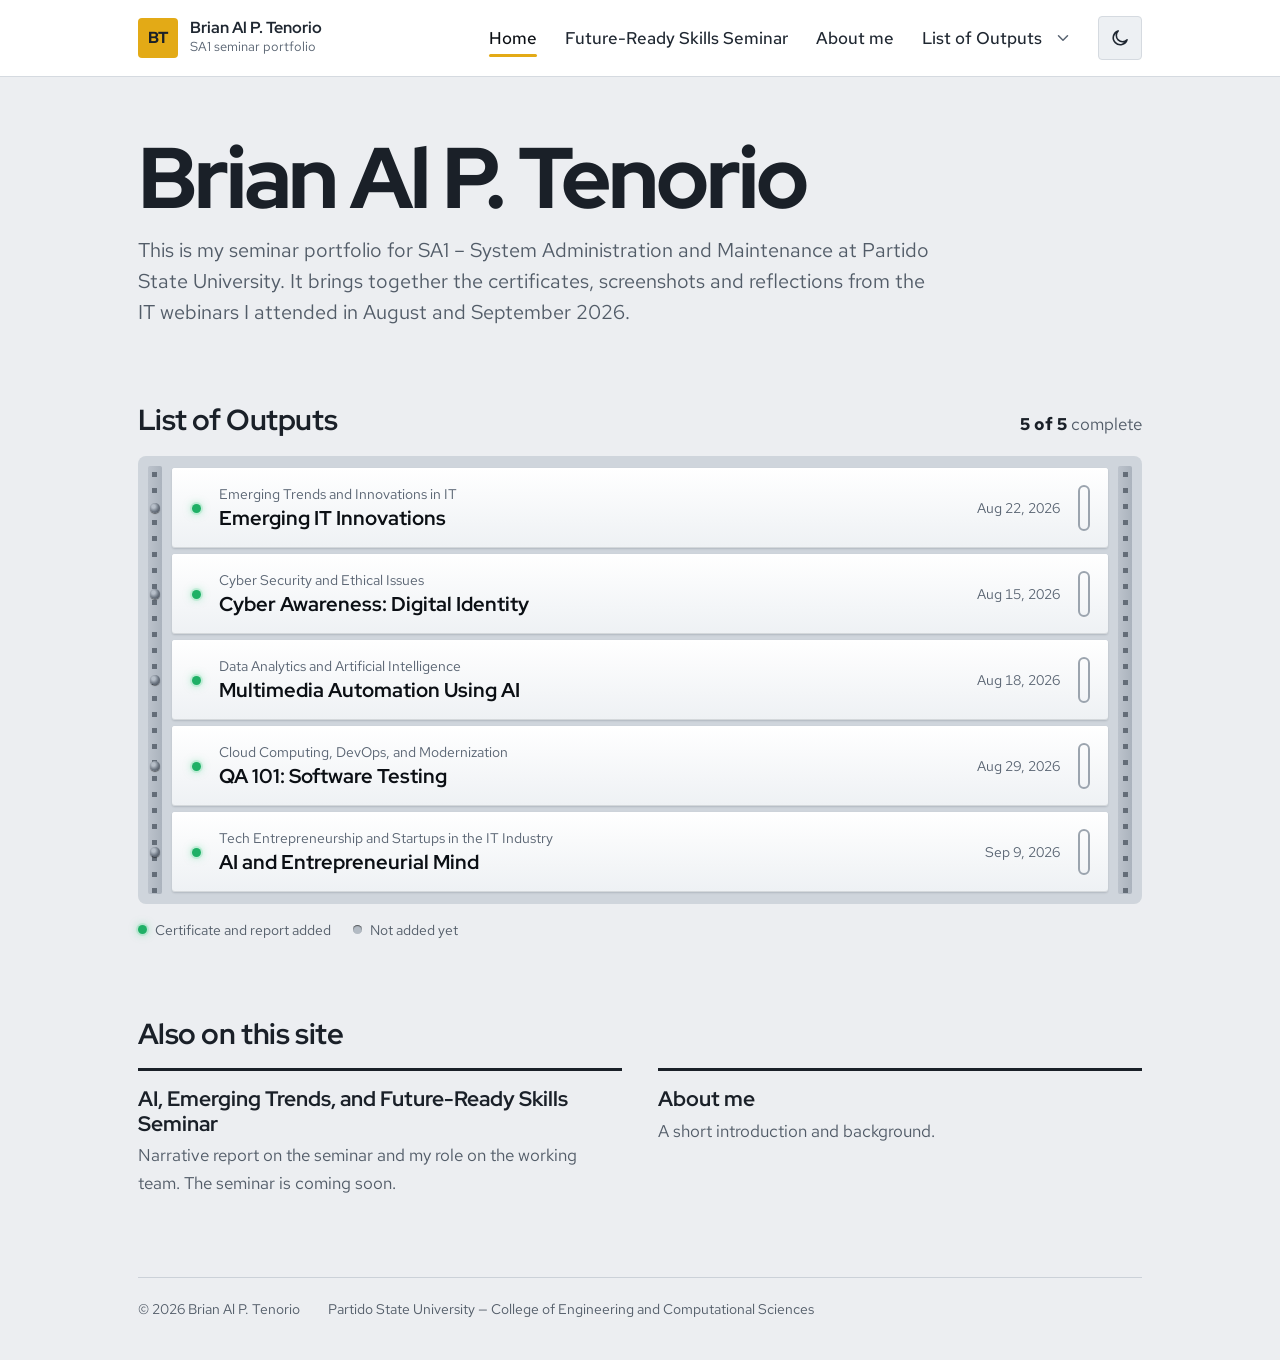
<file: index.html>
<!DOCTYPE html>
<html lang="en">
<head>
<meta charset="utf-8">
<meta name="viewport" content="width=device-width, initial-scale=1">
<title>Brian Al P. Tenorio — SA1 seminar portfolio</title>
<meta name="description" content="Seminar portfolio of Brian Al P. Tenorio for SA1 – System Administration and Maintenance at Partido State University: certificates, narrative reports and photo documentation.">
<meta name="author" content="Brian Al P. Tenorio">
<meta name="theme-color" content="#ffffff" media="(prefers-color-scheme: light)">
<meta name="theme-color" content="#0f1216" media="(prefers-color-scheme: dark)">
<link rel="icon" href="data:image/svg+xml,%3Csvg%20xmlns%3D%27http%3A//www.w3.org/2000/svg%27%20viewBox%3D%270%200%2064%2064%27%3E%3Crect%20width%3D%2764%27%20height%3D%2764%27%20rx%3D%2710%27%20fill%3D%27%23E3AA16%27/%3E%3Ctext%20x%3D%2732%27%20y%3D%2742%27%20font-family%3D%27Arial%2C%20sans-serif%27%20font-size%3D%2727%27%20font-weight%3D%27800%27%20text-anchor%3D%27middle%27%20fill%3D%27%231A2028%27%3EBT%3C/text%3E%3C/svg%3E">
<link rel="preconnect" href="https://fonts.googleapis.com">
<link rel="preconnect" href="https://fonts.gstatic.com" crossorigin>
<link rel="stylesheet" href="https://fonts.googleapis.com/css2?family=Red+Hat+Display:wght@500;700;800&amp;family=Red+Hat+Mono:wght@500&amp;family=Red+Hat+Text:ital,wght@0,400;0,500;0,600;0,700;1,400&amp;display=swap">
<link rel="stylesheet" href="css/style.css?v=9">
<script>(function(){var d=document.documentElement;d.classList.add("js");try{var t=localStorage.getItem("theme");if(t==="dark"||t==="light")d.setAttribute("data-theme",t);}catch(e){}})();</script>
</head>
<body>
<a class="skip-link" href="#main">Skip to content</a>
<header class="topbar">
  <div class="topbar-inner">
    
    <a class="brand" href="index.html">
      <span class="brand-mark" aria-hidden="true">BT</span>
      <span><span class="brand-name">Brian Al P. Tenorio</span><span class="brand-sub">SA1 seminar portfolio</span></span>
    </a>
    <button class="menu-btn" type="button" aria-expanded="false" aria-controls="site-nav"><svg class="icon-open" viewBox="0 0 24 24" fill="none" stroke="currentColor" stroke-width="2" stroke-linecap="round" aria-hidden="true"><path d="M4 7h16M4 12h16M4 17h16"/></svg><svg class="icon-close" viewBox="0 0 24 24" fill="none" stroke="currentColor" stroke-width="2" stroke-linecap="round" aria-hidden="true"><path d="M6 6l12 12M18 6L6 18"/></svg><span class="menu-btn-text">Menu</span></button>
    <nav class="nav" id="site-nav" aria-label="Main">
      <ul class="nav-list">
        <li><a href="index.html" aria-current="page">Home</a></li>
        <li><a href="digital-literacy-seminar.html">Future-Ready Skills Seminar</a></li>
        <li><a href="about-me.html">About me</a></li>
        <li class="has-sub">
          <a href="list-of-outputs.html">List of Outputs</a>
          <button class="sub-toggle" type="button" aria-expanded="false" aria-controls="outputs-menu" title="Show the five topics"><span class="visually-hidden">Show the five topics</span><svg viewBox="0 0 24 24" fill="none" stroke="currentColor" stroke-width="2" stroke-linecap="round" stroke-linejoin="round" aria-hidden="true"><path d="m6 9 6 6 6-6"/></svg></button>
          <ul class="nav-sub" id="outputs-menu">
            <li><a href="output-emerging-trends.html"><span class="led on" aria-hidden="true"></span><span>Emerging Trends and Innovations in IT<span class="visually-hidden"> (complete)</span></span></a></li>
            <li><a href="output-cyber-security.html"><span class="led on" aria-hidden="true"></span><span>Cyber Security and Ethical Issues<span class="visually-hidden"> (complete)</span></span></a></li>
            <li><a href="output-data-analytics.html"><span class="led on" aria-hidden="true"></span><span>Data Analytics and Artificial Intelligence<span class="visually-hidden"> (complete)</span></span></a></li>
            <li><a href="output-cloud-computing.html"><span class="led on" aria-hidden="true"></span><span>Cloud Computing, DevOps, and Modernization<span class="visually-hidden"> (complete)</span></span></a></li>
            <li><a href="output-tech-entrepreneurship.html"><span class="led on" aria-hidden="true"></span><span>Tech Entrepreneurship and Startups in the IT Industry<span class="visually-hidden"> (complete)</span></span></a></li>
          </ul>
        </li>
      </ul>
    </nav>
    <button class="theme-btn" type="button" aria-pressed="false" title="Switch to dark mode"><span class="visually-hidden">Dark mode</span><svg class="icon-moon" viewBox="0 0 24 24" fill="none" stroke="currentColor" stroke-width="1.9" stroke-linecap="round" stroke-linejoin="round" aria-hidden="true"><path d="M20.5 14.2A8.5 8.5 0 1 1 9.8 3.5a6.7 6.7 0 0 0 10.7 10.7z"/></svg><svg class="icon-sun" viewBox="0 0 24 24" fill="none" stroke="currentColor" stroke-width="1.9" stroke-linecap="round" stroke-linejoin="round" aria-hidden="true"><circle cx="12" cy="12" r="4.2"/><path d="M12 2.5v2.2M12 19.3v2.2M4.6 4.6l1.6 1.6M17.8 17.8l1.6 1.6M2.5 12h2.2M19.3 12h2.2M4.6 19.4l1.6-1.6M17.8 6.2l1.6-1.6"/></svg></button>
  </div>
</header>

<main class="main" id="main">
  <div class="page">
      <section class="hero" aria-labelledby="hero-name">
        
        <h1 class="hero-name" id="hero-name">Brian Al P. Tenorio</h1>
        <p class="lead">This is my seminar portfolio for SA1 – System Administration and Maintenance at Partido State University. It brings together the certificates, screenshots and reflections from the IT webinars I attended in August and September 2026.</p>
      </section>

      <section class="section" aria-labelledby="outputs-title">
        <div class="rack-head">
          <h2 class="section-title" id="outputs-title">List of Outputs</h2>
          <p class="rack-status"><strong>5 of 5</strong> complete</p>
        </div>
    <ul class="rack">
      <li>
        <a class="unit" href="output-emerging-trends.html" style="--i:0">
          <span class="led on" aria-hidden="true"></span>
          <span class="unit-text">
            <span class="unit-track">Emerging Trends and Innovations in IT</span>
            <span class="unit-title">Emerging IT Innovations</span>
          </span>
          <span class="unit-date">Aug 22, 2026<span class="visually-hidden">, complete</span></span>
          <span class="unit-handle" aria-hidden="true"></span>
        </a>
      </li>
      <li>
        <a class="unit" href="output-cyber-security.html" style="--i:1">
          <span class="led on" aria-hidden="true"></span>
          <span class="unit-text">
            <span class="unit-track">Cyber Security and Ethical Issues</span>
            <span class="unit-title">Cyber Awareness: Digital Identity</span>
          </span>
          <span class="unit-date">Aug 15, 2026<span class="visually-hidden">, complete</span></span>
          <span class="unit-handle" aria-hidden="true"></span>
        </a>
      </li>
      <li>
        <a class="unit" href="output-data-analytics.html" style="--i:2">
          <span class="led on" aria-hidden="true"></span>
          <span class="unit-text">
            <span class="unit-track">Data Analytics and Artificial Intelligence</span>
            <span class="unit-title">Multimedia Automation Using AI</span>
          </span>
          <span class="unit-date">Aug 18, 2026<span class="visually-hidden">, complete</span></span>
          <span class="unit-handle" aria-hidden="true"></span>
        </a>
      </li>
      <li>
        <a class="unit" href="output-cloud-computing.html" style="--i:3">
          <span class="led on" aria-hidden="true"></span>
          <span class="unit-text">
            <span class="unit-track">Cloud Computing, DevOps, and Modernization</span>
            <span class="unit-title">QA 101: Software Testing</span>
          </span>
          <span class="unit-date">Aug 29, 2026<span class="visually-hidden">, complete</span></span>
          <span class="unit-handle" aria-hidden="true"></span>
        </a>
      </li>
      <li>
        <a class="unit" href="output-tech-entrepreneurship.html" style="--i:4">
          <span class="led on" aria-hidden="true"></span>
          <span class="unit-text">
            <span class="unit-track">Tech Entrepreneurship and Startups in the IT Industry</span>
            <span class="unit-title">AI and Entrepreneurial Mind</span>
          </span>
          <span class="unit-date">Sep 9, 2026<span class="visually-hidden">, complete</span></span>
          <span class="unit-handle" aria-hidden="true"></span>
        </a>
      </li>
    </ul>
    <ul class="legend" aria-label="What the lights mean">
      <li><span class="led on" aria-hidden="true"></span>Certificate and report added</li>
      <li><span class="led" aria-hidden="true"></span>Not added yet</li>
    </ul>
      </section>

      <section class="section" aria-labelledby="more-title">
        <h2 class="section-title" id="more-title">Also on this site</h2>
        <div class="more-grid">
          <a class="more-link" href="digital-literacy-seminar.html">
            <span class="more-title">AI, Emerging Trends, and Future-Ready Skills Seminar</span>
            <span class="more-desc">Narrative report on the seminar and my role on the working team. The seminar is coming soon.</span>
          </a>
          <a class="more-link" href="about-me.html">
            <span class="more-title">About me</span>
            <span class="more-desc">A short introduction and background.</span>
          </a>
        </div>
      </section>

      <footer class="site-foot">
        
        <span>&copy; 2026 Brian Al P. Tenorio</span>
        <span>Partido State University &mdash; College of Engineering and Computational Sciences</span>
      </footer>
  </div>
</main>
<script src="js/main.js?v=9" defer></script>
</body>
</html>
</file>
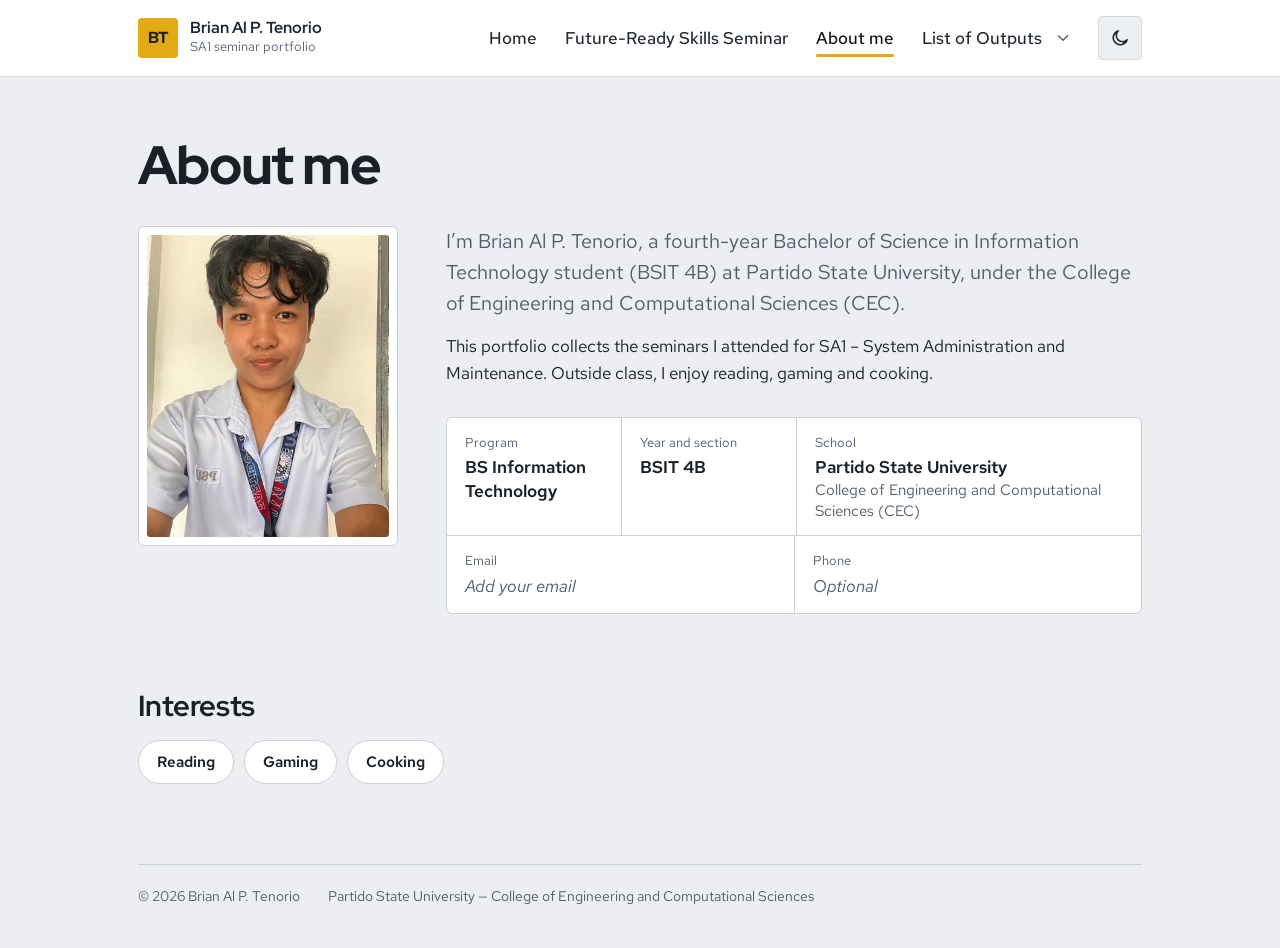
<file: about-me.html>
<!DOCTYPE html>
<html lang="en">
<head>
<meta charset="utf-8">
<meta name="viewport" content="width=device-width, initial-scale=1">
<title>About me — Brian Al P. Tenorio</title>
<meta name="description" content="About Brian Al P. Tenorio, a BSIT 4B student at Partido State University.">
<meta name="author" content="Brian Al P. Tenorio">
<meta name="theme-color" content="#ffffff" media="(prefers-color-scheme: light)">
<meta name="theme-color" content="#0f1216" media="(prefers-color-scheme: dark)">
<link rel="icon" href="data:image/svg+xml,%3Csvg%20xmlns%3D%27http%3A//www.w3.org/2000/svg%27%20viewBox%3D%270%200%2064%2064%27%3E%3Crect%20width%3D%2764%27%20height%3D%2764%27%20rx%3D%2710%27%20fill%3D%27%23E3AA16%27/%3E%3Ctext%20x%3D%2732%27%20y%3D%2742%27%20font-family%3D%27Arial%2C%20sans-serif%27%20font-size%3D%2727%27%20font-weight%3D%27800%27%20text-anchor%3D%27middle%27%20fill%3D%27%231A2028%27%3EBT%3C/text%3E%3C/svg%3E">
<link rel="preconnect" href="https://fonts.googleapis.com">
<link rel="preconnect" href="https://fonts.gstatic.com" crossorigin>
<link rel="stylesheet" href="https://fonts.googleapis.com/css2?family=Red+Hat+Display:wght@500;700;800&amp;family=Red+Hat+Mono:wght@500&amp;family=Red+Hat+Text:ital,wght@0,400;0,500;0,600;0,700;1,400&amp;display=swap">
<link rel="stylesheet" href="css/style.css?v=9">
<script>(function(){var d=document.documentElement;d.classList.add("js");try{var t=localStorage.getItem("theme");if(t==="dark"||t==="light")d.setAttribute("data-theme",t);}catch(e){}})();</script>
</head>
<body>
<a class="skip-link" href="#main">Skip to content</a>
<header class="topbar">
  <div class="topbar-inner">
    
    <a class="brand" href="index.html">
      <span class="brand-mark" aria-hidden="true">BT</span>
      <span><span class="brand-name">Brian Al P. Tenorio</span><span class="brand-sub">SA1 seminar portfolio</span></span>
    </a>
    <button class="menu-btn" type="button" aria-expanded="false" aria-controls="site-nav"><svg class="icon-open" viewBox="0 0 24 24" fill="none" stroke="currentColor" stroke-width="2" stroke-linecap="round" aria-hidden="true"><path d="M4 7h16M4 12h16M4 17h16"/></svg><svg class="icon-close" viewBox="0 0 24 24" fill="none" stroke="currentColor" stroke-width="2" stroke-linecap="round" aria-hidden="true"><path d="M6 6l12 12M18 6L6 18"/></svg><span class="menu-btn-text">Menu</span></button>
    <nav class="nav" id="site-nav" aria-label="Main">
      <ul class="nav-list">
        <li><a href="index.html">Home</a></li>
        <li><a href="digital-literacy-seminar.html">Future-Ready Skills Seminar</a></li>
        <li><a href="about-me.html" aria-current="page">About me</a></li>
        <li class="has-sub">
          <a href="list-of-outputs.html">List of Outputs</a>
          <button class="sub-toggle" type="button" aria-expanded="false" aria-controls="outputs-menu" title="Show the five topics"><span class="visually-hidden">Show the five topics</span><svg viewBox="0 0 24 24" fill="none" stroke="currentColor" stroke-width="2" stroke-linecap="round" stroke-linejoin="round" aria-hidden="true"><path d="m6 9 6 6 6-6"/></svg></button>
          <ul class="nav-sub" id="outputs-menu">
            <li><a href="output-emerging-trends.html"><span class="led on" aria-hidden="true"></span><span>Emerging Trends and Innovations in IT<span class="visually-hidden"> (complete)</span></span></a></li>
            <li><a href="output-cyber-security.html"><span class="led on" aria-hidden="true"></span><span>Cyber Security and Ethical Issues<span class="visually-hidden"> (complete)</span></span></a></li>
            <li><a href="output-data-analytics.html"><span class="led on" aria-hidden="true"></span><span>Data Analytics and Artificial Intelligence<span class="visually-hidden"> (complete)</span></span></a></li>
            <li><a href="output-cloud-computing.html"><span class="led on" aria-hidden="true"></span><span>Cloud Computing, DevOps, and Modernization<span class="visually-hidden"> (complete)</span></span></a></li>
            <li><a href="output-tech-entrepreneurship.html"><span class="led on" aria-hidden="true"></span><span>Tech Entrepreneurship and Startups in the IT Industry<span class="visually-hidden"> (complete)</span></span></a></li>
          </ul>
        </li>
      </ul>
    </nav>
    <button class="theme-btn" type="button" aria-pressed="false" title="Switch to dark mode"><span class="visually-hidden">Dark mode</span><svg class="icon-moon" viewBox="0 0 24 24" fill="none" stroke="currentColor" stroke-width="1.9" stroke-linecap="round" stroke-linejoin="round" aria-hidden="true"><path d="M20.5 14.2A8.5 8.5 0 1 1 9.8 3.5a6.7 6.7 0 0 0 10.7 10.7z"/></svg><svg class="icon-sun" viewBox="0 0 24 24" fill="none" stroke="currentColor" stroke-width="1.9" stroke-linecap="round" stroke-linejoin="round" aria-hidden="true"><circle cx="12" cy="12" r="4.2"/><path d="M12 2.5v2.2M12 19.3v2.2M4.6 4.6l1.6 1.6M17.8 17.8l1.6 1.6M2.5 12h2.2M19.3 12h2.2M4.6 19.4l1.6-1.6M17.8 6.2l1.6-1.6"/></svg></button>
  </div>
</header>

<main class="main" id="main">
  <div class="page">
      <h1 class="page-title">About me</h1>

      <div class="profile">
        
        <figure class="profile-photo">
          <img src="images/profile-sm.jpg" srcset="images/profile-sm.jpg 400w, images/profile-full.jpg 800w" sizes="(min-width: 820px) 260px, 220px" width="400" height="500" alt="Photo of Brian Al P. Tenorio in his Partido State University uniform" decoding="async">
        </figure>
        <div>
          
          <p class="lead">I’m Brian Al P. Tenorio, a fourth-year Bachelor of Science in Information Technology student (BSIT 4B) at Partido State University, under the College of Engineering and Computational Sciences (CEC).</p>
          <p class="about-text">This portfolio collects the seminars I attended for SA1 – System Administration and Maintenance. Outside class, I enjoy reading, gaming and cooking.</p>
          
          <dl class="spec">
            <div><dt>Program</dt><dd>BS Information Technology</dd></div>
            <div><dt>Year and section</dt><dd>BSIT 4B</dd></div>
            <div class="wide"><dt>School</dt><dd>Partido State University <span class="sub">College of Engineering and Computational Sciences (CEC)</span></dd></div>
            <div><dt>Email</dt><dd class="tbd">Add your email</dd></div>
            <div><dt>Phone</dt><dd class="tbd">Optional</dd></div>
          </dl>
        </div>
      </div>

      <section class="section" aria-labelledby="interests-title">
        <h2 class="section-title" id="interests-title">Interests</h2>
        
        <ul class="tags">
          <li>Reading</li>
          <li>Gaming</li>
          <li>Cooking</li>
        </ul>
      </section>

      <footer class="site-foot">
        
        <span>&copy; 2026 Brian Al P. Tenorio</span>
        <span>Partido State University &mdash; College of Engineering and Computational Sciences</span>
      </footer>
  </div>
</main>
<script src="js/main.js?v=9" defer></script>
</body>
</html>
</file>
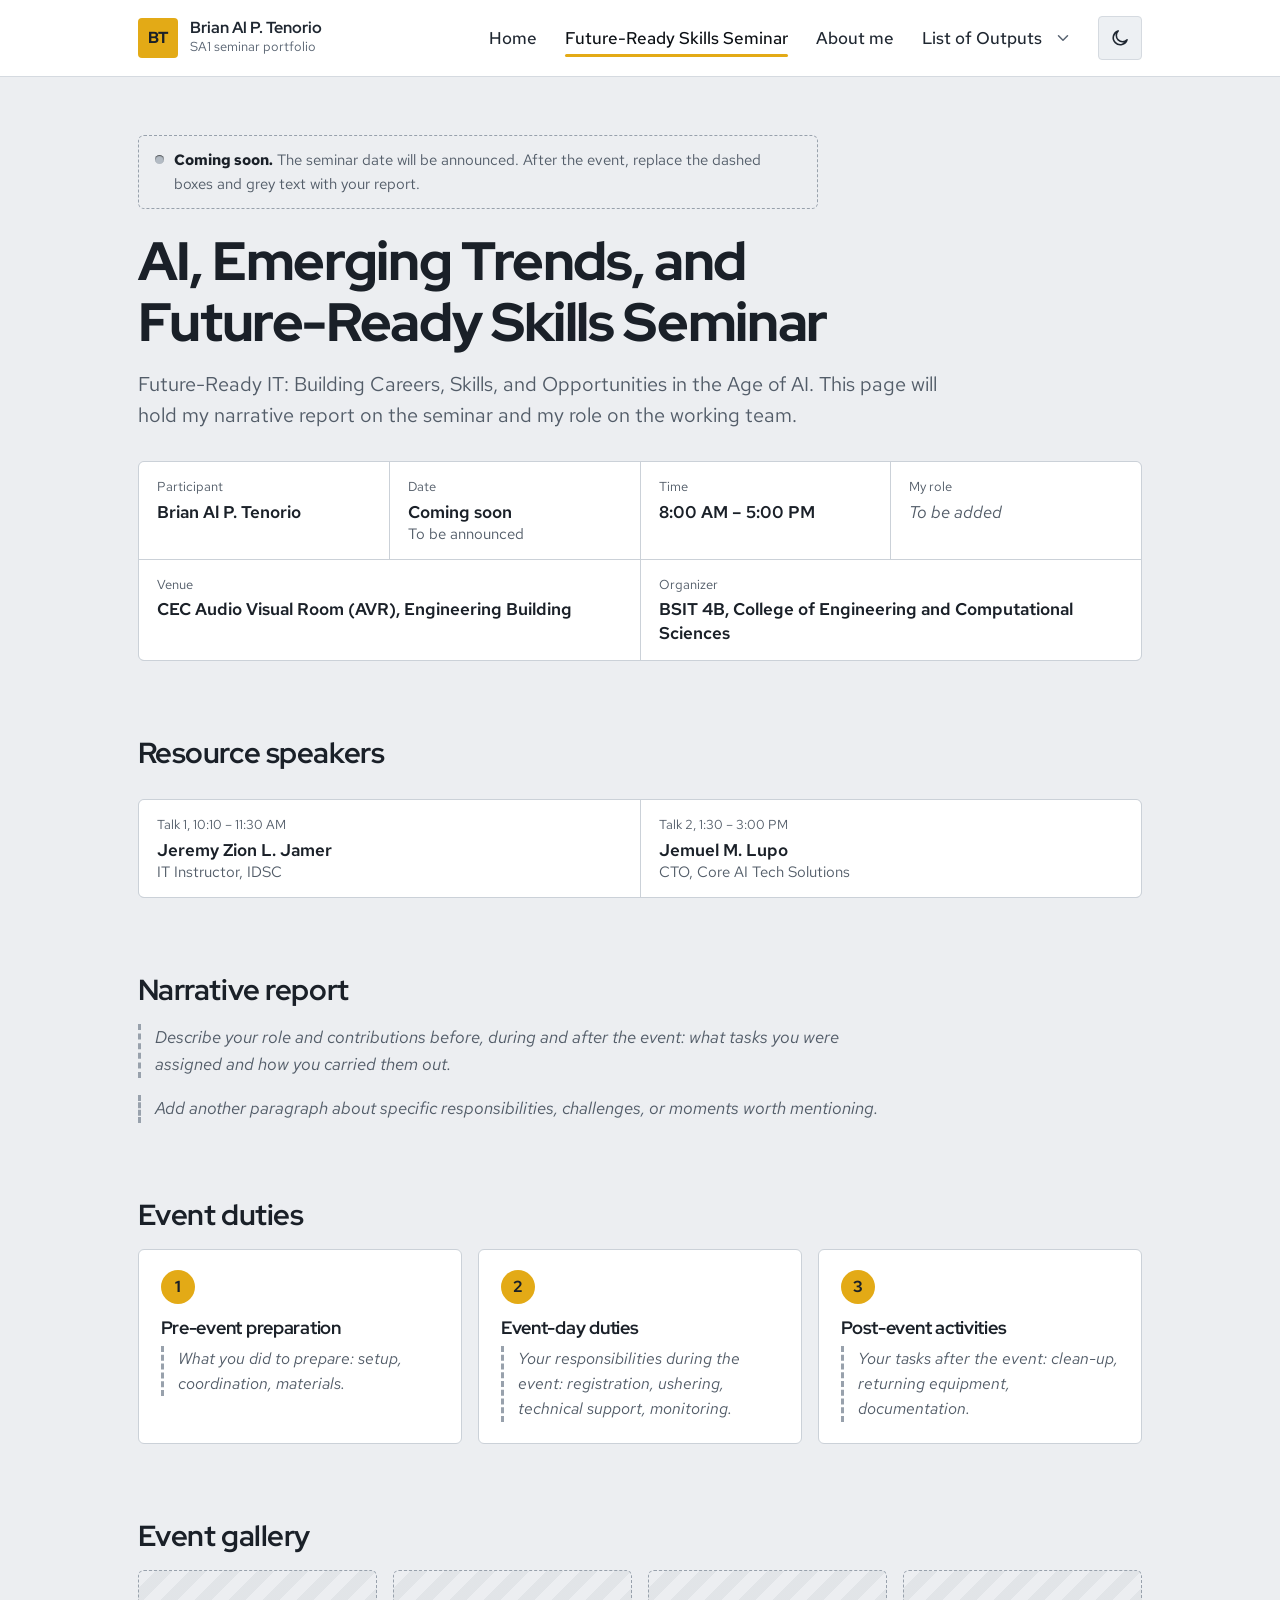
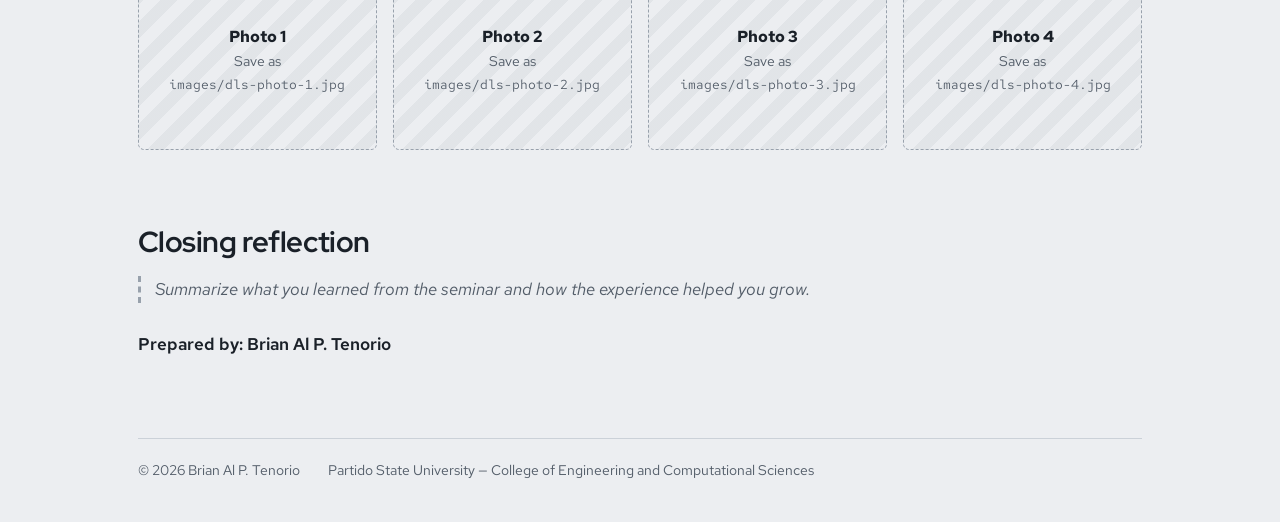
<file: digital-literacy-seminar.html>
<!DOCTYPE html>
<html lang="en">
<head>
<meta charset="utf-8">
<meta name="viewport" content="width=device-width, initial-scale=1">
<title>AI, Emerging Trends, and Future-Ready Skills Seminar — Brian Al P. Tenorio</title>
<meta name="description" content="Narrative report on the AI, Emerging Trends, and Future-Ready Skills Seminar and the role of Brian Al P. Tenorio on the working team.">
<meta name="author" content="Brian Al P. Tenorio">
<meta name="theme-color" content="#ffffff" media="(prefers-color-scheme: light)">
<meta name="theme-color" content="#0f1216" media="(prefers-color-scheme: dark)">
<link rel="icon" href="data:image/svg+xml,%3Csvg%20xmlns%3D%27http%3A//www.w3.org/2000/svg%27%20viewBox%3D%270%200%2064%2064%27%3E%3Crect%20width%3D%2764%27%20height%3D%2764%27%20rx%3D%2710%27%20fill%3D%27%23E3AA16%27/%3E%3Ctext%20x%3D%2732%27%20y%3D%2742%27%20font-family%3D%27Arial%2C%20sans-serif%27%20font-size%3D%2727%27%20font-weight%3D%27800%27%20text-anchor%3D%27middle%27%20fill%3D%27%231A2028%27%3EBT%3C/text%3E%3C/svg%3E">
<link rel="preconnect" href="https://fonts.googleapis.com">
<link rel="preconnect" href="https://fonts.gstatic.com" crossorigin>
<link rel="stylesheet" href="https://fonts.googleapis.com/css2?family=Red+Hat+Display:wght@500;700;800&amp;family=Red+Hat+Mono:wght@500&amp;family=Red+Hat+Text:ital,wght@0,400;0,500;0,600;0,700;1,400&amp;display=swap">
<link rel="stylesheet" href="css/style.css?v=9">
<script>(function(){var d=document.documentElement;d.classList.add("js");try{var t=localStorage.getItem("theme");if(t==="dark"||t==="light")d.setAttribute("data-theme",t);}catch(e){}})();</script>
</head>
<body>
<a class="skip-link" href="#main">Skip to content</a>
<header class="topbar">
  <div class="topbar-inner">
    
    <a class="brand" href="index.html">
      <span class="brand-mark" aria-hidden="true">BT</span>
      <span><span class="brand-name">Brian Al P. Tenorio</span><span class="brand-sub">SA1 seminar portfolio</span></span>
    </a>
    <button class="menu-btn" type="button" aria-expanded="false" aria-controls="site-nav"><svg class="icon-open" viewBox="0 0 24 24" fill="none" stroke="currentColor" stroke-width="2" stroke-linecap="round" aria-hidden="true"><path d="M4 7h16M4 12h16M4 17h16"/></svg><svg class="icon-close" viewBox="0 0 24 24" fill="none" stroke="currentColor" stroke-width="2" stroke-linecap="round" aria-hidden="true"><path d="M6 6l12 12M18 6L6 18"/></svg><span class="menu-btn-text">Menu</span></button>
    <nav class="nav" id="site-nav" aria-label="Main">
      <ul class="nav-list">
        <li><a href="index.html">Home</a></li>
        <li><a href="digital-literacy-seminar.html" aria-current="page">Future-Ready Skills Seminar</a></li>
        <li><a href="about-me.html">About me</a></li>
        <li class="has-sub">
          <a href="list-of-outputs.html">List of Outputs</a>
          <button class="sub-toggle" type="button" aria-expanded="false" aria-controls="outputs-menu" title="Show the five topics"><span class="visually-hidden">Show the five topics</span><svg viewBox="0 0 24 24" fill="none" stroke="currentColor" stroke-width="2" stroke-linecap="round" stroke-linejoin="round" aria-hidden="true"><path d="m6 9 6 6 6-6"/></svg></button>
          <ul class="nav-sub" id="outputs-menu">
            <li><a href="output-emerging-trends.html"><span class="led on" aria-hidden="true"></span><span>Emerging Trends and Innovations in IT<span class="visually-hidden"> (complete)</span></span></a></li>
            <li><a href="output-cyber-security.html"><span class="led on" aria-hidden="true"></span><span>Cyber Security and Ethical Issues<span class="visually-hidden"> (complete)</span></span></a></li>
            <li><a href="output-data-analytics.html"><span class="led on" aria-hidden="true"></span><span>Data Analytics and Artificial Intelligence<span class="visually-hidden"> (complete)</span></span></a></li>
            <li><a href="output-cloud-computing.html"><span class="led on" aria-hidden="true"></span><span>Cloud Computing, DevOps, and Modernization<span class="visually-hidden"> (complete)</span></span></a></li>
            <li><a href="output-tech-entrepreneurship.html"><span class="led on" aria-hidden="true"></span><span>Tech Entrepreneurship and Startups in the IT Industry<span class="visually-hidden"> (complete)</span></span></a></li>
          </ul>
        </li>
      </ul>
    </nav>
    <button class="theme-btn" type="button" aria-pressed="false" title="Switch to dark mode"><span class="visually-hidden">Dark mode</span><svg class="icon-moon" viewBox="0 0 24 24" fill="none" stroke="currentColor" stroke-width="1.9" stroke-linecap="round" stroke-linejoin="round" aria-hidden="true"><path d="M20.5 14.2A8.5 8.5 0 1 1 9.8 3.5a6.7 6.7 0 0 0 10.7 10.7z"/></svg><svg class="icon-sun" viewBox="0 0 24 24" fill="none" stroke="currentColor" stroke-width="1.9" stroke-linecap="round" stroke-linejoin="round" aria-hidden="true"><circle cx="12" cy="12" r="4.2"/><path d="M12 2.5v2.2M12 19.3v2.2M4.6 4.6l1.6 1.6M17.8 17.8l1.6 1.6M2.5 12h2.2M19.3 12h2.2M4.6 19.4l1.6-1.6M17.8 6.2l1.6-1.6"/></svg></button>
  </div>
</header>

<main class="main" id="main">
  <div class="page">
      <p class="placeholder-flag"><span class="led" aria-hidden="true"></span><span><strong>Coming soon.</strong> The seminar date will be announced. After the event, replace the dashed boxes and grey text with your report.</span></p>
      
      <h1 class="page-title">AI, Emerging Trends, and Future-Ready Skills Seminar</h1>
      <p class="lead">Future-Ready IT: Building Careers, Skills, and Opportunities in the Age of AI. This page will hold my narrative report on the seminar and my role on the working team.</p>
      
      <dl class="spec">
        <div><dt>Participant</dt><dd>Brian Al P. Tenorio</dd></div>
        <div><dt>Date</dt><dd>Coming soon <span class="sub">To be announced</span></dd></div>
        <div><dt>Time</dt><dd>8:00 AM – 5:00 PM</dd></div>
        <div><dt>My role</dt><dd class="tbd">To be added</dd></div>
        <div class="wide"><dt>Venue</dt><dd>CEC Audio Visual Room (AVR), Engineering Building</dd></div>
        <div class="wide"><dt>Organizer</dt><dd>BSIT 4B, College of Engineering and Computational Sciences</dd></div>
      </dl>

      <section class="section" aria-labelledby="speakers-title">
        <h2 class="section-title" id="speakers-title">Resource speakers</h2>
        <dl class="spec spec-talks">
          <div class="wide"><dt>Talk 1, 10:10 – 11:30 AM</dt><dd>Jeremy Zion L. Jamer <span class="sub">IT Instructor, IDSC</span></dd></div>
          <div class="wide"><dt>Talk 2, 1:30 – 3:00 PM</dt><dd>Jemuel M. Lupo <span class="sub">CTO, Core AI Tech Solutions</span></dd></div>
        </dl>
      </section>

      <section class="section" aria-labelledby="report-title">
        <h2 class="section-title" id="report-title">Narrative report</h2>
        
        <p class="draft">Describe your role and contributions before, during and after the event: what tasks you were assigned and how you carried them out.</p>
        <p class="draft">Add another paragraph about specific responsibilities, challenges, or moments worth mentioning.</p>
      </section>

      <section class="section" aria-labelledby="duties-title">
        <h2 class="section-title" id="duties-title">Event duties</h2>
        <ol class="steps">
          <li class="step">
            <h3>Pre-event preparation</h3>
            
            <p class="draft">What you did to prepare: setup, coordination, materials.</p>
          </li>
          <li class="step">
            <h3>Event-day duties</h3>
            
            <p class="draft">Your responsibilities during the event: registration, ushering, technical support, monitoring.</p>
          </li>
          <li class="step">
            <h3>Post-event activities</h3>
            
            <p class="draft">Your tasks after the event: clean-up, returning equipment, documentation.</p>
          </li>
        </ol>
      </section>

      <section class="section" aria-labelledby="gallery-title">
        <h2 class="section-title" id="gallery-title">Event gallery</h2>
        
        <div class="slot-grid">
          <div class="slot"><strong>Photo 1</strong>Save as <code>images/dls-photo-1.jpg</code></div>
          <div class="slot"><strong>Photo 2</strong>Save as <code>images/dls-photo-2.jpg</code></div>
          <div class="slot"><strong>Photo 3</strong>Save as <code>images/dls-photo-3.jpg</code></div>
          <div class="slot"><strong>Photo 4</strong>Save as <code>images/dls-photo-4.jpg</code></div>
        </div>
      </section>

      <section class="section" aria-labelledby="closing-title">
        <h2 class="section-title" id="closing-title">Closing reflection</h2>
        
        <p class="draft">Summarize what you learned from the seminar and how the experience helped you grow.</p>
        <p class="signature">Prepared by: Brian Al P. Tenorio</p>
      </section>

      <footer class="site-foot">
        
        <span>&copy; 2026 Brian Al P. Tenorio</span>
        <span>Partido State University &mdash; College of Engineering and Computational Sciences</span>
      </footer>
  </div>
</main>
<script src="js/main.js?v=9" defer></script>
</body>
</html>
</file>
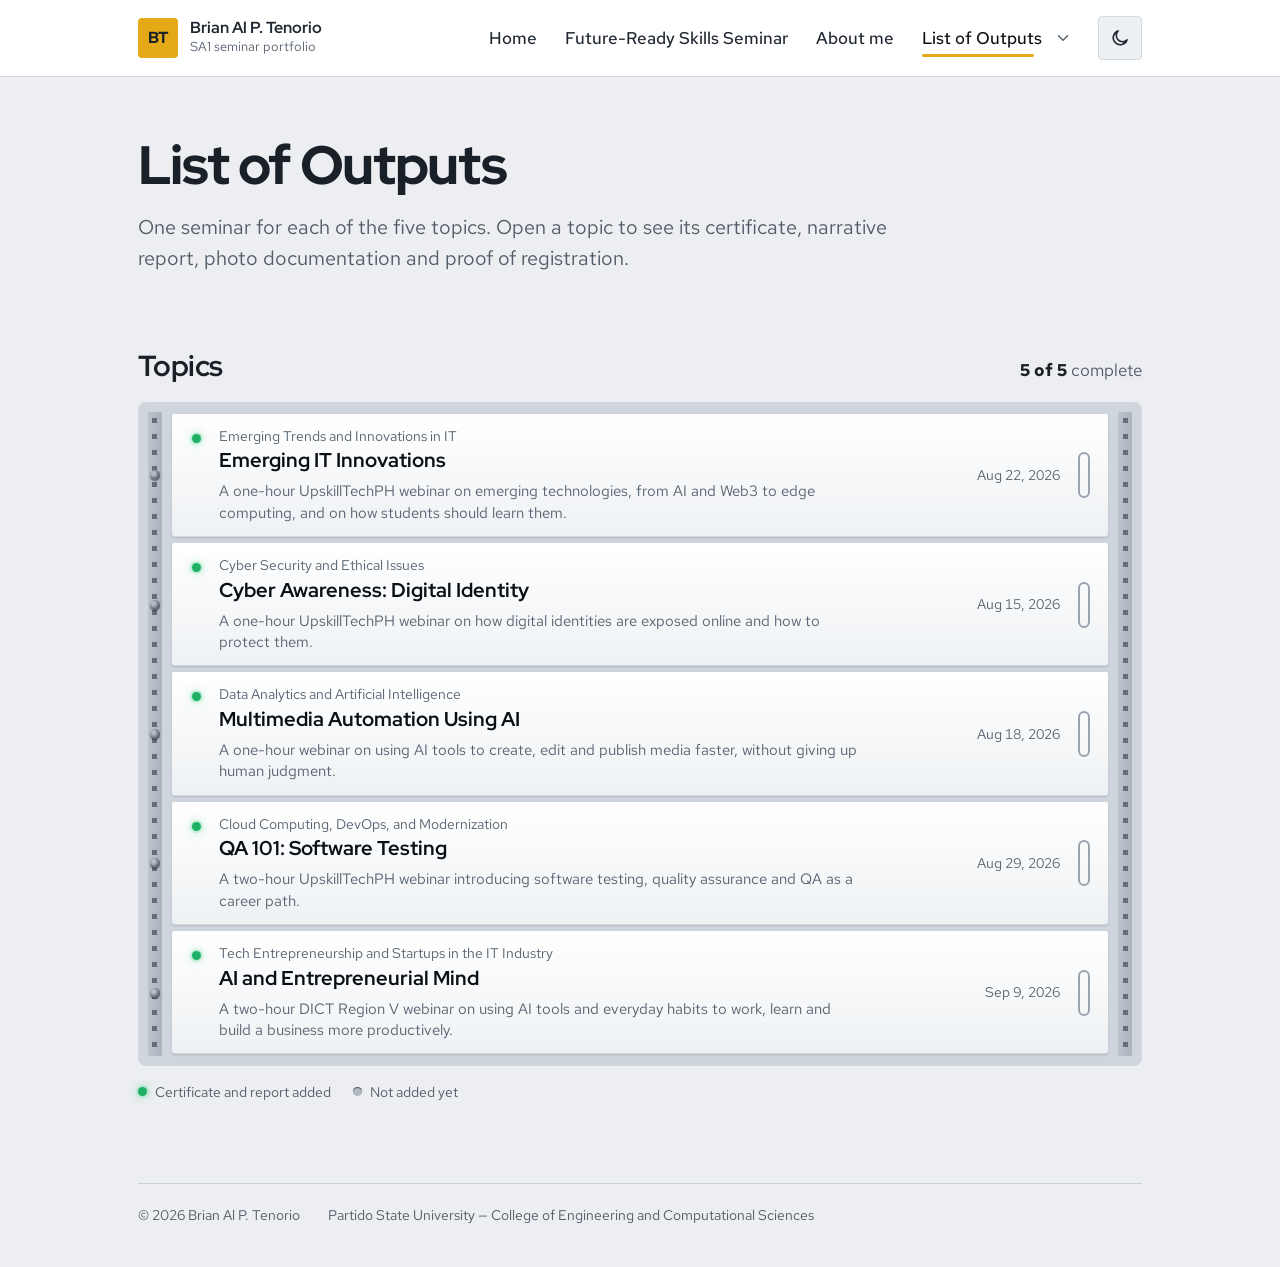
<file: list-of-outputs.html>
<!DOCTYPE html>
<html lang="en">
<head>
<meta charset="utf-8">
<meta name="viewport" content="width=device-width, initial-scale=1">
<title>List of Outputs — Brian Al P. Tenorio</title>
<meta name="description" content="The five seminar outputs of Brian Al P. Tenorio, one for each topic.">
<meta name="author" content="Brian Al P. Tenorio">
<meta name="theme-color" content="#ffffff" media="(prefers-color-scheme: light)">
<meta name="theme-color" content="#0f1216" media="(prefers-color-scheme: dark)">
<link rel="icon" href="data:image/svg+xml,%3Csvg%20xmlns%3D%27http%3A//www.w3.org/2000/svg%27%20viewBox%3D%270%200%2064%2064%27%3E%3Crect%20width%3D%2764%27%20height%3D%2764%27%20rx%3D%2710%27%20fill%3D%27%23E3AA16%27/%3E%3Ctext%20x%3D%2732%27%20y%3D%2742%27%20font-family%3D%27Arial%2C%20sans-serif%27%20font-size%3D%2727%27%20font-weight%3D%27800%27%20text-anchor%3D%27middle%27%20fill%3D%27%231A2028%27%3EBT%3C/text%3E%3C/svg%3E">
<link rel="preconnect" href="https://fonts.googleapis.com">
<link rel="preconnect" href="https://fonts.gstatic.com" crossorigin>
<link rel="stylesheet" href="https://fonts.googleapis.com/css2?family=Red+Hat+Display:wght@500;700;800&amp;family=Red+Hat+Mono:wght@500&amp;family=Red+Hat+Text:ital,wght@0,400;0,500;0,600;0,700;1,400&amp;display=swap">
<link rel="stylesheet" href="css/style.css?v=9">
<script>(function(){var d=document.documentElement;d.classList.add("js");try{var t=localStorage.getItem("theme");if(t==="dark"||t==="light")d.setAttribute("data-theme",t);}catch(e){}})();</script>
</head>
<body>
<a class="skip-link" href="#main">Skip to content</a>
<header class="topbar">
  <div class="topbar-inner">
    
    <a class="brand" href="index.html">
      <span class="brand-mark" aria-hidden="true">BT</span>
      <span><span class="brand-name">Brian Al P. Tenorio</span><span class="brand-sub">SA1 seminar portfolio</span></span>
    </a>
    <button class="menu-btn" type="button" aria-expanded="false" aria-controls="site-nav"><svg class="icon-open" viewBox="0 0 24 24" fill="none" stroke="currentColor" stroke-width="2" stroke-linecap="round" aria-hidden="true"><path d="M4 7h16M4 12h16M4 17h16"/></svg><svg class="icon-close" viewBox="0 0 24 24" fill="none" stroke="currentColor" stroke-width="2" stroke-linecap="round" aria-hidden="true"><path d="M6 6l12 12M18 6L6 18"/></svg><span class="menu-btn-text">Menu</span></button>
    <nav class="nav" id="site-nav" aria-label="Main">
      <ul class="nav-list">
        <li><a href="index.html">Home</a></li>
        <li><a href="digital-literacy-seminar.html">Future-Ready Skills Seminar</a></li>
        <li><a href="about-me.html">About me</a></li>
        <li class="has-sub">
          <a href="list-of-outputs.html" aria-current="page">List of Outputs</a>
          <button class="sub-toggle" type="button" aria-expanded="false" aria-controls="outputs-menu" title="Show the five topics"><span class="visually-hidden">Show the five topics</span><svg viewBox="0 0 24 24" fill="none" stroke="currentColor" stroke-width="2" stroke-linecap="round" stroke-linejoin="round" aria-hidden="true"><path d="m6 9 6 6 6-6"/></svg></button>
          <ul class="nav-sub" id="outputs-menu">
            <li><a href="output-emerging-trends.html"><span class="led on" aria-hidden="true"></span><span>Emerging Trends and Innovations in IT<span class="visually-hidden"> (complete)</span></span></a></li>
            <li><a href="output-cyber-security.html"><span class="led on" aria-hidden="true"></span><span>Cyber Security and Ethical Issues<span class="visually-hidden"> (complete)</span></span></a></li>
            <li><a href="output-data-analytics.html"><span class="led on" aria-hidden="true"></span><span>Data Analytics and Artificial Intelligence<span class="visually-hidden"> (complete)</span></span></a></li>
            <li><a href="output-cloud-computing.html"><span class="led on" aria-hidden="true"></span><span>Cloud Computing, DevOps, and Modernization<span class="visually-hidden"> (complete)</span></span></a></li>
            <li><a href="output-tech-entrepreneurship.html"><span class="led on" aria-hidden="true"></span><span>Tech Entrepreneurship and Startups in the IT Industry<span class="visually-hidden"> (complete)</span></span></a></li>
          </ul>
        </li>
      </ul>
    </nav>
    <button class="theme-btn" type="button" aria-pressed="false" title="Switch to dark mode"><span class="visually-hidden">Dark mode</span><svg class="icon-moon" viewBox="0 0 24 24" fill="none" stroke="currentColor" stroke-width="1.9" stroke-linecap="round" stroke-linejoin="round" aria-hidden="true"><path d="M20.5 14.2A8.5 8.5 0 1 1 9.8 3.5a6.7 6.7 0 0 0 10.7 10.7z"/></svg><svg class="icon-sun" viewBox="0 0 24 24" fill="none" stroke="currentColor" stroke-width="1.9" stroke-linecap="round" stroke-linejoin="round" aria-hidden="true"><circle cx="12" cy="12" r="4.2"/><path d="M12 2.5v2.2M12 19.3v2.2M4.6 4.6l1.6 1.6M17.8 17.8l1.6 1.6M2.5 12h2.2M19.3 12h2.2M4.6 19.4l1.6-1.6M17.8 6.2l1.6-1.6"/></svg></button>
  </div>
</header>

<main class="main" id="main">
  <div class="page">
      <h1 class="page-title">List of Outputs</h1>
      <p class="lead">One seminar for each of the five topics. Open a topic to see its certificate, narrative report, photo documentation and proof of registration.</p>

      <section class="section" aria-labelledby="rack-title">
        <div class="rack-head">
          <h2 class="section-title" id="rack-title">Topics</h2>
          <p class="rack-status"><strong>5 of 5</strong> complete</p>
        </div>
    <ul class="rack rack--detailed">
      <li>
        <a class="unit" href="output-emerging-trends.html" style="--i:0">
          <span class="led on" aria-hidden="true"></span>
          <span class="unit-text">
            <span class="unit-track">Emerging Trends and Innovations in IT</span>
            <span class="unit-title">Emerging IT Innovations</span>
          <span class="unit-desc">A one-hour UpskillTechPH webinar on emerging technologies, from AI and Web3 to edge computing, and on how students should learn them.</span>
          </span>
          <span class="unit-date">Aug 22, 2026<span class="visually-hidden">, complete</span></span>
          <span class="unit-handle" aria-hidden="true"></span>
        </a>
      </li>
      <li>
        <a class="unit" href="output-cyber-security.html" style="--i:1">
          <span class="led on" aria-hidden="true"></span>
          <span class="unit-text">
            <span class="unit-track">Cyber Security and Ethical Issues</span>
            <span class="unit-title">Cyber Awareness: Digital Identity</span>
          <span class="unit-desc">A one-hour UpskillTechPH webinar on how digital identities are exposed online and how to protect them.</span>
          </span>
          <span class="unit-date">Aug 15, 2026<span class="visually-hidden">, complete</span></span>
          <span class="unit-handle" aria-hidden="true"></span>
        </a>
      </li>
      <li>
        <a class="unit" href="output-data-analytics.html" style="--i:2">
          <span class="led on" aria-hidden="true"></span>
          <span class="unit-text">
            <span class="unit-track">Data Analytics and Artificial Intelligence</span>
            <span class="unit-title">Multimedia Automation Using AI</span>
          <span class="unit-desc">A one-hour webinar on using AI tools to create, edit and publish media faster, without giving up human judgment.</span>
          </span>
          <span class="unit-date">Aug 18, 2026<span class="visually-hidden">, complete</span></span>
          <span class="unit-handle" aria-hidden="true"></span>
        </a>
      </li>
      <li>
        <a class="unit" href="output-cloud-computing.html" style="--i:3">
          <span class="led on" aria-hidden="true"></span>
          <span class="unit-text">
            <span class="unit-track">Cloud Computing, DevOps, and Modernization</span>
            <span class="unit-title">QA 101: Software Testing</span>
          <span class="unit-desc">A two-hour UpskillTechPH webinar introducing software testing, quality assurance and QA as a career path.</span>
          </span>
          <span class="unit-date">Aug 29, 2026<span class="visually-hidden">, complete</span></span>
          <span class="unit-handle" aria-hidden="true"></span>
        </a>
      </li>
      <li>
        <a class="unit" href="output-tech-entrepreneurship.html" style="--i:4">
          <span class="led on" aria-hidden="true"></span>
          <span class="unit-text">
            <span class="unit-track">Tech Entrepreneurship and Startups in the IT Industry</span>
            <span class="unit-title">AI and Entrepreneurial Mind</span>
          <span class="unit-desc">A two-hour DICT Region V webinar on using AI tools and everyday habits to work, learn and build a business more productively.</span>
          </span>
          <span class="unit-date">Sep 9, 2026<span class="visually-hidden">, complete</span></span>
          <span class="unit-handle" aria-hidden="true"></span>
        </a>
      </li>
    </ul>
    <ul class="legend" aria-label="What the lights mean">
      <li><span class="led on" aria-hidden="true"></span>Certificate and report added</li>
      <li><span class="led" aria-hidden="true"></span>Not added yet</li>
    </ul>
      </section>

      <footer class="site-foot">
        
        <span>&copy; 2026 Brian Al P. Tenorio</span>
        <span>Partido State University &mdash; College of Engineering and Computational Sciences</span>
      </footer>
  </div>
</main>
<script src="js/main.js?v=9" defer></script>
</body>
</html>
</file>
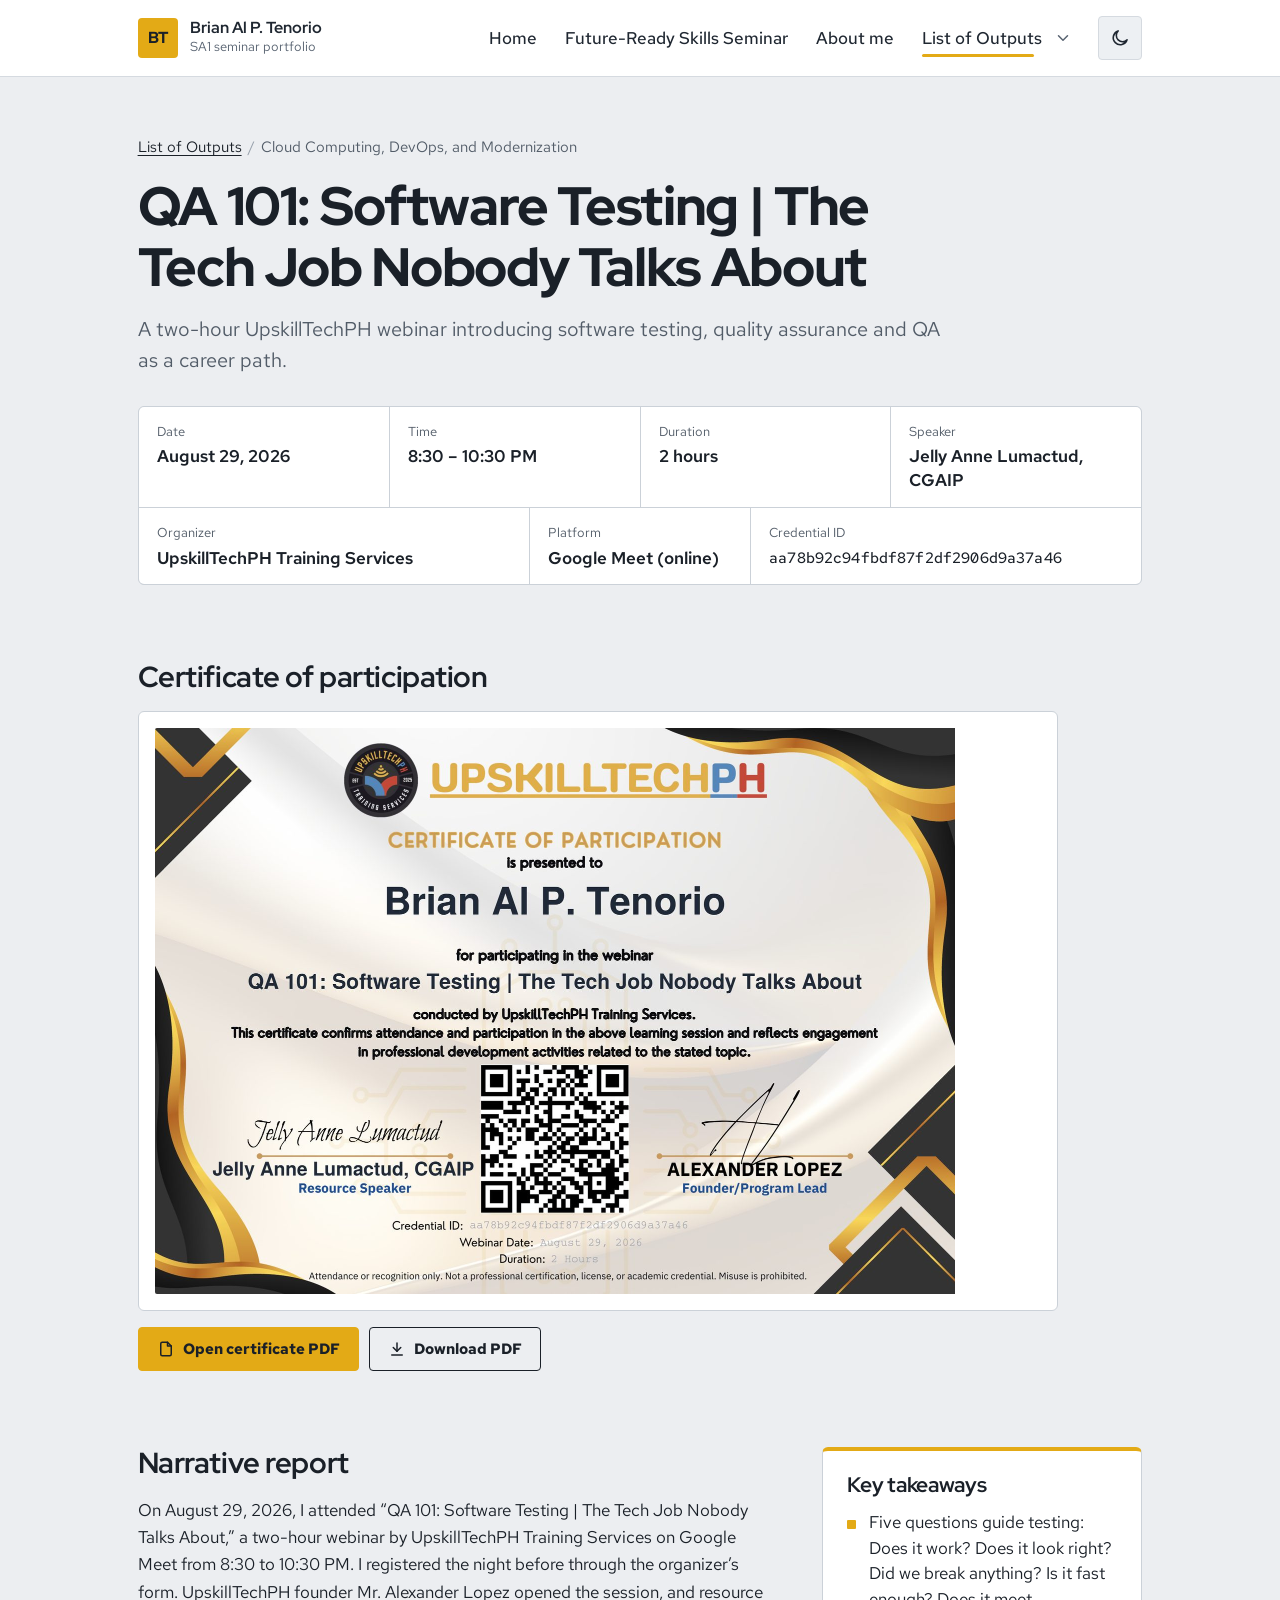
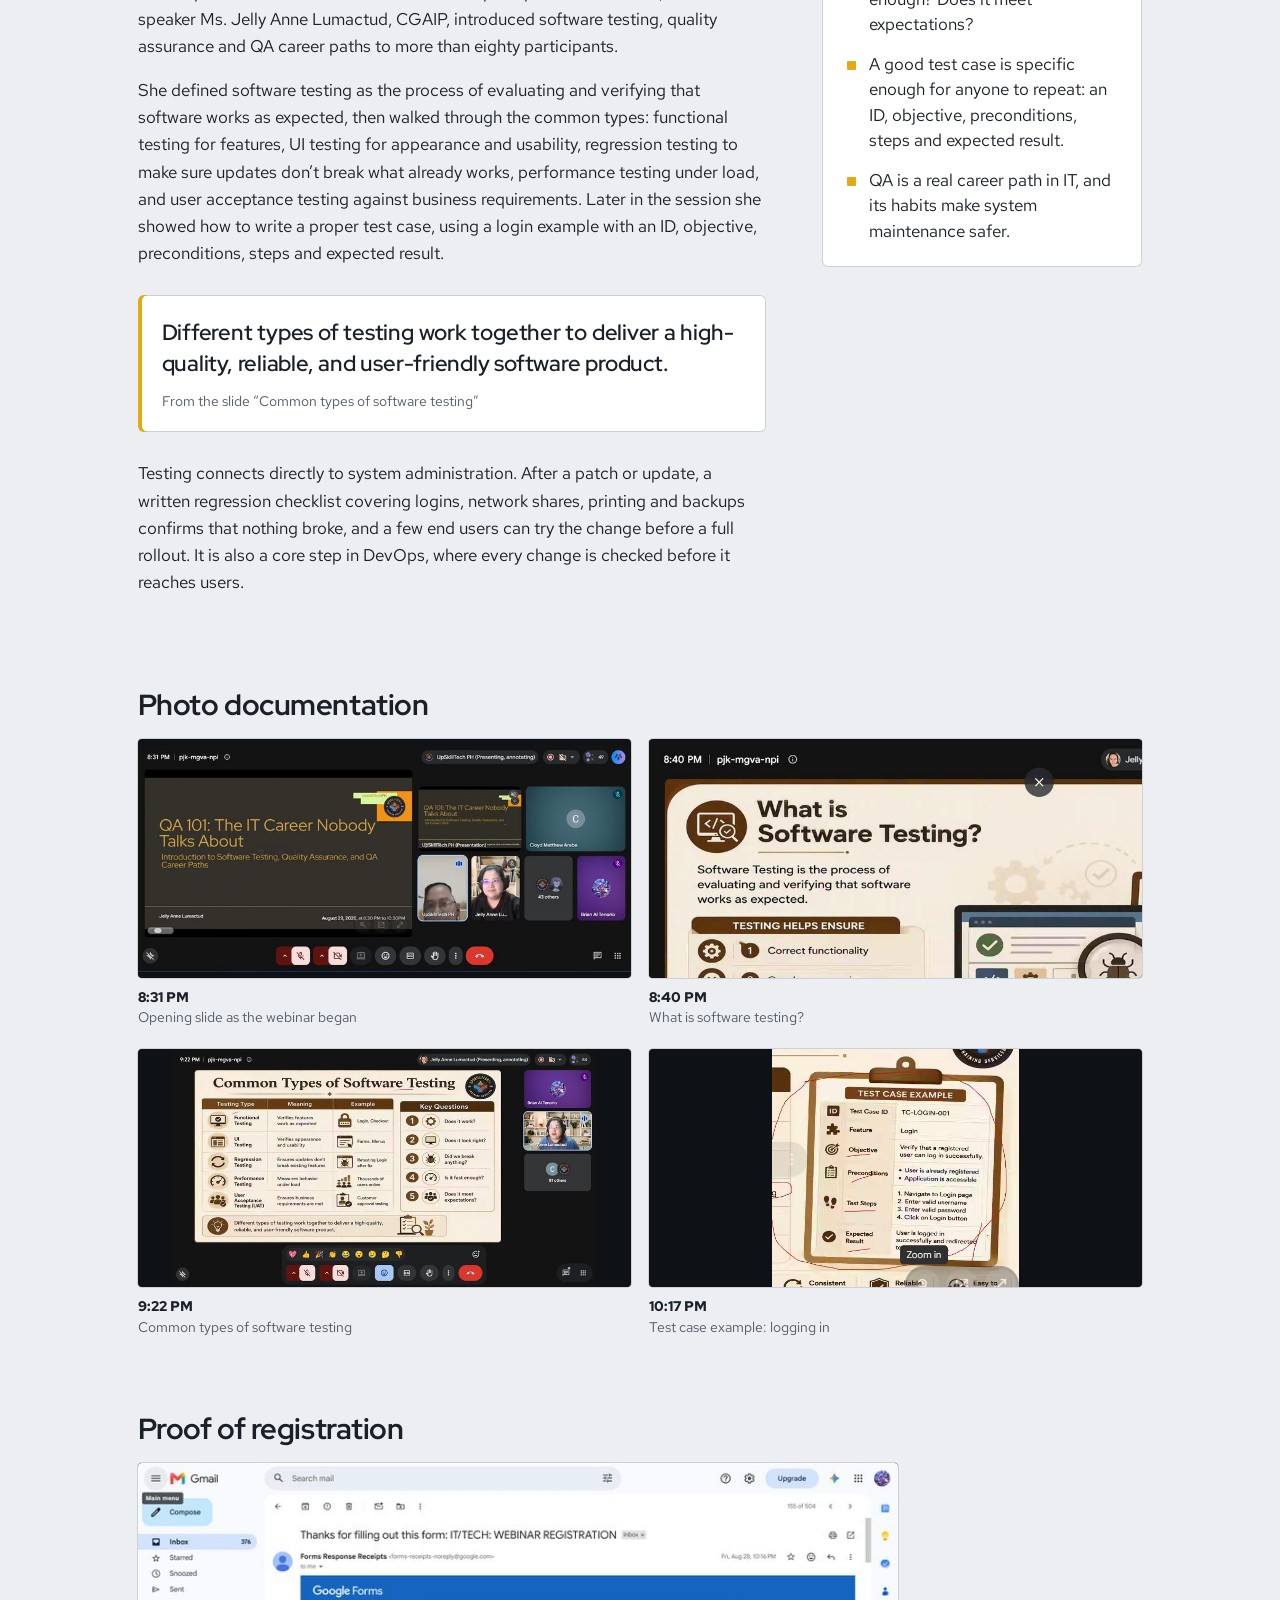
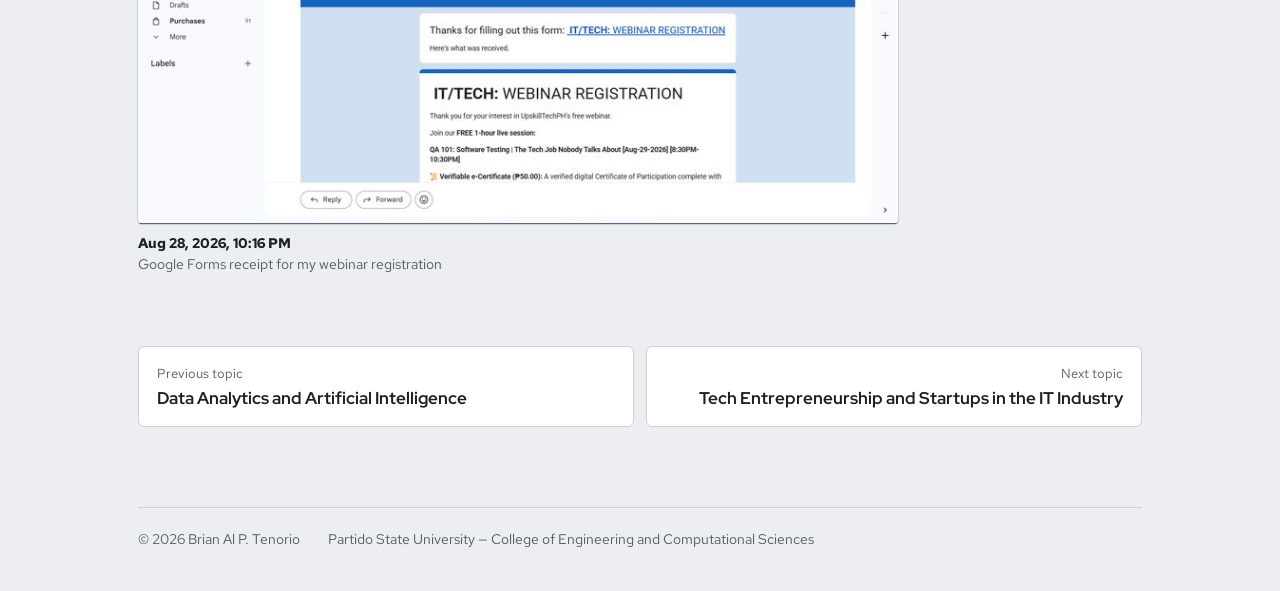
<file: output-cloud-computing.html>
<!DOCTYPE html>
<html lang="en">
<head>
<meta charset="utf-8">
<meta name="viewport" content="width=device-width, initial-scale=1">
<title>Cloud Computing, DevOps, and Modernization — Brian Al P. Tenorio</title>
<meta name="description" content="QA 101: Software Testing | The Tech Job Nobody Talks About: certificate, narrative report and photo documentation by Brian Al P. Tenorio.">
<meta name="author" content="Brian Al P. Tenorio">
<meta name="theme-color" content="#ffffff" media="(prefers-color-scheme: light)">
<meta name="theme-color" content="#0f1216" media="(prefers-color-scheme: dark)">
<link rel="icon" href="data:image/svg+xml,%3Csvg%20xmlns%3D%27http%3A//www.w3.org/2000/svg%27%20viewBox%3D%270%200%2064%2064%27%3E%3Crect%20width%3D%2764%27%20height%3D%2764%27%20rx%3D%2710%27%20fill%3D%27%23E3AA16%27/%3E%3Ctext%20x%3D%2732%27%20y%3D%2742%27%20font-family%3D%27Arial%2C%20sans-serif%27%20font-size%3D%2727%27%20font-weight%3D%27800%27%20text-anchor%3D%27middle%27%20fill%3D%27%231A2028%27%3EBT%3C/text%3E%3C/svg%3E">
<link rel="preconnect" href="https://fonts.googleapis.com">
<link rel="preconnect" href="https://fonts.gstatic.com" crossorigin>
<link rel="stylesheet" href="https://fonts.googleapis.com/css2?family=Red+Hat+Display:wght@500;700;800&amp;family=Red+Hat+Mono:wght@500&amp;family=Red+Hat+Text:ital,wght@0,400;0,500;0,600;0,700;1,400&amp;display=swap">
<link rel="stylesheet" href="css/style.css?v=9">
<script>(function(){var d=document.documentElement;d.classList.add("js");try{var t=localStorage.getItem("theme");if(t==="dark"||t==="light")d.setAttribute("data-theme",t);}catch(e){}})();</script>
</head>
<body>
<a class="skip-link" href="#main">Skip to content</a>
<header class="topbar">
  <div class="topbar-inner">
    
    <a class="brand" href="index.html">
      <span class="brand-mark" aria-hidden="true">BT</span>
      <span><span class="brand-name">Brian Al P. Tenorio</span><span class="brand-sub">SA1 seminar portfolio</span></span>
    </a>
    <button class="menu-btn" type="button" aria-expanded="false" aria-controls="site-nav"><svg class="icon-open" viewBox="0 0 24 24" fill="none" stroke="currentColor" stroke-width="2" stroke-linecap="round" aria-hidden="true"><path d="M4 7h16M4 12h16M4 17h16"/></svg><svg class="icon-close" viewBox="0 0 24 24" fill="none" stroke="currentColor" stroke-width="2" stroke-linecap="round" aria-hidden="true"><path d="M6 6l12 12M18 6L6 18"/></svg><span class="menu-btn-text">Menu</span></button>
    <nav class="nav" id="site-nav" aria-label="Main">
      <ul class="nav-list">
        <li><a href="index.html">Home</a></li>
        <li><a href="digital-literacy-seminar.html">Future-Ready Skills Seminar</a></li>
        <li><a href="about-me.html">About me</a></li>
        <li class="has-sub">
          <a href="list-of-outputs.html" class="is-section">List of Outputs</a>
          <button class="sub-toggle" type="button" aria-expanded="false" aria-controls="outputs-menu" title="Show the five topics"><span class="visually-hidden">Show the five topics</span><svg viewBox="0 0 24 24" fill="none" stroke="currentColor" stroke-width="2" stroke-linecap="round" stroke-linejoin="round" aria-hidden="true"><path d="m6 9 6 6 6-6"/></svg></button>
          <ul class="nav-sub" id="outputs-menu">
            <li><a href="output-emerging-trends.html"><span class="led on" aria-hidden="true"></span><span>Emerging Trends and Innovations in IT<span class="visually-hidden"> (complete)</span></span></a></li>
            <li><a href="output-cyber-security.html"><span class="led on" aria-hidden="true"></span><span>Cyber Security and Ethical Issues<span class="visually-hidden"> (complete)</span></span></a></li>
            <li><a href="output-data-analytics.html"><span class="led on" aria-hidden="true"></span><span>Data Analytics and Artificial Intelligence<span class="visually-hidden"> (complete)</span></span></a></li>
            <li><a href="output-cloud-computing.html" aria-current="page"><span class="led on" aria-hidden="true"></span><span>Cloud Computing, DevOps, and Modernization<span class="visually-hidden"> (complete)</span></span></a></li>
            <li><a href="output-tech-entrepreneurship.html"><span class="led on" aria-hidden="true"></span><span>Tech Entrepreneurship and Startups in the IT Industry<span class="visually-hidden"> (complete)</span></span></a></li>
          </ul>
        </li>
      </ul>
    </nav>
    <button class="theme-btn" type="button" aria-pressed="false" title="Switch to dark mode"><span class="visually-hidden">Dark mode</span><svg class="icon-moon" viewBox="0 0 24 24" fill="none" stroke="currentColor" stroke-width="1.9" stroke-linecap="round" stroke-linejoin="round" aria-hidden="true"><path d="M20.5 14.2A8.5 8.5 0 1 1 9.8 3.5a6.7 6.7 0 0 0 10.7 10.7z"/></svg><svg class="icon-sun" viewBox="0 0 24 24" fill="none" stroke="currentColor" stroke-width="1.9" stroke-linecap="round" stroke-linejoin="round" aria-hidden="true"><circle cx="12" cy="12" r="4.2"/><path d="M12 2.5v2.2M12 19.3v2.2M4.6 4.6l1.6 1.6M17.8 17.8l1.6 1.6M2.5 12h2.2M19.3 12h2.2M4.6 19.4l1.6-1.6M17.8 6.2l1.6-1.6"/></svg></button>
  </div>
</header>

<main class="main" id="main">
  <div class="page">
      <nav class="crumbs" aria-label="Breadcrumb">
        <ol>
          <li><a href="list-of-outputs.html">List of Outputs</a></li>
          <li aria-current="page">Cloud Computing, DevOps, and Modernization</li>
        </ol>
      </nav>
      <h1 class="page-title">QA 101: Software Testing | The Tech Job Nobody Talks About</h1>
      <p class="lead">A two-hour UpskillTechPH webinar introducing software testing, quality assurance and QA as a career path.</p>
      <dl class="spec">
        <div><dt>Date</dt><dd>August 29, 2026</dd></div>
        <div><dt>Time</dt><dd>8:30 – 10:30 PM</dd></div>
        <div><dt>Duration</dt><dd>2 hours</dd></div>
        <div><dt>Speaker</dt><dd>Jelly Anne Lumactud, CGAIP</dd></div>
        <div class="wide"><dt>Organizer</dt><dd>UpskillTechPH Training Services</dd></div>
        <div><dt>Platform</dt><dd>Google Meet (online)</dd></div>
        <div class="wide"><dt>Credential ID</dt><dd class="mono">aa78b92c94fbdf87f2df2906d9a37a46</dd></div>
      </dl>

      <section class="section" aria-labelledby="cert-title">
        <h2 class="section-title" id="cert-title">Certificate of participation</h2>
        <figure class="cert-figure">
          <a href="images/s4-certificate-full.jpg" data-gallery="certificate" data-caption="Certificate of Participation awarded to Brian Al P. Tenorio for QA 101: Software Testing | The Tech Job Nobody Talks About">
            <img src="images/s4-certificate-sm.jpg" srcset="images/s4-certificate-sm.jpg 800w, images/s4-certificate-full.jpg 1600w" sizes="(min-width: 1024px) 880px, 100vw" width="800" height="566" alt="Certificate of Participation awarded to Brian Al P. Tenorio for QA 101: Software Testing | The Tech Job Nobody Talks About" decoding="async">
          </a>
        </figure>
        <div class="actions">
          <a class="btn btn-primary" href="certificates/ecert-4-qa-101-software-testing.pdf" target="_blank" rel="noopener"><svg viewBox="0 0 24 24" fill="none" stroke="currentColor" stroke-width="2" stroke-linecap="round" stroke-linejoin="round" aria-hidden="true"><path d="M14 3H7a2 2 0 0 0-2 2v14a2 2 0 0 0 2 2h10a2 2 0 0 0 2-2V8z"/><path d="M14 3v5h5"/></svg>Open certificate PDF</a>
          <a class="btn" href="certificates/ecert-4-qa-101-software-testing.pdf" download><svg viewBox="0 0 24 24" fill="none" stroke="currentColor" stroke-width="2" stroke-linecap="round" stroke-linejoin="round" aria-hidden="true"><path d="M12 4v11"/><path d="m7 10 5 5 5-5"/><path d="M5 20h14"/></svg>Download PDF</a>
        </div>
      </section>

      <section class="section report" aria-label="Narrative report and key takeaways">
        <div class="prose">
          <h2 class="section-title">Narrative report</h2>
          <p>On August 29, 2026, I attended “QA 101: Software Testing | The Tech Job Nobody Talks About,” a two-hour webinar by UpskillTechPH Training Services on Google Meet from 8:30 to 10:30 PM. I registered the night before through the organizer’s form. UpskillTechPH founder Mr. Alexander Lopez opened the session, and resource speaker Ms. Jelly Anne Lumactud, CGAIP, introduced software testing, quality assurance and QA career paths to more than eighty participants.</p>
          <p>She defined software testing as the process of evaluating and verifying that software works as expected, then walked through the common types: functional testing for features, UI testing for appearance and usability, regression testing to make sure updates don’t break what already works, performance testing under load, and user acceptance testing against business requirements. Later in the session she showed how to write a proper test case, using a login example with an ID, objective, preconditions, steps and expected result.</p>
          <blockquote class="slide-quote">
            <p>Different types of testing work together to deliver a high-quality, reliable, and user-friendly software product.</p>
            <footer>From the slide “Common types of software testing”</footer>
          </blockquote>
          <p>Testing connects directly to system administration. After a patch or update, a written regression checklist covering logins, network shares, printing and backups confirms that nothing broke, and a few end users can try the change before a full rollout. It is also a core step in DevOps, where every change is checked before it reaches users.</p>
        </div>
        <aside class="takeaways" aria-labelledby="takeaways-title">
          <h2 class="section-title" id="takeaways-title">Key takeaways</h2>
          <ul>
            <li>Five questions guide testing: Does it work? Does it look right? Did we break anything? Is it fast enough? Does it meet expectations?</li>
            <li>A good test case is specific enough for anyone to repeat: an ID, objective, preconditions, steps and expected result.</li>
            <li>QA is a real career path in IT, and its habits make system maintenance safer.</li>
          </ul>
        </aside>
      </section>

      <section class="section" aria-labelledby="docs-0-title">
        <h2 class="section-title" id="docs-0-title">Photo documentation</h2>
      <div class="gallery" style="--tile:2.070">
        <figure class="shot" style="--ar:2.180">
          <a href="images/s4-opening-full.jpg" data-gallery="docs-0" data-caption="Opening slide as the webinar began (8:31 PM)">
            <img src="images/s4-opening-sm.jpg" srcset="images/s4-opening-sm.jpg 800w, images/s4-opening-full.jpg 1600w" sizes="(min-width: 1024px) 460px, 100vw" width="800" height="367" alt="Google Meet screenshot of the QA 101 title slide with the host, the speaker and Brian Al Tenorio in the call" loading="lazy" decoding="async">
          </a>
          <figcaption><span class="when">8:31 PM</span>Opening slide as the webinar began</figcaption>
        </figure>
        <figure class="shot" style="--ar:2.070">
          <a href="images/s4-what-is-software-testing-full.jpg" data-gallery="docs-0" data-caption="What is software testing? (8:40 PM)">
            <img src="images/s4-what-is-software-testing-sm.jpg" srcset="images/s4-what-is-software-testing-sm.jpg 800w, images/s4-what-is-software-testing-full.jpg 1213w" sizes="(min-width: 1024px) 460px, 100vw" width="800" height="386" alt="Screenshot of the slide defining software testing" loading="lazy" decoding="async">
          </a>
          <figcaption><span class="when">8:40 PM</span>What is software testing?</figcaption>
        </figure>
        <figure class="shot" style="--ar:1.780">
          <a href="images/s4-types-of-testing-full.jpg" data-gallery="docs-0" data-caption="Common types of software testing (9:22 PM)">
            <img src="images/s4-types-of-testing-sm.jpg" srcset="images/s4-types-of-testing-sm.jpg 800w, images/s4-types-of-testing-full.jpg 1600w" sizes="(min-width: 1024px) 460px, 100vw" width="800" height="450" alt="Google Meet screenshot of the slide comparing functional, UI, regression, performance and user acceptance testing" loading="lazy" decoding="async">
          </a>
          <figcaption><span class="when">9:22 PM</span>Common types of software testing</figcaption>
        </figure>
        <figure class="shot" style="--ar:1.038">
          <a href="images/s4-test-case-example-full.jpg" data-gallery="docs-0" data-caption="Test case example: logging in (10:17 PM)">
            <img src="images/s4-test-case-example-sm.jpg" srcset="images/s4-test-case-example-full.jpg 468w" sizes="(min-width: 1024px) 460px, 100vw" width="468" height="451" alt="Close-up of the annotated test case example for a login feature" loading="lazy" decoding="async">
          </a>
          <figcaption><span class="when">10:17 PM</span>Test case example: logging in</figcaption>
        </figure>
      </div>
      </section>

      <section class="section" aria-labelledby="docs-1-title">
        <h2 class="section-title" id="docs-1-title">Proof of registration</h2>
      <div class="gallery gallery--single" style="--tile:2.102">
        <figure class="shot" style="--ar:2.102">
          <a href="images/s4-registration-full.jpg" data-gallery="docs-1" data-caption="Google Forms receipt for my webinar registration (Aug 28, 2026, 10:16 PM)">
            <img src="images/s4-registration-sm.jpg" srcset="images/s4-registration-sm.jpg 800w, images/s4-registration-full.jpg 1600w" sizes="(min-width: 1024px) 460px, 100vw" width="800" height="380" alt="Gmail screenshot of the Google Forms receipt for the IT/TECH webinar registration" loading="lazy" decoding="async">
          </a>
          <figcaption><span class="when">Aug 28, 2026, 10:16 PM</span>Google Forms receipt for my webinar registration</figcaption>
        </figure>
      </div>
      </section>

      <nav class="pager" aria-label="Other topics">
        <a class="pager-prev" href="output-data-analytics.html"><span class="pager-label">Previous topic</span><span class="pager-title">Data Analytics and Artificial Intelligence</span></a>
        <a class="pager-next" href="output-tech-entrepreneurship.html"><span class="pager-label">Next topic</span><span class="pager-title">Tech Entrepreneurship and Startups in the IT Industry</span></a>
      </nav>

      <footer class="site-foot">
        
        <span>&copy; 2026 Brian Al P. Tenorio</span>
        <span>Partido State University &mdash; College of Engineering and Computational Sciences</span>
      </footer>
  </div>
</main>

<dialog class="lightbox" id="lightbox" aria-label="Image viewer">
  <div class="lb-stage"><img class="lb-img" alt=""></div>
  <div class="lb-bar">
    <button class="lb-btn lb-prev" type="button" aria-label="Previous image"><svg viewBox="0 0 24 24" fill="none" stroke="currentColor" stroke-width="2" stroke-linecap="round" stroke-linejoin="round" aria-hidden="true"><path d="m15 6-6 6 6 6"/></svg></button>
    <span class="lb-count" aria-live="polite"></span>
    <button class="lb-btn lb-next" type="button" aria-label="Next image"><svg viewBox="0 0 24 24" fill="none" stroke="currentColor" stroke-width="2" stroke-linecap="round" stroke-linejoin="round" aria-hidden="true"><path d="m9 6 6 6-6 6"/></svg></button>
    <p class="lb-caption"></p>
  </div>
  <button class="lb-btn lb-close" type="button" aria-label="Close image viewer"><svg viewBox="0 0 24 24" fill="none" stroke="currentColor" stroke-width="2" stroke-linecap="round" aria-hidden="true"><path d="M6 6l12 12M18 6L6 18"/></svg></button>
</dialog>
<script src="js/main.js?v=9" defer></script>
</body>
</html>
</file>
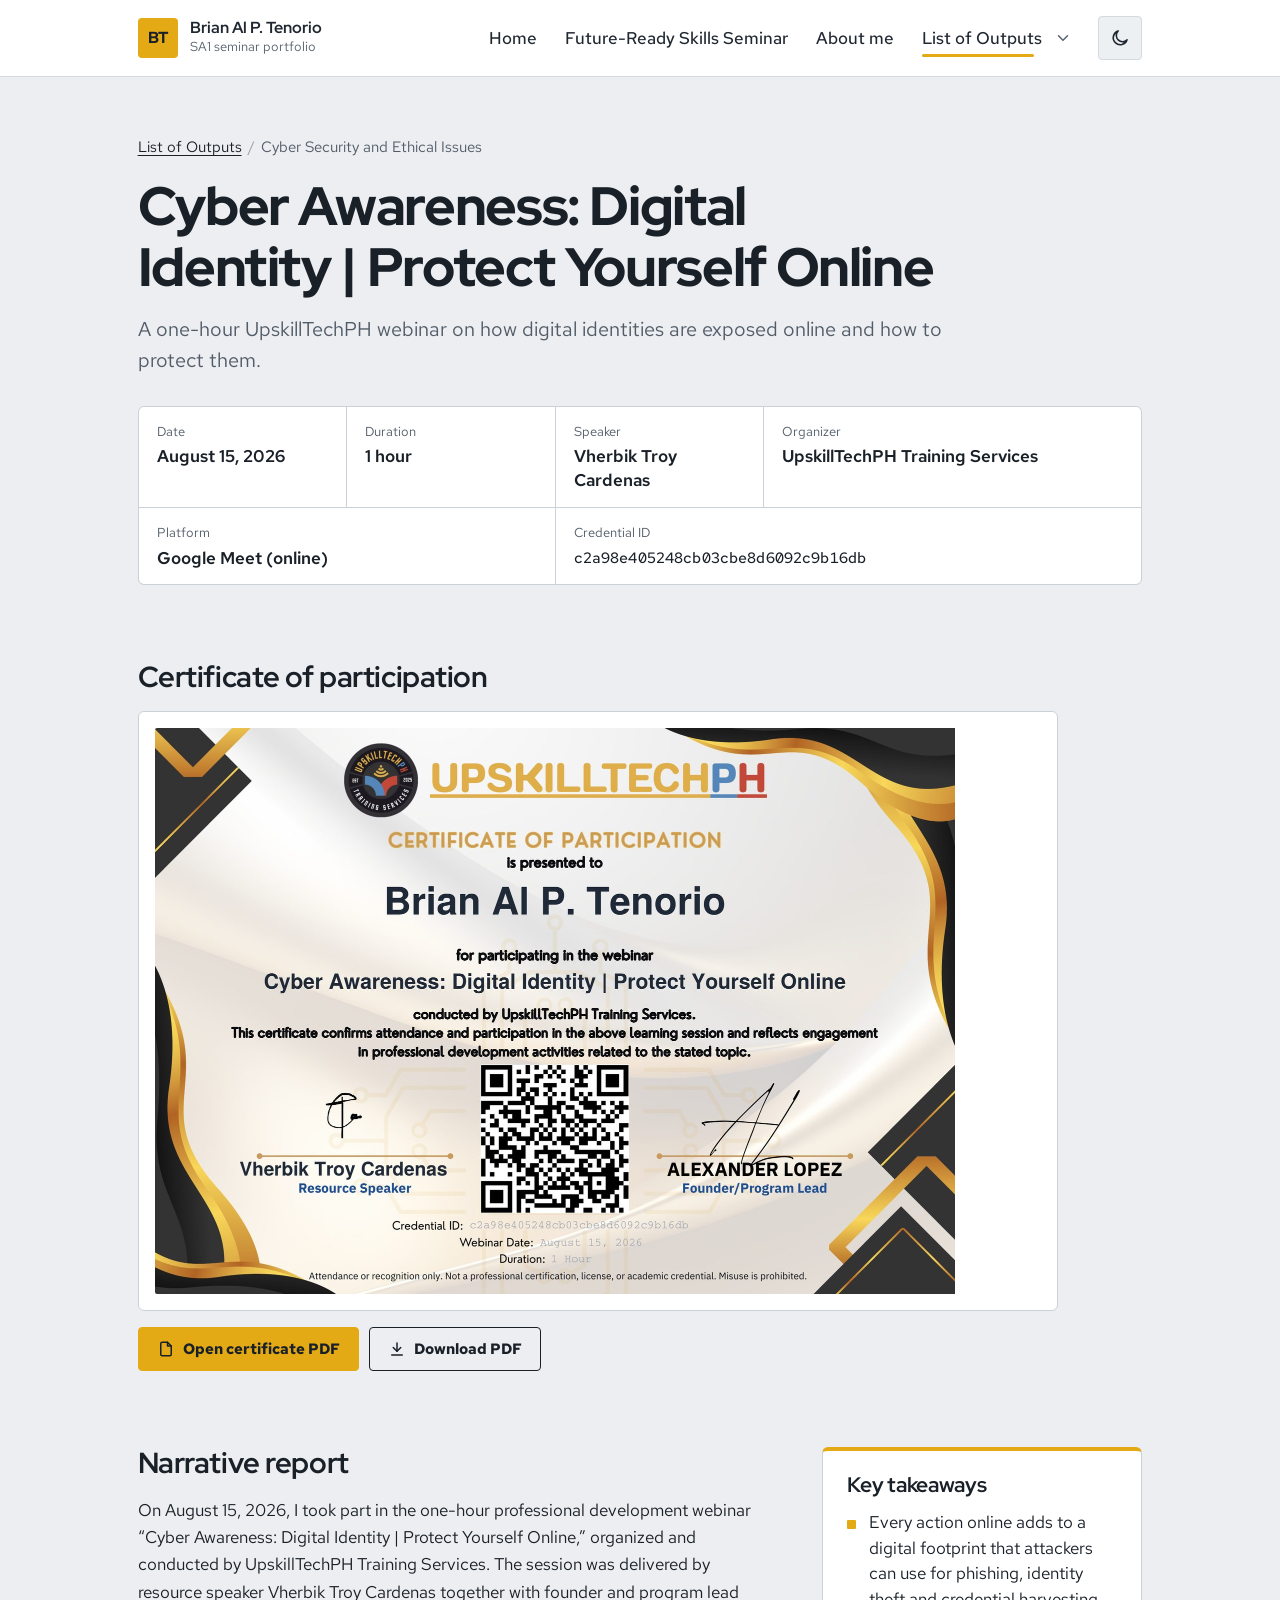
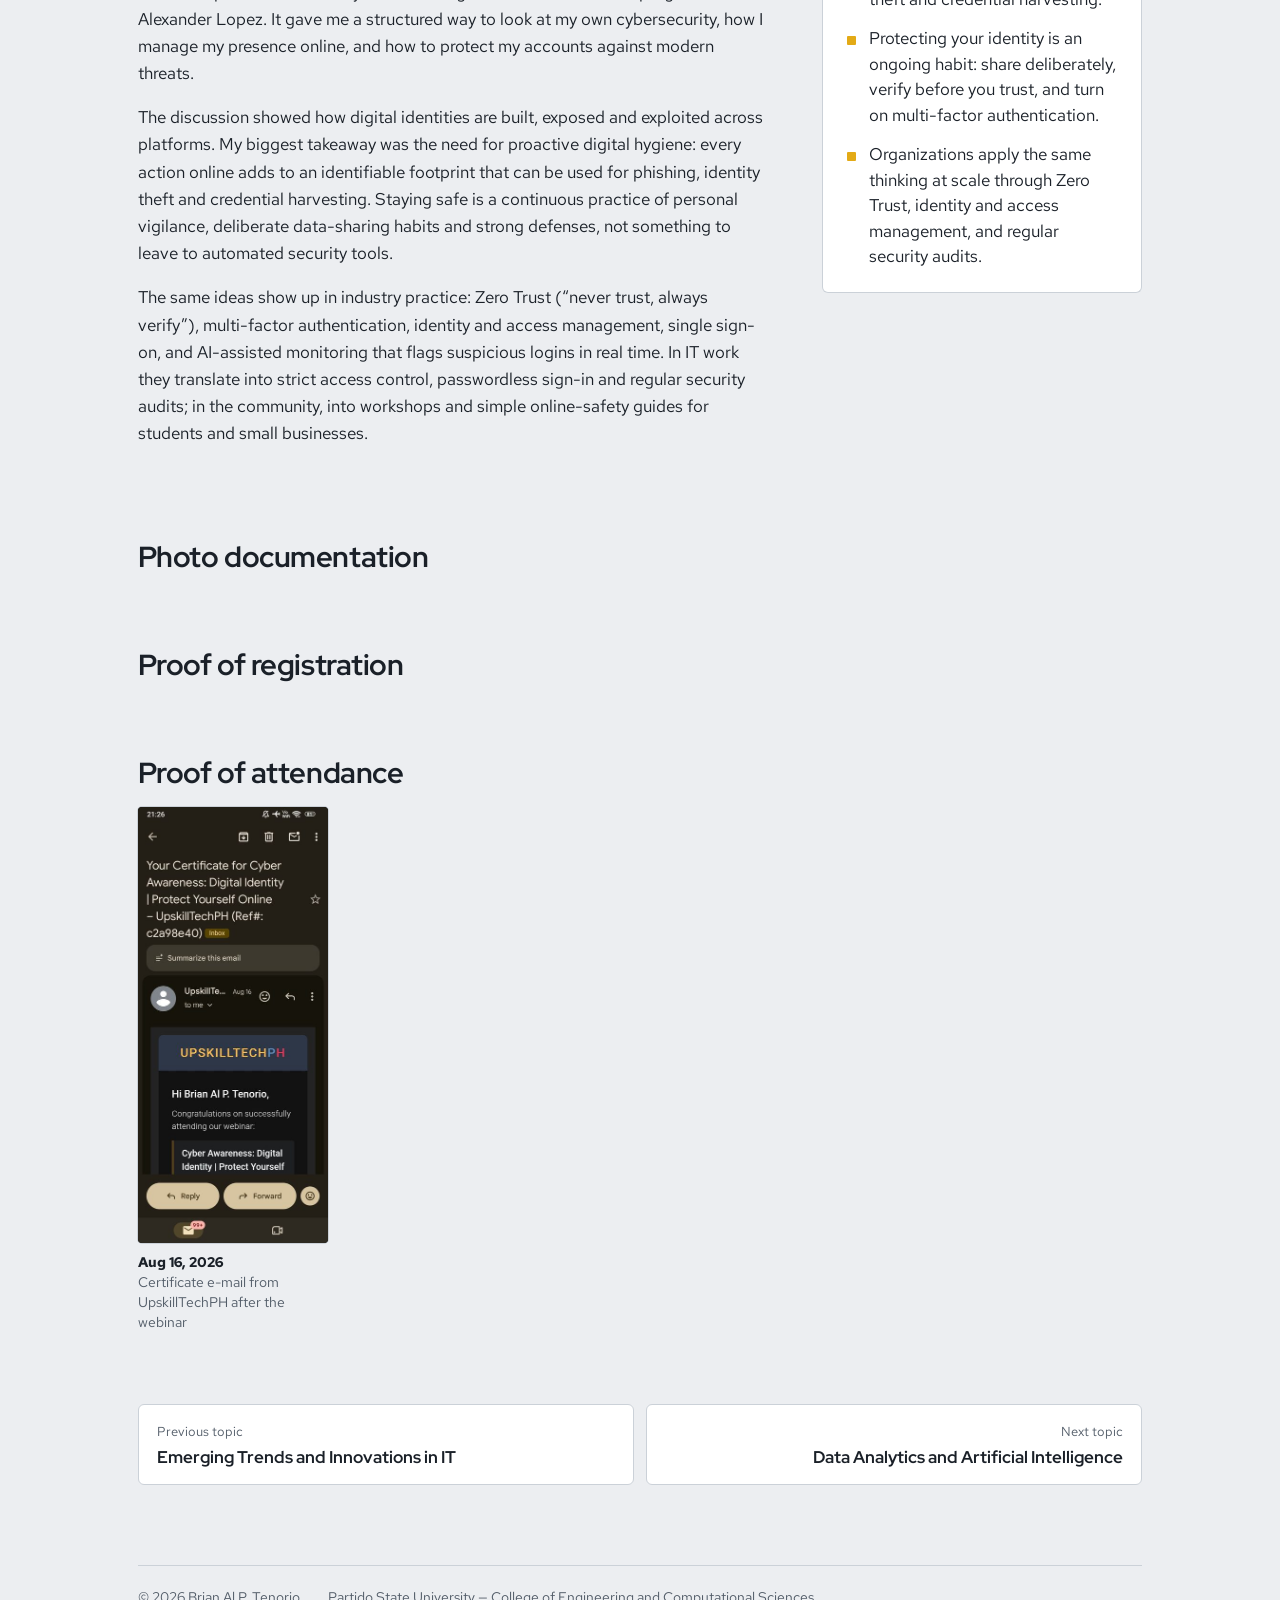
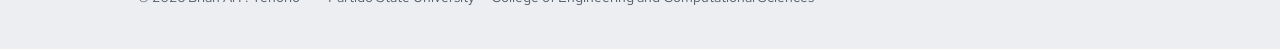
<file: output-cyber-security.html>
<!DOCTYPE html>
<html lang="en">
<head>
<meta charset="utf-8">
<meta name="viewport" content="width=device-width, initial-scale=1">
<title>Cyber Security and Ethical Issues — Brian Al P. Tenorio</title>
<meta name="description" content="Cyber Awareness: Digital Identity | Protect Yourself Online: certificate, narrative report and photo documentation by Brian Al P. Tenorio.">
<meta name="author" content="Brian Al P. Tenorio">
<meta name="theme-color" content="#ffffff" media="(prefers-color-scheme: light)">
<meta name="theme-color" content="#0f1216" media="(prefers-color-scheme: dark)">
<link rel="icon" href="data:image/svg+xml,%3Csvg%20xmlns%3D%27http%3A//www.w3.org/2000/svg%27%20viewBox%3D%270%200%2064%2064%27%3E%3Crect%20width%3D%2764%27%20height%3D%2764%27%20rx%3D%2710%27%20fill%3D%27%23E3AA16%27/%3E%3Ctext%20x%3D%2732%27%20y%3D%2742%27%20font-family%3D%27Arial%2C%20sans-serif%27%20font-size%3D%2727%27%20font-weight%3D%27800%27%20text-anchor%3D%27middle%27%20fill%3D%27%231A2028%27%3EBT%3C/text%3E%3C/svg%3E">
<link rel="preconnect" href="https://fonts.googleapis.com">
<link rel="preconnect" href="https://fonts.gstatic.com" crossorigin>
<link rel="stylesheet" href="https://fonts.googleapis.com/css2?family=Red+Hat+Display:wght@500;700;800&amp;family=Red+Hat+Mono:wght@500&amp;family=Red+Hat+Text:ital,wght@0,400;0,500;0,600;0,700;1,400&amp;display=swap">
<link rel="stylesheet" href="css/style.css?v=9">
<script>(function(){var d=document.documentElement;d.classList.add("js");try{var t=localStorage.getItem("theme");if(t==="dark"||t==="light")d.setAttribute("data-theme",t);}catch(e){}})();</script>
</head>
<body>
<a class="skip-link" href="#main">Skip to content</a>
<header class="topbar">
  <div class="topbar-inner">
    
    <a class="brand" href="index.html">
      <span class="brand-mark" aria-hidden="true">BT</span>
      <span><span class="brand-name">Brian Al P. Tenorio</span><span class="brand-sub">SA1 seminar portfolio</span></span>
    </a>
    <button class="menu-btn" type="button" aria-expanded="false" aria-controls="site-nav"><svg class="icon-open" viewBox="0 0 24 24" fill="none" stroke="currentColor" stroke-width="2" stroke-linecap="round" aria-hidden="true"><path d="M4 7h16M4 12h16M4 17h16"/></svg><svg class="icon-close" viewBox="0 0 24 24" fill="none" stroke="currentColor" stroke-width="2" stroke-linecap="round" aria-hidden="true"><path d="M6 6l12 12M18 6L6 18"/></svg><span class="menu-btn-text">Menu</span></button>
    <nav class="nav" id="site-nav" aria-label="Main">
      <ul class="nav-list">
        <li><a href="index.html">Home</a></li>
        <li><a href="digital-literacy-seminar.html">Future-Ready Skills Seminar</a></li>
        <li><a href="about-me.html">About me</a></li>
        <li class="has-sub">
          <a href="list-of-outputs.html" class="is-section">List of Outputs</a>
          <button class="sub-toggle" type="button" aria-expanded="false" aria-controls="outputs-menu" title="Show the five topics"><span class="visually-hidden">Show the five topics</span><svg viewBox="0 0 24 24" fill="none" stroke="currentColor" stroke-width="2" stroke-linecap="round" stroke-linejoin="round" aria-hidden="true"><path d="m6 9 6 6 6-6"/></svg></button>
          <ul class="nav-sub" id="outputs-menu">
            <li><a href="output-emerging-trends.html"><span class="led on" aria-hidden="true"></span><span>Emerging Trends and Innovations in IT<span class="visually-hidden"> (complete)</span></span></a></li>
            <li><a href="output-cyber-security.html" aria-current="page"><span class="led on" aria-hidden="true"></span><span>Cyber Security and Ethical Issues<span class="visually-hidden"> (complete)</span></span></a></li>
            <li><a href="output-data-analytics.html"><span class="led on" aria-hidden="true"></span><span>Data Analytics and Artificial Intelligence<span class="visually-hidden"> (complete)</span></span></a></li>
            <li><a href="output-cloud-computing.html"><span class="led on" aria-hidden="true"></span><span>Cloud Computing, DevOps, and Modernization<span class="visually-hidden"> (complete)</span></span></a></li>
            <li><a href="output-tech-entrepreneurship.html"><span class="led on" aria-hidden="true"></span><span>Tech Entrepreneurship and Startups in the IT Industry<span class="visually-hidden"> (complete)</span></span></a></li>
          </ul>
        </li>
      </ul>
    </nav>
    <button class="theme-btn" type="button" aria-pressed="false" title="Switch to dark mode"><span class="visually-hidden">Dark mode</span><svg class="icon-moon" viewBox="0 0 24 24" fill="none" stroke="currentColor" stroke-width="1.9" stroke-linecap="round" stroke-linejoin="round" aria-hidden="true"><path d="M20.5 14.2A8.5 8.5 0 1 1 9.8 3.5a6.7 6.7 0 0 0 10.7 10.7z"/></svg><svg class="icon-sun" viewBox="0 0 24 24" fill="none" stroke="currentColor" stroke-width="1.9" stroke-linecap="round" stroke-linejoin="round" aria-hidden="true"><circle cx="12" cy="12" r="4.2"/><path d="M12 2.5v2.2M12 19.3v2.2M4.6 4.6l1.6 1.6M17.8 17.8l1.6 1.6M2.5 12h2.2M19.3 12h2.2M4.6 19.4l1.6-1.6M17.8 6.2l1.6-1.6"/></svg></button>
  </div>
</header>

<main class="main" id="main">
  <div class="page">
      <nav class="crumbs" aria-label="Breadcrumb">
        <ol>
          <li><a href="list-of-outputs.html">List of Outputs</a></li>
          <li aria-current="page">Cyber Security and Ethical Issues</li>
        </ol>
      </nav>
      <h1 class="page-title">Cyber Awareness: Digital Identity | Protect Yourself Online</h1>
      <p class="lead">A one-hour UpskillTechPH webinar on how digital identities are exposed online and how to protect them.</p>
      <dl class="spec">
        <div><dt>Date</dt><dd>August 15, 2026</dd></div>
        <div><dt>Duration</dt><dd>1 hour</dd></div>
        <div><dt>Speaker</dt><dd>Vherbik Troy Cardenas</dd></div>
        <div class="wide"><dt>Organizer</dt><dd>UpskillTechPH Training Services</dd></div>
        <div><dt>Platform</dt><dd>Google Meet (online)</dd></div>
        <div class="wide"><dt>Credential ID</dt><dd class="mono">c2a98e405248cb03cbe8d6092c9b16db</dd></div>
      </dl>

      <section class="section" aria-labelledby="cert-title">
        <h2 class="section-title" id="cert-title">Certificate of participation</h2>
        <figure class="cert-figure">
          <a href="images/s2-certificate-full.jpg" data-gallery="certificate" data-caption="Certificate of Participation awarded to Brian Al P. Tenorio for Cyber Awareness: Digital Identity | Protect Yourself Online">
            <img src="images/s2-certificate-sm.jpg" srcset="images/s2-certificate-sm.jpg 800w, images/s2-certificate-full.jpg 1600w" sizes="(min-width: 1024px) 880px, 100vw" width="800" height="566" alt="Certificate of Participation awarded to Brian Al P. Tenorio for Cyber Awareness: Digital Identity | Protect Yourself Online" decoding="async">
          </a>
        </figure>
        <div class="actions">
          <a class="btn btn-primary" href="certificates/ecert-2-cyber-awareness.pdf" target="_blank" rel="noopener"><svg viewBox="0 0 24 24" fill="none" stroke="currentColor" stroke-width="2" stroke-linecap="round" stroke-linejoin="round" aria-hidden="true"><path d="M14 3H7a2 2 0 0 0-2 2v14a2 2 0 0 0 2 2h10a2 2 0 0 0 2-2V8z"/><path d="M14 3v5h5"/></svg>Open certificate PDF</a>
          <a class="btn" href="certificates/ecert-2-cyber-awareness.pdf" download><svg viewBox="0 0 24 24" fill="none" stroke="currentColor" stroke-width="2" stroke-linecap="round" stroke-linejoin="round" aria-hidden="true"><path d="M12 4v11"/><path d="m7 10 5 5 5-5"/><path d="M5 20h14"/></svg>Download PDF</a>
        </div>
      </section>

      <section class="section report" aria-label="Narrative report and key takeaways">
        <div class="prose">
          <h2 class="section-title">Narrative report</h2>
          <p>On August 15, 2026, I took part in the one-hour professional development webinar “Cyber Awareness: Digital Identity | Protect Yourself Online,” organized and conducted by UpskillTechPH Training Services. The session was delivered by resource speaker Vherbik Troy Cardenas together with founder and program lead Alexander Lopez. It gave me a structured way to look at my own cybersecurity, how I manage my presence online, and how to protect my accounts against modern threats.</p>
          <p>The discussion showed how digital identities are built, exposed and exploited across platforms. My biggest takeaway was the need for proactive digital hygiene: every action online adds to an identifiable footprint that can be used for phishing, identity theft and credential harvesting. Staying safe is a continuous practice of personal vigilance, deliberate data-sharing habits and strong defenses, not something to leave to automated security tools.</p>
          <p>The same ideas show up in industry practice: Zero Trust (“never trust, always verify”), multi-factor authentication, identity and access management, single sign-on, and AI-assisted monitoring that flags suspicious logins in real time. In IT work they translate into strict access control, passwordless sign-in and regular security audits; in the community, into workshops and simple online-safety guides for students and small businesses.</p>
        </div>
        <aside class="takeaways" aria-labelledby="takeaways-title">
          <h2 class="section-title" id="takeaways-title">Key takeaways</h2>
          <ul>
            <li>Every action online adds to a digital footprint that attackers can use for phishing, identity theft and credential harvesting.</li>
            <li>Protecting your identity is an ongoing habit: share deliberately, verify before you trust, and turn on multi-factor authentication.</li>
            <li>Organizations apply the same thinking at scale through Zero Trust, identity and access management, and regular security audits.</li>
          </ul>
        </aside>
      </section>

      <section class="section" aria-labelledby="docs-0-title">
        <h2 class="section-title" id="docs-0-title">Photo documentation</h2>

      </section>

      <section class="section" aria-labelledby="docs-1-title">
        <h2 class="section-title" id="docs-1-title">Proof of registration</h2>

      </section>

      <section class="section" aria-labelledby="docs-2-title">
        <h2 class="section-title" id="docs-2-title">Proof of attendance</h2>
      <div class="gallery gallery--phone">
        <figure class="shot" style="--ar:0.436">
          <a href="images/s2-certificate-email-full.jpg" data-gallery="docs-2" data-caption="Certificate e-mail from UpskillTechPH after the webinar (Aug 16, 2026)">
            <img src="images/s2-certificate-email-sm.jpg" srcset="images/s2-certificate-email-sm.jpg 400w, images/s2-certificate-email-full.jpg 720w" sizes="(min-width: 1024px) 190px, 45vw" width="400" height="917" alt="Phone screenshot of the UpskillTechPH e-mail congratulating Brian Al P. Tenorio and sending the Cyber Awareness certificate" loading="lazy" decoding="async">
          </a>
          <figcaption><span class="when">Aug 16, 2026</span>Certificate e-mail from UpskillTechPH after the webinar</figcaption>
        </figure>
      </div>
      </section>

      <nav class="pager" aria-label="Other topics">
        <a class="pager-prev" href="output-emerging-trends.html"><span class="pager-label">Previous topic</span><span class="pager-title">Emerging Trends and Innovations in IT</span></a>
        <a class="pager-next" href="output-data-analytics.html"><span class="pager-label">Next topic</span><span class="pager-title">Data Analytics and Artificial Intelligence</span></a>
      </nav>

      <footer class="site-foot">
        
        <span>&copy; 2026 Brian Al P. Tenorio</span>
        <span>Partido State University &mdash; College of Engineering and Computational Sciences</span>
      </footer>
  </div>
</main>

<dialog class="lightbox" id="lightbox" aria-label="Image viewer">
  <div class="lb-stage"><img class="lb-img" alt=""></div>
  <div class="lb-bar">
    <button class="lb-btn lb-prev" type="button" aria-label="Previous image"><svg viewBox="0 0 24 24" fill="none" stroke="currentColor" stroke-width="2" stroke-linecap="round" stroke-linejoin="round" aria-hidden="true"><path d="m15 6-6 6 6 6"/></svg></button>
    <span class="lb-count" aria-live="polite"></span>
    <button class="lb-btn lb-next" type="button" aria-label="Next image"><svg viewBox="0 0 24 24" fill="none" stroke="currentColor" stroke-width="2" stroke-linecap="round" stroke-linejoin="round" aria-hidden="true"><path d="m9 6 6 6-6 6"/></svg></button>
    <p class="lb-caption"></p>
  </div>
  <button class="lb-btn lb-close" type="button" aria-label="Close image viewer"><svg viewBox="0 0 24 24" fill="none" stroke="currentColor" stroke-width="2" stroke-linecap="round" aria-hidden="true"><path d="M6 6l12 12M18 6L6 18"/></svg></button>
</dialog>
<script src="js/main.js?v=9" defer></script>
</body>
</html>
</file>
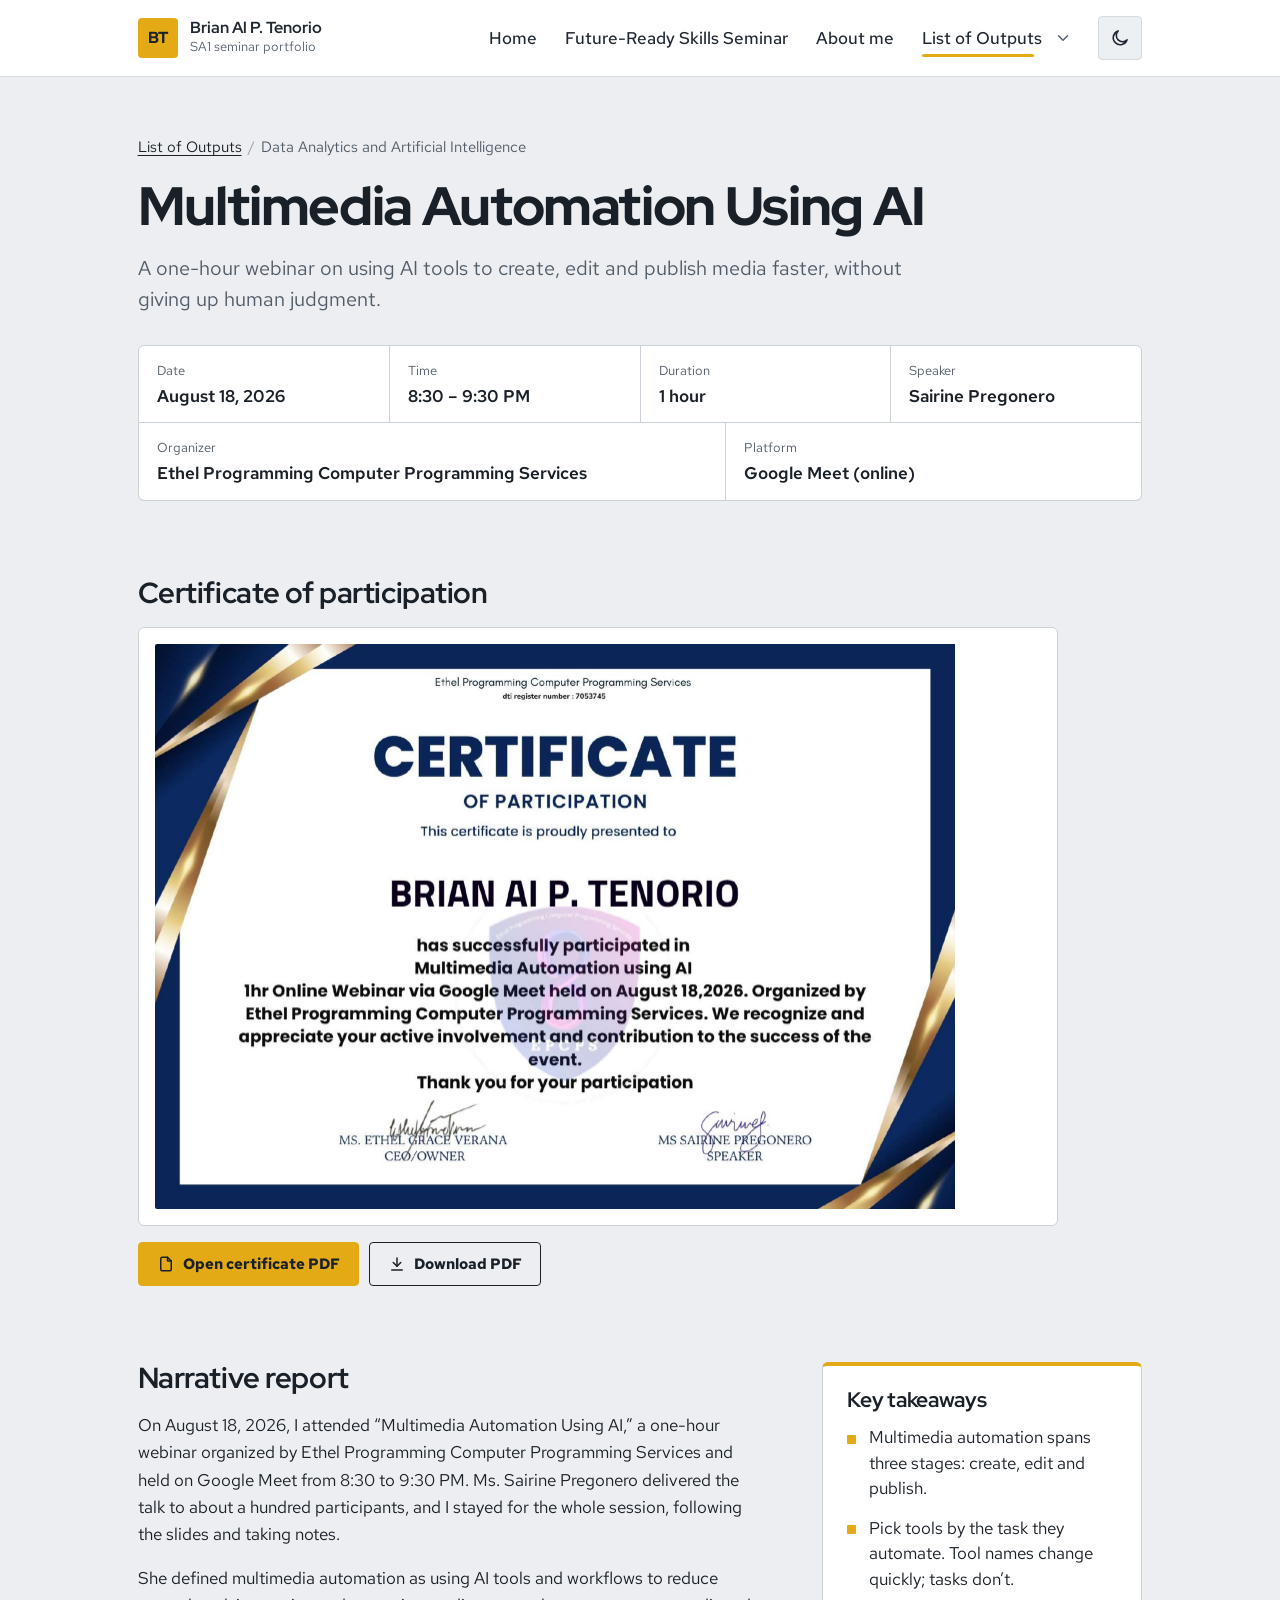
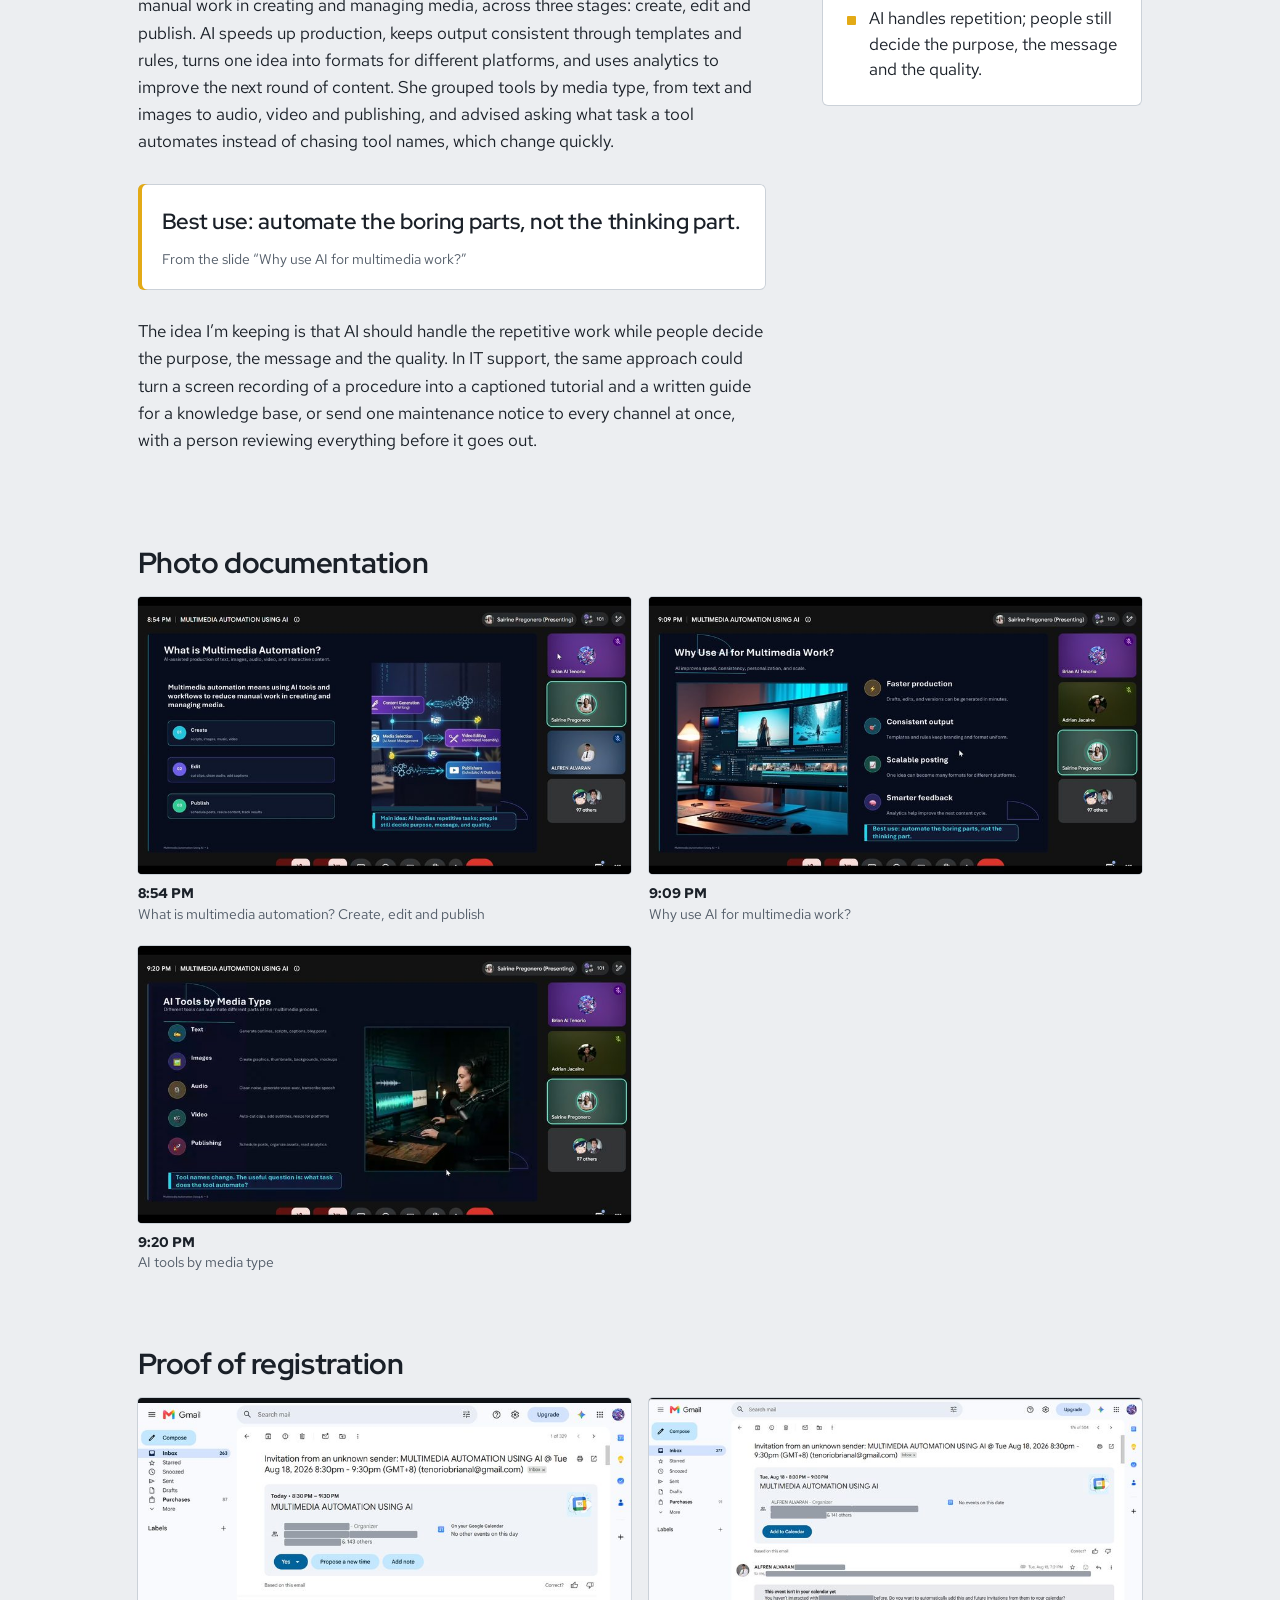
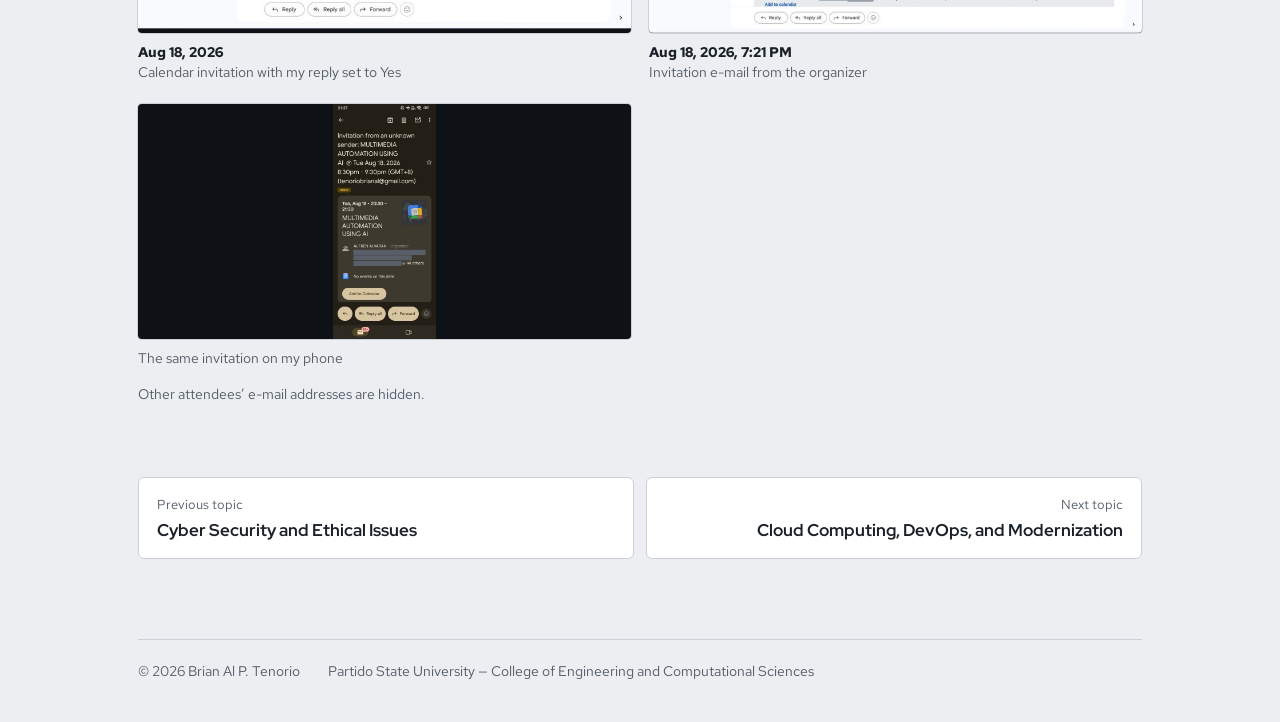
<file: output-data-analytics.html>
<!DOCTYPE html>
<html lang="en">
<head>
<meta charset="utf-8">
<meta name="viewport" content="width=device-width, initial-scale=1">
<title>Data Analytics and Artificial Intelligence — Brian Al P. Tenorio</title>
<meta name="description" content="Multimedia Automation Using AI: certificate, narrative report and photo documentation by Brian Al P. Tenorio.">
<meta name="author" content="Brian Al P. Tenorio">
<meta name="theme-color" content="#ffffff" media="(prefers-color-scheme: light)">
<meta name="theme-color" content="#0f1216" media="(prefers-color-scheme: dark)">
<link rel="icon" href="data:image/svg+xml,%3Csvg%20xmlns%3D%27http%3A//www.w3.org/2000/svg%27%20viewBox%3D%270%200%2064%2064%27%3E%3Crect%20width%3D%2764%27%20height%3D%2764%27%20rx%3D%2710%27%20fill%3D%27%23E3AA16%27/%3E%3Ctext%20x%3D%2732%27%20y%3D%2742%27%20font-family%3D%27Arial%2C%20sans-serif%27%20font-size%3D%2727%27%20font-weight%3D%27800%27%20text-anchor%3D%27middle%27%20fill%3D%27%231A2028%27%3EBT%3C/text%3E%3C/svg%3E">
<link rel="preconnect" href="https://fonts.googleapis.com">
<link rel="preconnect" href="https://fonts.gstatic.com" crossorigin>
<link rel="stylesheet" href="https://fonts.googleapis.com/css2?family=Red+Hat+Display:wght@500;700;800&amp;family=Red+Hat+Mono:wght@500&amp;family=Red+Hat+Text:ital,wght@0,400;0,500;0,600;0,700;1,400&amp;display=swap">
<link rel="stylesheet" href="css/style.css?v=9">
<script>(function(){var d=document.documentElement;d.classList.add("js");try{var t=localStorage.getItem("theme");if(t==="dark"||t==="light")d.setAttribute("data-theme",t);}catch(e){}})();</script>
</head>
<body>
<a class="skip-link" href="#main">Skip to content</a>
<header class="topbar">
  <div class="topbar-inner">
    
    <a class="brand" href="index.html">
      <span class="brand-mark" aria-hidden="true">BT</span>
      <span><span class="brand-name">Brian Al P. Tenorio</span><span class="brand-sub">SA1 seminar portfolio</span></span>
    </a>
    <button class="menu-btn" type="button" aria-expanded="false" aria-controls="site-nav"><svg class="icon-open" viewBox="0 0 24 24" fill="none" stroke="currentColor" stroke-width="2" stroke-linecap="round" aria-hidden="true"><path d="M4 7h16M4 12h16M4 17h16"/></svg><svg class="icon-close" viewBox="0 0 24 24" fill="none" stroke="currentColor" stroke-width="2" stroke-linecap="round" aria-hidden="true"><path d="M6 6l12 12M18 6L6 18"/></svg><span class="menu-btn-text">Menu</span></button>
    <nav class="nav" id="site-nav" aria-label="Main">
      <ul class="nav-list">
        <li><a href="index.html">Home</a></li>
        <li><a href="digital-literacy-seminar.html">Future-Ready Skills Seminar</a></li>
        <li><a href="about-me.html">About me</a></li>
        <li class="has-sub">
          <a href="list-of-outputs.html" class="is-section">List of Outputs</a>
          <button class="sub-toggle" type="button" aria-expanded="false" aria-controls="outputs-menu" title="Show the five topics"><span class="visually-hidden">Show the five topics</span><svg viewBox="0 0 24 24" fill="none" stroke="currentColor" stroke-width="2" stroke-linecap="round" stroke-linejoin="round" aria-hidden="true"><path d="m6 9 6 6 6-6"/></svg></button>
          <ul class="nav-sub" id="outputs-menu">
            <li><a href="output-emerging-trends.html"><span class="led on" aria-hidden="true"></span><span>Emerging Trends and Innovations in IT<span class="visually-hidden"> (complete)</span></span></a></li>
            <li><a href="output-cyber-security.html"><span class="led on" aria-hidden="true"></span><span>Cyber Security and Ethical Issues<span class="visually-hidden"> (complete)</span></span></a></li>
            <li><a href="output-data-analytics.html" aria-current="page"><span class="led on" aria-hidden="true"></span><span>Data Analytics and Artificial Intelligence<span class="visually-hidden"> (complete)</span></span></a></li>
            <li><a href="output-cloud-computing.html"><span class="led on" aria-hidden="true"></span><span>Cloud Computing, DevOps, and Modernization<span class="visually-hidden"> (complete)</span></span></a></li>
            <li><a href="output-tech-entrepreneurship.html"><span class="led on" aria-hidden="true"></span><span>Tech Entrepreneurship and Startups in the IT Industry<span class="visually-hidden"> (complete)</span></span></a></li>
          </ul>
        </li>
      </ul>
    </nav>
    <button class="theme-btn" type="button" aria-pressed="false" title="Switch to dark mode"><span class="visually-hidden">Dark mode</span><svg class="icon-moon" viewBox="0 0 24 24" fill="none" stroke="currentColor" stroke-width="1.9" stroke-linecap="round" stroke-linejoin="round" aria-hidden="true"><path d="M20.5 14.2A8.5 8.5 0 1 1 9.8 3.5a6.7 6.7 0 0 0 10.7 10.7z"/></svg><svg class="icon-sun" viewBox="0 0 24 24" fill="none" stroke="currentColor" stroke-width="1.9" stroke-linecap="round" stroke-linejoin="round" aria-hidden="true"><circle cx="12" cy="12" r="4.2"/><path d="M12 2.5v2.2M12 19.3v2.2M4.6 4.6l1.6 1.6M17.8 17.8l1.6 1.6M2.5 12h2.2M19.3 12h2.2M4.6 19.4l1.6-1.6M17.8 6.2l1.6-1.6"/></svg></button>
  </div>
</header>

<main class="main" id="main">
  <div class="page">
      <nav class="crumbs" aria-label="Breadcrumb">
        <ol>
          <li><a href="list-of-outputs.html">List of Outputs</a></li>
          <li aria-current="page">Data Analytics and Artificial Intelligence</li>
        </ol>
      </nav>
      <h1 class="page-title">Multimedia Automation Using AI</h1>
      <p class="lead">A one-hour webinar on using AI tools to create, edit and publish media faster, without giving up human judgment.</p>
      <dl class="spec">
        <div><dt>Date</dt><dd>August 18, 2026</dd></div>
        <div><dt>Time</dt><dd>8:30 – 9:30 PM</dd></div>
        <div><dt>Duration</dt><dd>1 hour</dd></div>
        <div><dt>Speaker</dt><dd>Sairine Pregonero</dd></div>
        <div class="wide"><dt>Organizer</dt><dd>Ethel Programming Computer Programming Services</dd></div>
        <div><dt>Platform</dt><dd>Google Meet (online)</dd></div>
      </dl>

      <section class="section" aria-labelledby="cert-title">
        <h2 class="section-title" id="cert-title">Certificate of participation</h2>
        <figure class="cert-figure">
          <a href="images/s3-certificate-full.jpg" data-gallery="certificate" data-caption="Certificate of Participation awarded to Brian Al P. Tenorio for Multimedia Automation Using AI">
            <img src="images/s3-certificate-sm.jpg" srcset="images/s3-certificate-sm.jpg 800w, images/s3-certificate-full.jpg 1600w" sizes="(min-width: 1024px) 880px, 100vw" width="800" height="565" alt="Certificate of Participation awarded to Brian Al P. Tenorio for Multimedia Automation Using AI" decoding="async">
          </a>
        </figure>
        <div class="actions">
          <a class="btn btn-primary" href="certificates/ecert-3-multimedia-automation-using-ai.pdf" target="_blank" rel="noopener"><svg viewBox="0 0 24 24" fill="none" stroke="currentColor" stroke-width="2" stroke-linecap="round" stroke-linejoin="round" aria-hidden="true"><path d="M14 3H7a2 2 0 0 0-2 2v14a2 2 0 0 0 2 2h10a2 2 0 0 0 2-2V8z"/><path d="M14 3v5h5"/></svg>Open certificate PDF</a>
          <a class="btn" href="certificates/ecert-3-multimedia-automation-using-ai.pdf" download><svg viewBox="0 0 24 24" fill="none" stroke="currentColor" stroke-width="2" stroke-linecap="round" stroke-linejoin="round" aria-hidden="true"><path d="M12 4v11"/><path d="m7 10 5 5 5-5"/><path d="M5 20h14"/></svg>Download PDF</a>
        </div>
      </section>

      <section class="section report" aria-label="Narrative report and key takeaways">
        <div class="prose">
          <h2 class="section-title">Narrative report</h2>
          <p>On August 18, 2026, I attended “Multimedia Automation Using AI,” a one-hour webinar organized by Ethel Programming Computer Programming Services and held on Google Meet from 8:30 to 9:30 PM. Ms. Sairine Pregonero delivered the talk to about a hundred participants, and I stayed for the whole session, following the slides and taking notes.</p>
          <p>She defined multimedia automation as using AI tools and workflows to reduce manual work in creating and managing media, across three stages: create, edit and publish. AI speeds up production, keeps output consistent through templates and rules, turns one idea into formats for different platforms, and uses analytics to improve the next round of content. She grouped tools by media type, from text and images to audio, video and publishing, and advised asking what task a tool automates instead of chasing tool names, which change quickly.</p>
          <blockquote class="slide-quote">
            <p>Best use: automate the boring parts, not the thinking part.</p>
            <footer>From the slide “Why use AI for multimedia work?”</footer>
          </blockquote>
          <p>The idea I’m keeping is that AI should handle the repetitive work while people decide the purpose, the message and the quality. In IT support, the same approach could turn a screen recording of a procedure into a captioned tutorial and a written guide for a knowledge base, or send one maintenance notice to every channel at once, with a person reviewing everything before it goes out.</p>
        </div>
        <aside class="takeaways" aria-labelledby="takeaways-title">
          <h2 class="section-title" id="takeaways-title">Key takeaways</h2>
          <ul>
            <li>Multimedia automation spans three stages: create, edit and publish.</li>
            <li>Pick tools by the task they automate. Tool names change quickly; tasks don’t.</li>
            <li>AI handles repetition; people still decide the purpose, the message and the quality.</li>
          </ul>
        </aside>
      </section>

      <section class="section" aria-labelledby="docs-0-title">
        <h2 class="section-title" id="docs-0-title">Photo documentation</h2>
      <div class="gallery" style="--tile:1.780">
        <figure class="shot" style="--ar:1.780">
          <a href="images/s3-what-is-multimedia-automation-full.jpg" data-gallery="docs-0" data-caption="What is multimedia automation? Create, edit and publish (8:54 PM)">
            <img src="images/s3-what-is-multimedia-automation-sm.jpg" srcset="images/s3-what-is-multimedia-automation-sm.jpg 800w, images/s3-what-is-multimedia-automation-full.jpg 1600w" sizes="(min-width: 1024px) 460px, 100vw" width="800" height="450" alt="Google Meet screenshot of the slide defining multimedia automation, with Brian Al Tenorio among the participants" loading="lazy" decoding="async">
          </a>
          <figcaption><span class="when">8:54 PM</span>What is multimedia automation? Create, edit and publish</figcaption>
        </figure>
        <figure class="shot" style="--ar:1.780">
          <a href="images/s3-why-use-ai-full.jpg" data-gallery="docs-0" data-caption="Why use AI for multimedia work? (9:09 PM)">
            <img src="images/s3-why-use-ai-sm.jpg" srcset="images/s3-why-use-ai-sm.jpg 800w, images/s3-why-use-ai-full.jpg 1600w" sizes="(min-width: 1024px) 460px, 100vw" width="800" height="450" alt="Google Meet screenshot of the slide listing faster production, consistent output, scalable posting and smarter feedback" loading="lazy" decoding="async">
          </a>
          <figcaption><span class="when">9:09 PM</span>Why use AI for multimedia work?</figcaption>
        </figure>
        <figure class="shot" style="--ar:1.776">
          <a href="images/s3-ai-tools-by-media-type-full.jpg" data-gallery="docs-0" data-caption="AI tools by media type (9:20 PM)">
            <img src="images/s3-ai-tools-by-media-type-sm.jpg" srcset="images/s3-ai-tools-by-media-type-sm.jpg 800w, images/s3-ai-tools-by-media-type-full.jpg 1600w" sizes="(min-width: 1024px) 460px, 100vw" width="800" height="450" alt="Google Meet screenshot of the slide grouping AI tools by text, images, audio, video and publishing" loading="lazy" decoding="async">
          </a>
          <figcaption><span class="when">9:20 PM</span>AI tools by media type</figcaption>
        </figure>
      </div>
      </section>

      <section class="section" aria-labelledby="docs-1-title">
        <h2 class="section-title" id="docs-1-title">Proof of registration</h2>
      <div class="gallery" style="--tile:2.102">
        <figure class="shot" style="--ar:2.186">
          <a href="images/s3-invitation-accepted-full.jpg" data-gallery="docs-1" data-caption="Calendar invitation with my reply set to Yes (Aug 18, 2026)">
            <img src="images/s3-invitation-accepted-sm.jpg" srcset="images/s3-invitation-accepted-sm.jpg 800w, images/s3-invitation-accepted-full.jpg 1600w" sizes="(min-width: 1024px) 460px, 100vw" width="800" height="366" alt="Gmail screenshot of the Multimedia Automation Using AI calendar invitation with the reply set to Yes" loading="lazy" decoding="async">
          </a>
          <figcaption><span class="when">Aug 18, 2026</span>Calendar invitation with my reply set to Yes</figcaption>
        </figure>
        <figure class="shot" style="--ar:2.102">
          <a href="images/s3-invitation-email-full.jpg" data-gallery="docs-1" data-caption="Invitation e-mail from the organizer (Aug 18, 2026, 7:21 PM)">
            <img src="images/s3-invitation-email-sm.jpg" srcset="images/s3-invitation-email-sm.jpg 800w, images/s3-invitation-email-full.jpg 1600w" sizes="(min-width: 1024px) 460px, 100vw" width="800" height="380" alt="Gmail screenshot of the invitation e-mail for the Multimedia Automation Using AI webinar" loading="lazy" decoding="async">
          </a>
          <figcaption><span class="when">Aug 18, 2026, 7:21 PM</span>Invitation e-mail from the organizer</figcaption>
        </figure>
        <figure class="shot" style="--ar:0.436">
          <a href="images/s3-invitation-phone-full.jpg" data-gallery="docs-1" data-caption="The same invitation on my phone">
            <img src="images/s3-invitation-phone-sm.jpg" srcset="images/s3-invitation-phone-sm.jpg 400w, images/s3-invitation-phone-full.jpg 720w" sizes="(min-width: 1024px) 460px, 100vw" width="400" height="917" alt="Phone screenshot of the calendar invitation for August 18, 2026, 8:30 to 9:30 PM" loading="lazy" decoding="async">
          </a>
          <figcaption>The same invitation on my phone</figcaption>
        </figure>
      </div>
        <p class="note">Other attendees’ e-mail addresses are hidden.</p>
      </section>

      <nav class="pager" aria-label="Other topics">
        <a class="pager-prev" href="output-cyber-security.html"><span class="pager-label">Previous topic</span><span class="pager-title">Cyber Security and Ethical Issues</span></a>
        <a class="pager-next" href="output-cloud-computing.html"><span class="pager-label">Next topic</span><span class="pager-title">Cloud Computing, DevOps, and Modernization</span></a>
      </nav>

      <footer class="site-foot">
        
        <span>&copy; 2026 Brian Al P. Tenorio</span>
        <span>Partido State University &mdash; College of Engineering and Computational Sciences</span>
      </footer>
  </div>
</main>

<dialog class="lightbox" id="lightbox" aria-label="Image viewer">
  <div class="lb-stage"><img class="lb-img" alt=""></div>
  <div class="lb-bar">
    <button class="lb-btn lb-prev" type="button" aria-label="Previous image"><svg viewBox="0 0 24 24" fill="none" stroke="currentColor" stroke-width="2" stroke-linecap="round" stroke-linejoin="round" aria-hidden="true"><path d="m15 6-6 6 6 6"/></svg></button>
    <span class="lb-count" aria-live="polite"></span>
    <button class="lb-btn lb-next" type="button" aria-label="Next image"><svg viewBox="0 0 24 24" fill="none" stroke="currentColor" stroke-width="2" stroke-linecap="round" stroke-linejoin="round" aria-hidden="true"><path d="m9 6 6 6-6 6"/></svg></button>
    <p class="lb-caption"></p>
  </div>
  <button class="lb-btn lb-close" type="button" aria-label="Close image viewer"><svg viewBox="0 0 24 24" fill="none" stroke="currentColor" stroke-width="2" stroke-linecap="round" aria-hidden="true"><path d="M6 6l12 12M18 6L6 18"/></svg></button>
</dialog>
<script src="js/main.js?v=9" defer></script>
</body>
</html>
</file>
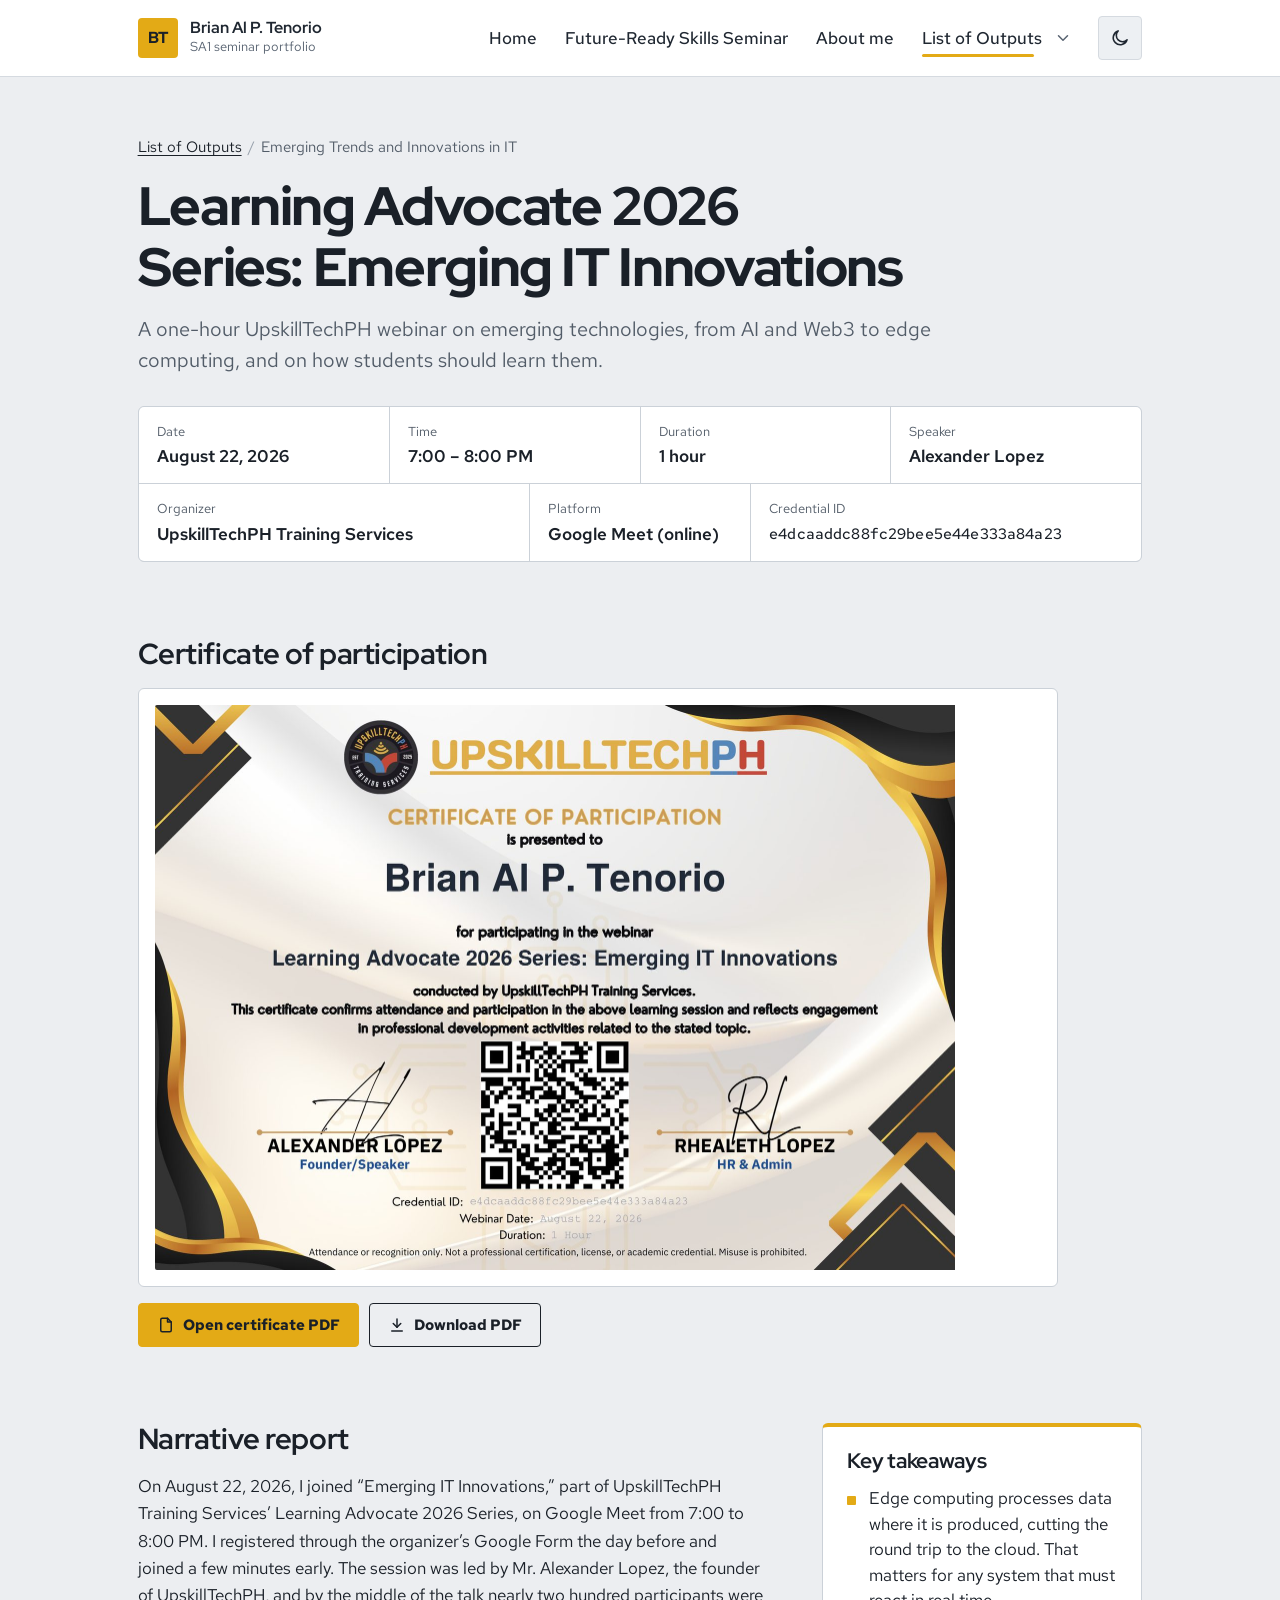
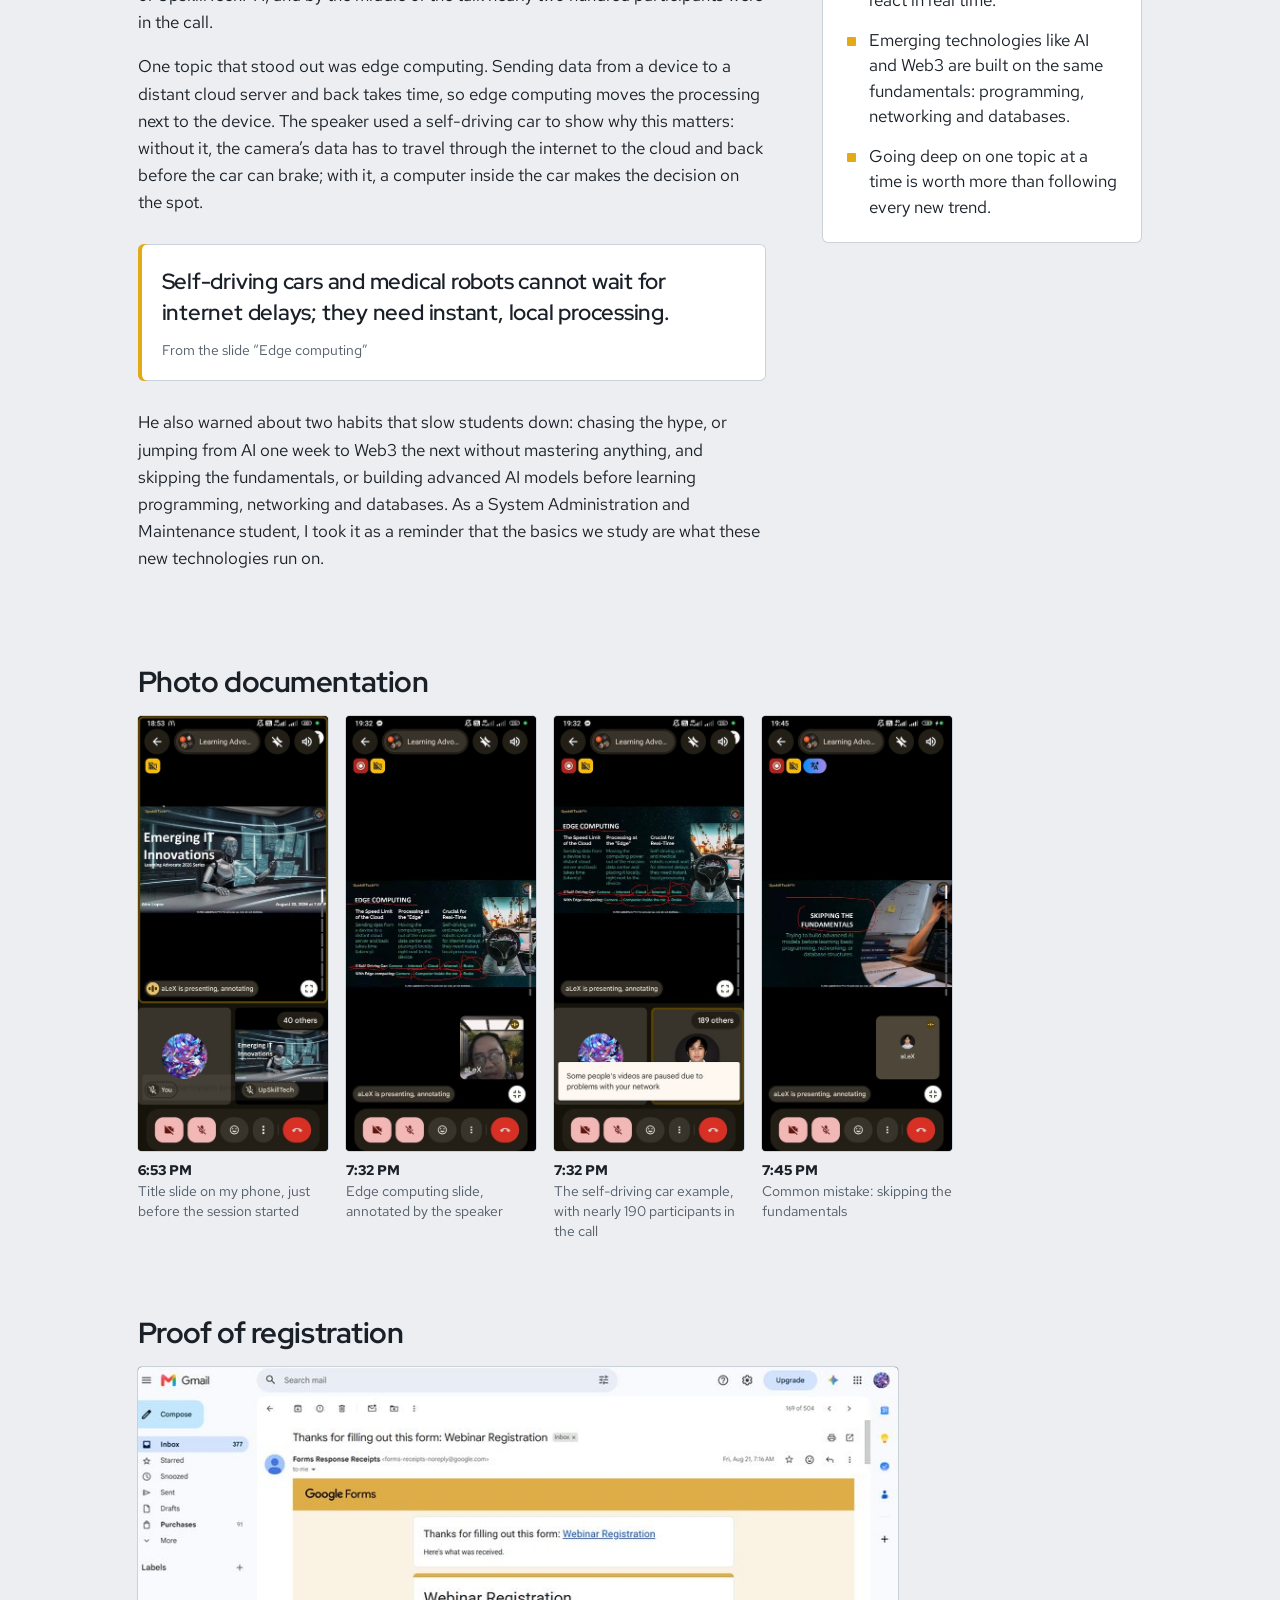
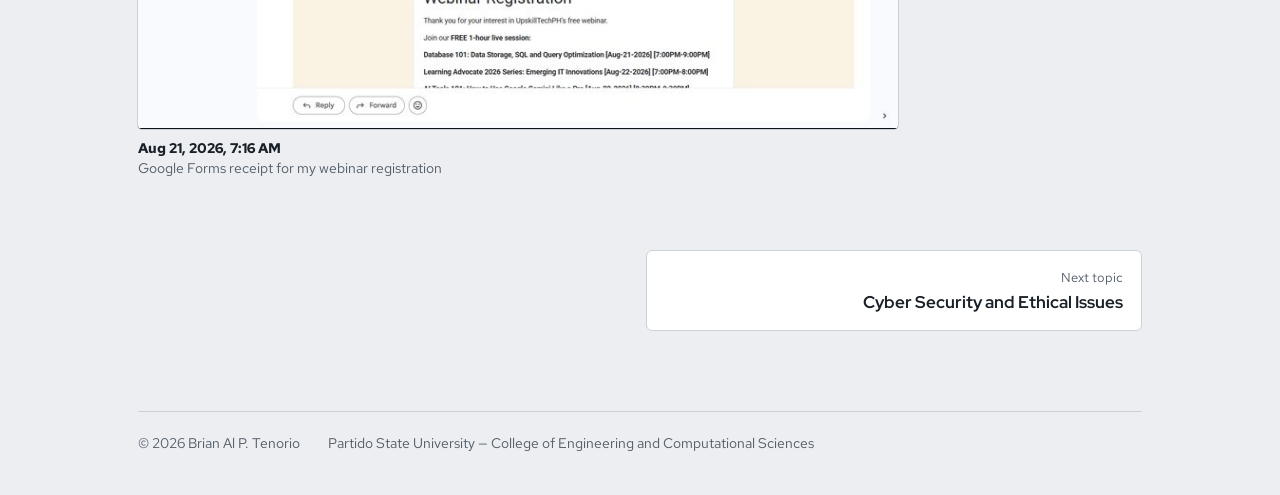
<file: output-emerging-trends.html>
<!DOCTYPE html>
<html lang="en">
<head>
<meta charset="utf-8">
<meta name="viewport" content="width=device-width, initial-scale=1">
<title>Emerging Trends and Innovations in IT — Brian Al P. Tenorio</title>
<meta name="description" content="Learning Advocate 2026 Series: Emerging IT Innovations: certificate, narrative report and photo documentation by Brian Al P. Tenorio.">
<meta name="author" content="Brian Al P. Tenorio">
<meta name="theme-color" content="#ffffff" media="(prefers-color-scheme: light)">
<meta name="theme-color" content="#0f1216" media="(prefers-color-scheme: dark)">
<link rel="icon" href="data:image/svg+xml,%3Csvg%20xmlns%3D%27http%3A//www.w3.org/2000/svg%27%20viewBox%3D%270%200%2064%2064%27%3E%3Crect%20width%3D%2764%27%20height%3D%2764%27%20rx%3D%2710%27%20fill%3D%27%23E3AA16%27/%3E%3Ctext%20x%3D%2732%27%20y%3D%2742%27%20font-family%3D%27Arial%2C%20sans-serif%27%20font-size%3D%2727%27%20font-weight%3D%27800%27%20text-anchor%3D%27middle%27%20fill%3D%27%231A2028%27%3EBT%3C/text%3E%3C/svg%3E">
<link rel="preconnect" href="https://fonts.googleapis.com">
<link rel="preconnect" href="https://fonts.gstatic.com" crossorigin>
<link rel="stylesheet" href="https://fonts.googleapis.com/css2?family=Red+Hat+Display:wght@500;700;800&amp;family=Red+Hat+Mono:wght@500&amp;family=Red+Hat+Text:ital,wght@0,400;0,500;0,600;0,700;1,400&amp;display=swap">
<link rel="stylesheet" href="css/style.css?v=9">
<script>(function(){var d=document.documentElement;d.classList.add("js");try{var t=localStorage.getItem("theme");if(t==="dark"||t==="light")d.setAttribute("data-theme",t);}catch(e){}})();</script>
</head>
<body>
<a class="skip-link" href="#main">Skip to content</a>
<header class="topbar">
  <div class="topbar-inner">
    
    <a class="brand" href="index.html">
      <span class="brand-mark" aria-hidden="true">BT</span>
      <span><span class="brand-name">Brian Al P. Tenorio</span><span class="brand-sub">SA1 seminar portfolio</span></span>
    </a>
    <button class="menu-btn" type="button" aria-expanded="false" aria-controls="site-nav"><svg class="icon-open" viewBox="0 0 24 24" fill="none" stroke="currentColor" stroke-width="2" stroke-linecap="round" aria-hidden="true"><path d="M4 7h16M4 12h16M4 17h16"/></svg><svg class="icon-close" viewBox="0 0 24 24" fill="none" stroke="currentColor" stroke-width="2" stroke-linecap="round" aria-hidden="true"><path d="M6 6l12 12M18 6L6 18"/></svg><span class="menu-btn-text">Menu</span></button>
    <nav class="nav" id="site-nav" aria-label="Main">
      <ul class="nav-list">
        <li><a href="index.html">Home</a></li>
        <li><a href="digital-literacy-seminar.html">Future-Ready Skills Seminar</a></li>
        <li><a href="about-me.html">About me</a></li>
        <li class="has-sub">
          <a href="list-of-outputs.html" class="is-section">List of Outputs</a>
          <button class="sub-toggle" type="button" aria-expanded="false" aria-controls="outputs-menu" title="Show the five topics"><span class="visually-hidden">Show the five topics</span><svg viewBox="0 0 24 24" fill="none" stroke="currentColor" stroke-width="2" stroke-linecap="round" stroke-linejoin="round" aria-hidden="true"><path d="m6 9 6 6 6-6"/></svg></button>
          <ul class="nav-sub" id="outputs-menu">
            <li><a href="output-emerging-trends.html" aria-current="page"><span class="led on" aria-hidden="true"></span><span>Emerging Trends and Innovations in IT<span class="visually-hidden"> (complete)</span></span></a></li>
            <li><a href="output-cyber-security.html"><span class="led on" aria-hidden="true"></span><span>Cyber Security and Ethical Issues<span class="visually-hidden"> (complete)</span></span></a></li>
            <li><a href="output-data-analytics.html"><span class="led on" aria-hidden="true"></span><span>Data Analytics and Artificial Intelligence<span class="visually-hidden"> (complete)</span></span></a></li>
            <li><a href="output-cloud-computing.html"><span class="led on" aria-hidden="true"></span><span>Cloud Computing, DevOps, and Modernization<span class="visually-hidden"> (complete)</span></span></a></li>
            <li><a href="output-tech-entrepreneurship.html"><span class="led on" aria-hidden="true"></span><span>Tech Entrepreneurship and Startups in the IT Industry<span class="visually-hidden"> (complete)</span></span></a></li>
          </ul>
        </li>
      </ul>
    </nav>
    <button class="theme-btn" type="button" aria-pressed="false" title="Switch to dark mode"><span class="visually-hidden">Dark mode</span><svg class="icon-moon" viewBox="0 0 24 24" fill="none" stroke="currentColor" stroke-width="1.9" stroke-linecap="round" stroke-linejoin="round" aria-hidden="true"><path d="M20.5 14.2A8.5 8.5 0 1 1 9.8 3.5a6.7 6.7 0 0 0 10.7 10.7z"/></svg><svg class="icon-sun" viewBox="0 0 24 24" fill="none" stroke="currentColor" stroke-width="1.9" stroke-linecap="round" stroke-linejoin="round" aria-hidden="true"><circle cx="12" cy="12" r="4.2"/><path d="M12 2.5v2.2M12 19.3v2.2M4.6 4.6l1.6 1.6M17.8 17.8l1.6 1.6M2.5 12h2.2M19.3 12h2.2M4.6 19.4l1.6-1.6M17.8 6.2l1.6-1.6"/></svg></button>
  </div>
</header>

<main class="main" id="main">
  <div class="page">
      <nav class="crumbs" aria-label="Breadcrumb">
        <ol>
          <li><a href="list-of-outputs.html">List of Outputs</a></li>
          <li aria-current="page">Emerging Trends and Innovations in IT</li>
        </ol>
      </nav>
      <h1 class="page-title">Learning Advocate 2026 Series: Emerging IT Innovations</h1>
      <p class="lead">A one-hour UpskillTechPH webinar on emerging technologies, from AI and Web3 to edge computing, and on how students should learn them.</p>
      <dl class="spec">
        <div><dt>Date</dt><dd>August 22, 2026</dd></div>
        <div><dt>Time</dt><dd>7:00 – 8:00 PM</dd></div>
        <div><dt>Duration</dt><dd>1 hour</dd></div>
        <div><dt>Speaker</dt><dd>Alexander Lopez</dd></div>
        <div class="wide"><dt>Organizer</dt><dd>UpskillTechPH Training Services</dd></div>
        <div><dt>Platform</dt><dd>Google Meet (online)</dd></div>
        <div class="wide"><dt>Credential ID</dt><dd class="mono">e4dcaaddc88fc29bee5e44e333a84a23</dd></div>
      </dl>

      <section class="section" aria-labelledby="cert-title">
        <h2 class="section-title" id="cert-title">Certificate of participation</h2>
        <figure class="cert-figure">
          <a href="images/s1-certificate-full.jpg" data-gallery="certificate" data-caption="Certificate of Participation awarded to Brian Al P. Tenorio for Learning Advocate 2026 Series: Emerging IT Innovations">
            <img src="images/s1-certificate-sm.jpg" srcset="images/s1-certificate-sm.jpg 800w, images/s1-certificate-full.jpg 1600w" sizes="(min-width: 1024px) 880px, 100vw" width="800" height="566" alt="Certificate of Participation awarded to Brian Al P. Tenorio for Learning Advocate 2026 Series: Emerging IT Innovations" decoding="async">
          </a>
        </figure>
        <div class="actions">
          <a class="btn btn-primary" href="certificates/ecert-1-emerging-it-innovations.pdf" target="_blank" rel="noopener"><svg viewBox="0 0 24 24" fill="none" stroke="currentColor" stroke-width="2" stroke-linecap="round" stroke-linejoin="round" aria-hidden="true"><path d="M14 3H7a2 2 0 0 0-2 2v14a2 2 0 0 0 2 2h10a2 2 0 0 0 2-2V8z"/><path d="M14 3v5h5"/></svg>Open certificate PDF</a>
          <a class="btn" href="certificates/ecert-1-emerging-it-innovations.pdf" download><svg viewBox="0 0 24 24" fill="none" stroke="currentColor" stroke-width="2" stroke-linecap="round" stroke-linejoin="round" aria-hidden="true"><path d="M12 4v11"/><path d="m7 10 5 5 5-5"/><path d="M5 20h14"/></svg>Download PDF</a>
        </div>
      </section>

      <section class="section report" aria-label="Narrative report and key takeaways">
        <div class="prose">
          <h2 class="section-title">Narrative report</h2>
          <p>On August 22, 2026, I joined “Emerging IT Innovations,” part of UpskillTechPH Training Services’ Learning Advocate 2026 Series, on Google Meet from 7:00 to 8:00 PM. I registered through the organizer’s Google Form the day before and joined a few minutes early. The session was led by Mr. Alexander Lopez, the founder of UpskillTechPH, and by the middle of the talk nearly two hundred participants were in the call.</p>
          <p>One topic that stood out was edge computing. Sending data from a device to a distant cloud server and back takes time, so edge computing moves the processing next to the device. The speaker used a self-driving car to show why this matters: without it, the camera’s data has to travel through the internet to the cloud and back before the car can brake; with it, a computer inside the car makes the decision on the spot.</p>
          <blockquote class="slide-quote">
            <p>Self-driving cars and medical robots cannot wait for internet delays; they need instant, local processing.</p>
            <footer>From the slide “Edge computing”</footer>
          </blockquote>
          <p>He also warned about two habits that slow students down: chasing the hype, or jumping from AI one week to Web3 the next without mastering anything, and skipping the fundamentals, or building advanced AI models before learning programming, networking and databases. As a System Administration and Maintenance student, I took it as a reminder that the basics we study are what these new technologies run on.</p>
        </div>
        <aside class="takeaways" aria-labelledby="takeaways-title">
          <h2 class="section-title" id="takeaways-title">Key takeaways</h2>
          <ul>
            <li>Edge computing processes data where it is produced, cutting the round trip to the cloud. That matters for any system that must react in real time.</li>
            <li>Emerging technologies like AI and Web3 are built on the same fundamentals: programming, networking and databases.</li>
            <li>Going deep on one topic at a time is worth more than following every new trend.</li>
          </ul>
        </aside>
      </section>

      <section class="section" aria-labelledby="docs-0-title">
        <h2 class="section-title" id="docs-0-title">Photo documentation</h2>
      <div class="gallery gallery--phone">
        <figure class="shot" style="--ar:0.436">
          <a href="images/s1-title-slide-full.jpg" data-gallery="docs-0" data-caption="Title slide on my phone, just before the session started (6:53 PM)">
            <img src="images/s1-title-slide-sm.jpg" srcset="images/s1-title-slide-sm.jpg 400w, images/s1-title-slide-full.jpg 720w" sizes="(min-width: 1024px) 190px, 45vw" width="400" height="917" alt="Phone screenshot of Google Meet showing the Emerging IT Innovations title slide before the webinar began" loading="lazy" decoding="async">
          </a>
          <figcaption><span class="when">6:53 PM</span>Title slide on my phone, just before the session started</figcaption>
        </figure>
        <figure class="shot" style="--ar:0.436">
          <a href="images/s1-edge-computing-speaker-full.jpg" data-gallery="docs-0" data-caption="Edge computing slide, annotated by the speaker (7:32 PM)">
            <img src="images/s1-edge-computing-speaker-sm.jpg" srcset="images/s1-edge-computing-speaker-sm.jpg 400w, images/s1-edge-computing-speaker-full.jpg 720w" sizes="(min-width: 1024px) 190px, 45vw" width="400" height="917" alt="Phone screenshot of the edge computing slide with the speaker&#x27;s camera below it" loading="lazy" decoding="async">
          </a>
          <figcaption><span class="when">7:32 PM</span>Edge computing slide, annotated by the speaker</figcaption>
        </figure>
        <figure class="shot" style="--ar:0.436">
          <a href="images/s1-edge-computing-full.jpg" data-gallery="docs-0" data-caption="The self-driving car example, with nearly 190 participants in the call (7:32 PM)">
            <img src="images/s1-edge-computing-sm.jpg" srcset="images/s1-edge-computing-sm.jpg 400w, images/s1-edge-computing-full.jpg 720w" sizes="(min-width: 1024px) 190px, 45vw" width="400" height="917" alt="Phone screenshot of the edge computing slide comparing cloud and edge processing for a self-driving car" loading="lazy" decoding="async">
          </a>
          <figcaption><span class="when">7:32 PM</span>The self-driving car example, with nearly 190 participants in the call</figcaption>
        </figure>
        <figure class="shot" style="--ar:0.436">
          <a href="images/s1-skipping-the-fundamentals-full.jpg" data-gallery="docs-0" data-caption="Common mistake: skipping the fundamentals (7:45 PM)">
            <img src="images/s1-skipping-the-fundamentals-sm.jpg" srcset="images/s1-skipping-the-fundamentals-sm.jpg 400w, images/s1-skipping-the-fundamentals-full.jpg 720w" sizes="(min-width: 1024px) 190px, 45vw" width="400" height="917" alt="Phone screenshot of the slide warning against skipping the fundamentals" loading="lazy" decoding="async">
          </a>
          <figcaption><span class="when">7:45 PM</span>Common mistake: skipping the fundamentals</figcaption>
        </figure>
      </div>
      </section>

      <section class="section" aria-labelledby="docs-1-title">
        <h2 class="section-title" id="docs-1-title">Proof of registration</h2>
      <div class="gallery gallery--single" style="--tile:2.102">
        <figure class="shot" style="--ar:2.102">
          <a href="images/s1-registration-full.jpg" data-gallery="docs-1" data-caption="Google Forms receipt for my webinar registration (Aug 21, 2026, 7:16 AM)">
            <img src="images/s1-registration-sm.jpg" srcset="images/s1-registration-sm.jpg 800w, images/s1-registration-full.jpg 1600w" sizes="(min-width: 1024px) 460px, 100vw" width="800" height="380" alt="Gmail screenshot of the Google Forms receipt for the UpskillTechPH webinar registration" loading="lazy" decoding="async">
          </a>
          <figcaption><span class="when">Aug 21, 2026, 7:16 AM</span>Google Forms receipt for my webinar registration</figcaption>
        </figure>
      </div>
      </section>

      <nav class="pager" aria-label="Other topics">
        <a class="pager-next" href="output-cyber-security.html"><span class="pager-label">Next topic</span><span class="pager-title">Cyber Security and Ethical Issues</span></a>
      </nav>

      <footer class="site-foot">
        
        <span>&copy; 2026 Brian Al P. Tenorio</span>
        <span>Partido State University &mdash; College of Engineering and Computational Sciences</span>
      </footer>
  </div>
</main>

<dialog class="lightbox" id="lightbox" aria-label="Image viewer">
  <div class="lb-stage"><img class="lb-img" alt=""></div>
  <div class="lb-bar">
    <button class="lb-btn lb-prev" type="button" aria-label="Previous image"><svg viewBox="0 0 24 24" fill="none" stroke="currentColor" stroke-width="2" stroke-linecap="round" stroke-linejoin="round" aria-hidden="true"><path d="m15 6-6 6 6 6"/></svg></button>
    <span class="lb-count" aria-live="polite"></span>
    <button class="lb-btn lb-next" type="button" aria-label="Next image"><svg viewBox="0 0 24 24" fill="none" stroke="currentColor" stroke-width="2" stroke-linecap="round" stroke-linejoin="round" aria-hidden="true"><path d="m9 6 6 6-6 6"/></svg></button>
    <p class="lb-caption"></p>
  </div>
  <button class="lb-btn lb-close" type="button" aria-label="Close image viewer"><svg viewBox="0 0 24 24" fill="none" stroke="currentColor" stroke-width="2" stroke-linecap="round" aria-hidden="true"><path d="M6 6l12 12M18 6L6 18"/></svg></button>
</dialog>
<script src="js/main.js?v=9" defer></script>
</body>
</html>
</file>
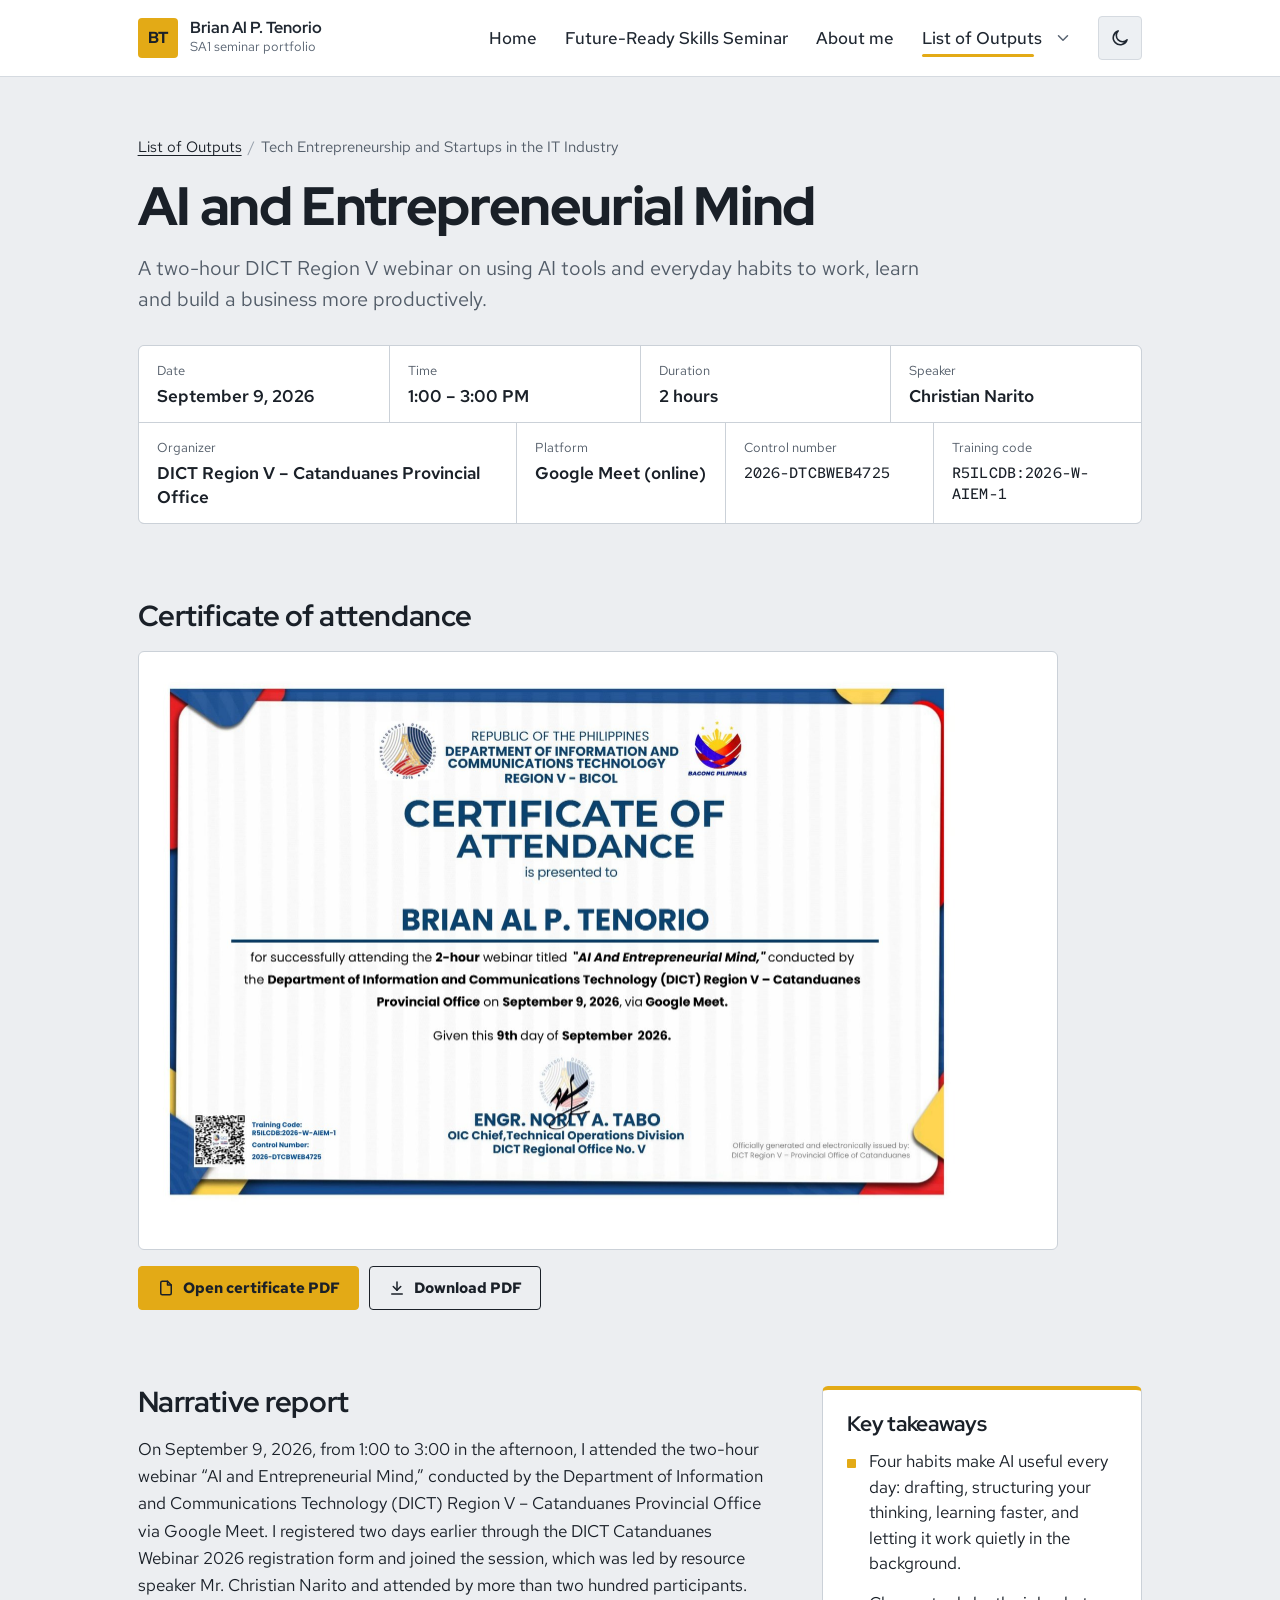
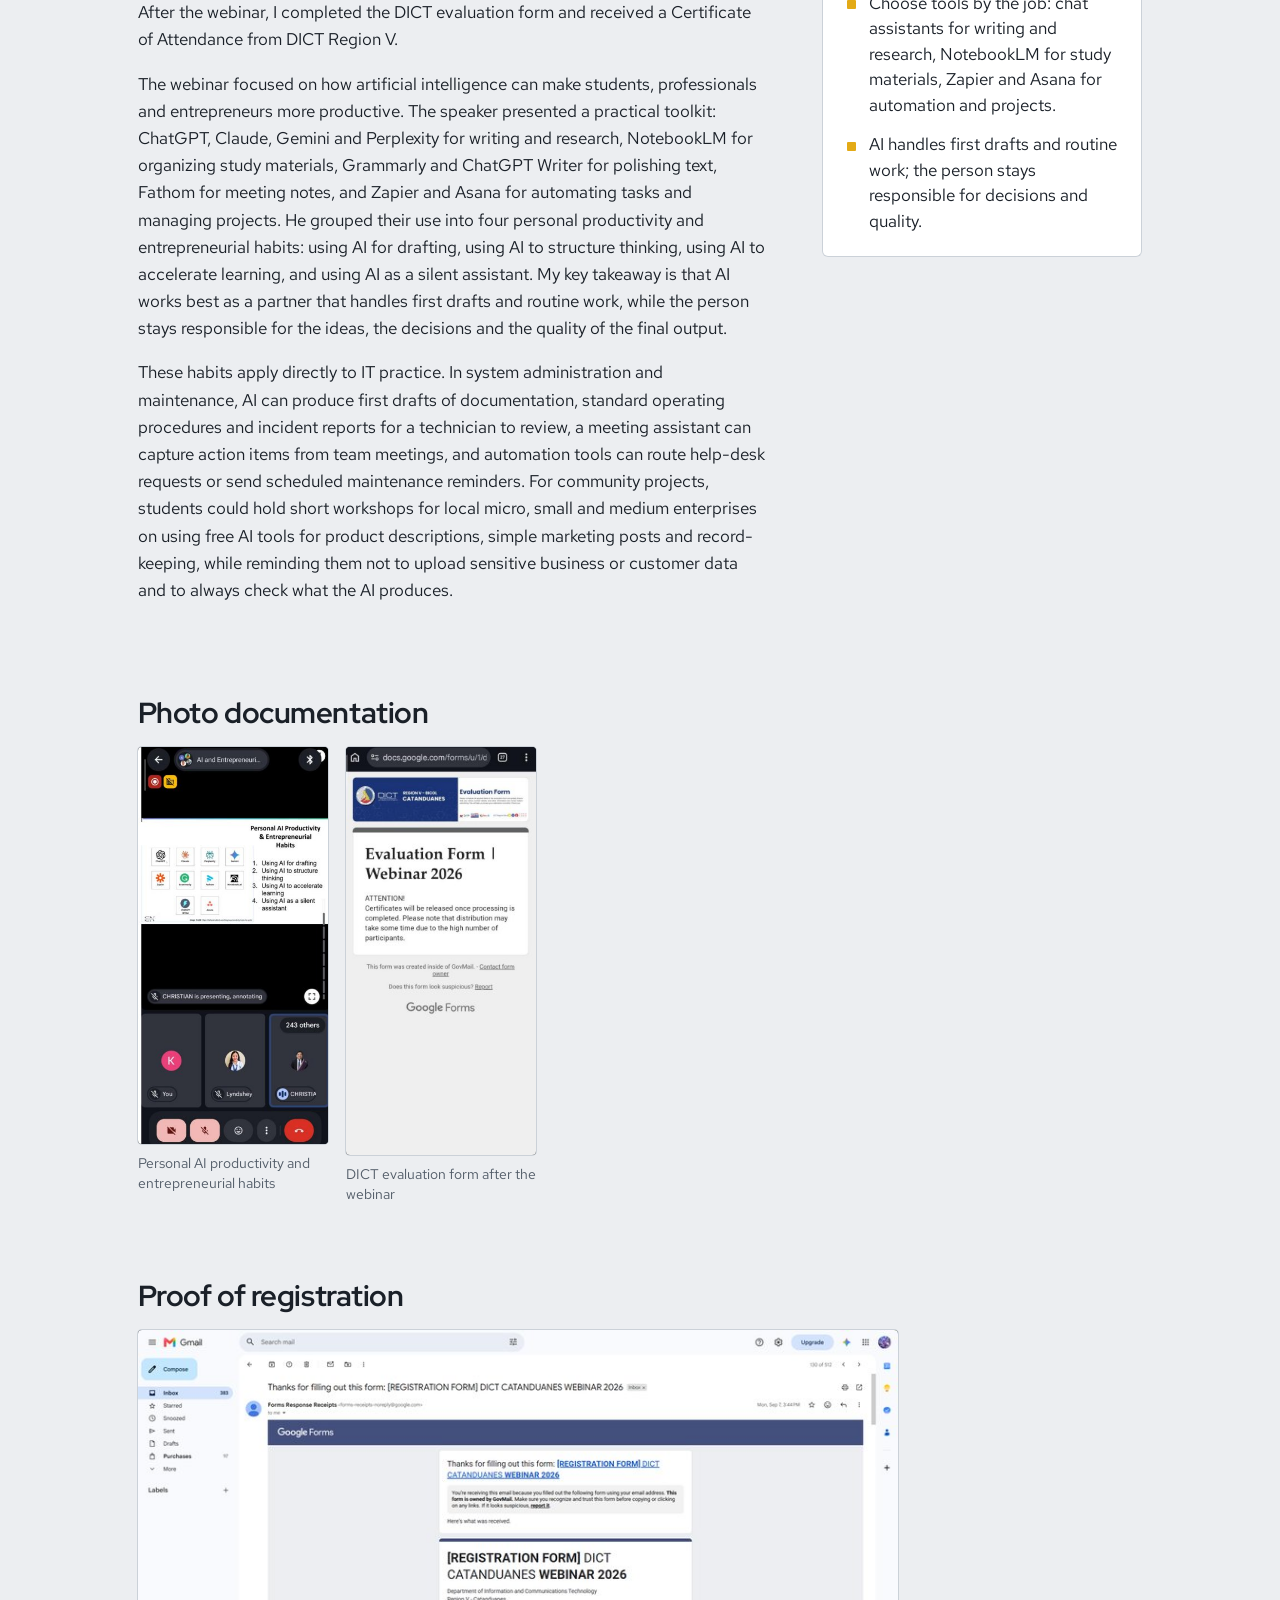
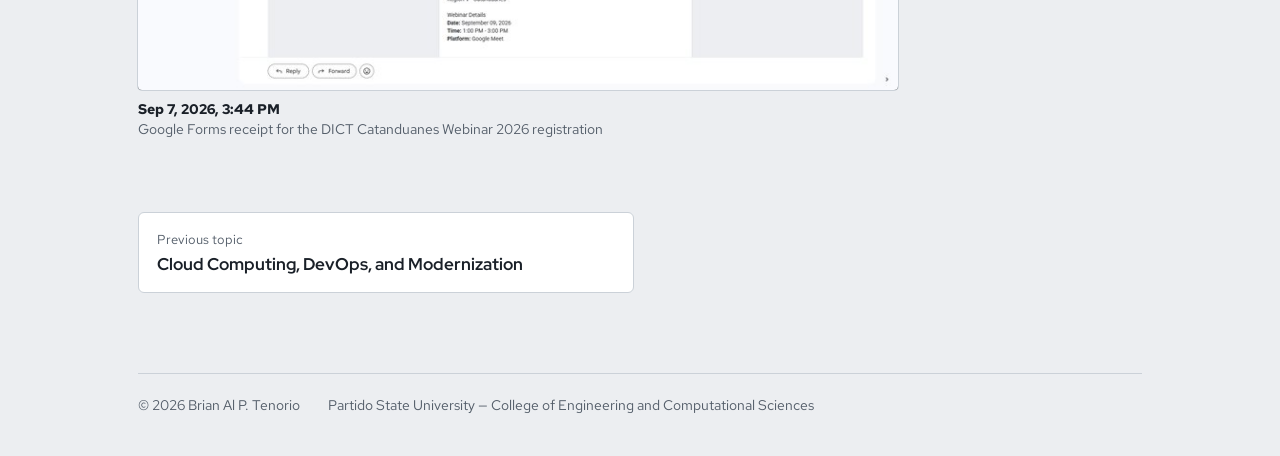
<file: output-tech-entrepreneurship.html>
<!DOCTYPE html>
<html lang="en">
<head>
<meta charset="utf-8">
<meta name="viewport" content="width=device-width, initial-scale=1">
<title>Tech Entrepreneurship and Startups in the IT Industry — Brian Al P. Tenorio</title>
<meta name="description" content="AI and Entrepreneurial Mind: certificate, narrative report and photo documentation by Brian Al P. Tenorio.">
<meta name="author" content="Brian Al P. Tenorio">
<meta name="theme-color" content="#ffffff" media="(prefers-color-scheme: light)">
<meta name="theme-color" content="#0f1216" media="(prefers-color-scheme: dark)">
<link rel="icon" href="data:image/svg+xml,%3Csvg%20xmlns%3D%27http%3A//www.w3.org/2000/svg%27%20viewBox%3D%270%200%2064%2064%27%3E%3Crect%20width%3D%2764%27%20height%3D%2764%27%20rx%3D%2710%27%20fill%3D%27%23E3AA16%27/%3E%3Ctext%20x%3D%2732%27%20y%3D%2742%27%20font-family%3D%27Arial%2C%20sans-serif%27%20font-size%3D%2727%27%20font-weight%3D%27800%27%20text-anchor%3D%27middle%27%20fill%3D%27%231A2028%27%3EBT%3C/text%3E%3C/svg%3E">
<link rel="preconnect" href="https://fonts.googleapis.com">
<link rel="preconnect" href="https://fonts.gstatic.com" crossorigin>
<link rel="stylesheet" href="https://fonts.googleapis.com/css2?family=Red+Hat+Display:wght@500;700;800&amp;family=Red+Hat+Mono:wght@500&amp;family=Red+Hat+Text:ital,wght@0,400;0,500;0,600;0,700;1,400&amp;display=swap">
<link rel="stylesheet" href="css/style.css?v=9">
<script>(function(){var d=document.documentElement;d.classList.add("js");try{var t=localStorage.getItem("theme");if(t==="dark"||t==="light")d.setAttribute("data-theme",t);}catch(e){}})();</script>
</head>
<body>
<a class="skip-link" href="#main">Skip to content</a>
<header class="topbar">
  <div class="topbar-inner">
    
    <a class="brand" href="index.html">
      <span class="brand-mark" aria-hidden="true">BT</span>
      <span><span class="brand-name">Brian Al P. Tenorio</span><span class="brand-sub">SA1 seminar portfolio</span></span>
    </a>
    <button class="menu-btn" type="button" aria-expanded="false" aria-controls="site-nav"><svg class="icon-open" viewBox="0 0 24 24" fill="none" stroke="currentColor" stroke-width="2" stroke-linecap="round" aria-hidden="true"><path d="M4 7h16M4 12h16M4 17h16"/></svg><svg class="icon-close" viewBox="0 0 24 24" fill="none" stroke="currentColor" stroke-width="2" stroke-linecap="round" aria-hidden="true"><path d="M6 6l12 12M18 6L6 18"/></svg><span class="menu-btn-text">Menu</span></button>
    <nav class="nav" id="site-nav" aria-label="Main">
      <ul class="nav-list">
        <li><a href="index.html">Home</a></li>
        <li><a href="digital-literacy-seminar.html">Future-Ready Skills Seminar</a></li>
        <li><a href="about-me.html">About me</a></li>
        <li class="has-sub">
          <a href="list-of-outputs.html" class="is-section">List of Outputs</a>
          <button class="sub-toggle" type="button" aria-expanded="false" aria-controls="outputs-menu" title="Show the five topics"><span class="visually-hidden">Show the five topics</span><svg viewBox="0 0 24 24" fill="none" stroke="currentColor" stroke-width="2" stroke-linecap="round" stroke-linejoin="round" aria-hidden="true"><path d="m6 9 6 6 6-6"/></svg></button>
          <ul class="nav-sub" id="outputs-menu">
            <li><a href="output-emerging-trends.html"><span class="led on" aria-hidden="true"></span><span>Emerging Trends and Innovations in IT<span class="visually-hidden"> (complete)</span></span></a></li>
            <li><a href="output-cyber-security.html"><span class="led on" aria-hidden="true"></span><span>Cyber Security and Ethical Issues<span class="visually-hidden"> (complete)</span></span></a></li>
            <li><a href="output-data-analytics.html"><span class="led on" aria-hidden="true"></span><span>Data Analytics and Artificial Intelligence<span class="visually-hidden"> (complete)</span></span></a></li>
            <li><a href="output-cloud-computing.html"><span class="led on" aria-hidden="true"></span><span>Cloud Computing, DevOps, and Modernization<span class="visually-hidden"> (complete)</span></span></a></li>
            <li><a href="output-tech-entrepreneurship.html" aria-current="page"><span class="led on" aria-hidden="true"></span><span>Tech Entrepreneurship and Startups in the IT Industry<span class="visually-hidden"> (complete)</span></span></a></li>
          </ul>
        </li>
      </ul>
    </nav>
    <button class="theme-btn" type="button" aria-pressed="false" title="Switch to dark mode"><span class="visually-hidden">Dark mode</span><svg class="icon-moon" viewBox="0 0 24 24" fill="none" stroke="currentColor" stroke-width="1.9" stroke-linecap="round" stroke-linejoin="round" aria-hidden="true"><path d="M20.5 14.2A8.5 8.5 0 1 1 9.8 3.5a6.7 6.7 0 0 0 10.7 10.7z"/></svg><svg class="icon-sun" viewBox="0 0 24 24" fill="none" stroke="currentColor" stroke-width="1.9" stroke-linecap="round" stroke-linejoin="round" aria-hidden="true"><circle cx="12" cy="12" r="4.2"/><path d="M12 2.5v2.2M12 19.3v2.2M4.6 4.6l1.6 1.6M17.8 17.8l1.6 1.6M2.5 12h2.2M19.3 12h2.2M4.6 19.4l1.6-1.6M17.8 6.2l1.6-1.6"/></svg></button>
  </div>
</header>

<main class="main" id="main">
  <div class="page">
      <nav class="crumbs" aria-label="Breadcrumb">
        <ol>
          <li><a href="list-of-outputs.html">List of Outputs</a></li>
          <li aria-current="page">Tech Entrepreneurship and Startups in the IT Industry</li>
        </ol>
      </nav>
      <h1 class="page-title">AI and Entrepreneurial Mind</h1>
      <p class="lead">A two-hour DICT Region V webinar on using AI tools and everyday habits to work, learn and build a business more productively.</p>
      <dl class="spec">
        <div><dt>Date</dt><dd>September 9, 2026</dd></div>
        <div><dt>Time</dt><dd>1:00 – 3:00 PM</dd></div>
        <div><dt>Duration</dt><dd>2 hours</dd></div>
        <div><dt>Speaker</dt><dd>Christian Narito</dd></div>
        <div class="wide"><dt>Organizer</dt><dd>DICT Region V – Catanduanes Provincial Office</dd></div>
        <div><dt>Platform</dt><dd>Google Meet (online)</dd></div>
        <div><dt>Control number</dt><dd class="mono">2026-DTCBWEB4725</dd></div>
        <div><dt>Training code</dt><dd class="mono">R5ILCDB:2026-W-AIEM-1</dd></div>
      </dl>

      <section class="section" aria-labelledby="cert-title">
        <h2 class="section-title" id="cert-title">Certificate of attendance</h2>
        <figure class="cert-figure">
          <a href="images/s5-certificate-full.jpg" data-gallery="certificate" data-caption="Certificate of Attendance awarded to Brian Al P. Tenorio for AI and Entrepreneurial Mind">
            <img src="images/s5-certificate-sm.jpg" srcset="images/s5-certificate-sm.jpg 800w, images/s5-certificate-full.jpg 1600w" sizes="(min-width: 1024px) 880px, 100vw" width="800" height="565" alt="Certificate of Attendance awarded to Brian Al P. Tenorio for AI and Entrepreneurial Mind" decoding="async">
          </a>
        </figure>
        <div class="actions">
          <a class="btn btn-primary" href="certificates/ecert-5-ai-and-entrepreneurial-mind.pdf" target="_blank" rel="noopener"><svg viewBox="0 0 24 24" fill="none" stroke="currentColor" stroke-width="2" stroke-linecap="round" stroke-linejoin="round" aria-hidden="true"><path d="M14 3H7a2 2 0 0 0-2 2v14a2 2 0 0 0 2 2h10a2 2 0 0 0 2-2V8z"/><path d="M14 3v5h5"/></svg>Open certificate PDF</a>
          <a class="btn" href="certificates/ecert-5-ai-and-entrepreneurial-mind.pdf" download><svg viewBox="0 0 24 24" fill="none" stroke="currentColor" stroke-width="2" stroke-linecap="round" stroke-linejoin="round" aria-hidden="true"><path d="M12 4v11"/><path d="m7 10 5 5 5-5"/><path d="M5 20h14"/></svg>Download PDF</a>
        </div>
      </section>

      <section class="section report" aria-label="Narrative report and key takeaways">
        <div class="prose">
          <h2 class="section-title">Narrative report</h2>
          <p>On September 9, 2026, from 1:00 to 3:00 in the afternoon, I attended the two-hour webinar “AI and Entrepreneurial Mind,” conducted by the Department of Information and Communications Technology (DICT) Region V – Catanduanes Provincial Office via Google Meet. I registered two days earlier through the DICT Catanduanes Webinar 2026 registration form and joined the session, which was led by resource speaker Mr. Christian Narito and attended by more than two hundred participants. After the webinar, I completed the DICT evaluation form and received a Certificate of Attendance from DICT Region V.</p>
          <p>The webinar focused on how artificial intelligence can make students, professionals and entrepreneurs more productive. The speaker presented a practical toolkit: ChatGPT, Claude, Gemini and Perplexity for writing and research, NotebookLM for organizing study materials, Grammarly and ChatGPT Writer for polishing text, Fathom for meeting notes, and Zapier and Asana for automating tasks and managing projects. He grouped their use into four personal productivity and entrepreneurial habits: using AI for drafting, using AI to structure thinking, using AI to accelerate learning, and using AI as a silent assistant. My key takeaway is that AI works best as a partner that handles first drafts and routine work, while the person stays responsible for the ideas, the decisions and the quality of the final output.</p>
          <p>These habits apply directly to IT practice. In system administration and maintenance, AI can produce first drafts of documentation, standard operating procedures and incident reports for a technician to review, a meeting assistant can capture action items from team meetings, and automation tools can route help-desk requests or send scheduled maintenance reminders. For community projects, students could hold short workshops for local micro, small and medium enterprises on using free AI tools for product descriptions, simple marketing posts and record-keeping, while reminding them not to upload sensitive business or customer data and to always check what the AI produces.</p>
        </div>
        <aside class="takeaways" aria-labelledby="takeaways-title">
          <h2 class="section-title" id="takeaways-title">Key takeaways</h2>
          <ul>
            <li>Four habits make AI useful every day: drafting, structuring your thinking, learning faster, and letting it work quietly in the background.</li>
            <li>Choose tools by the job: chat assistants for writing and research, NotebookLM for study materials, Zapier and Asana for automation and projects.</li>
            <li>AI handles first drafts and routine work; the person stays responsible for decisions and quality.</li>
          </ul>
        </aside>
      </section>

      <section class="section" aria-labelledby="docs-0-title">
        <h2 class="section-title" id="docs-0-title">Photo documentation</h2>
      <div class="gallery gallery--phone">
        <figure class="shot" style="--ar:0.479">
          <a href="images/s5-ai-productivity-habits-full.jpg" data-gallery="docs-0" data-caption="Personal AI productivity and entrepreneurial habits">
            <img src="images/s5-ai-productivity-habits-sm.jpg" srcset="images/s5-ai-productivity-habits-full.jpg 342w" sizes="(min-width: 1024px) 190px, 45vw" width="342" height="714" alt="Phone screenshot of Google Meet showing the Personal AI Productivity and Entrepreneurial Habits slide while Christian presents" loading="lazy" decoding="async">
          </a>
          <figcaption>Personal AI productivity and entrepreneurial habits</figcaption>
        </figure>
        <figure class="shot" style="--ar:0.466">
          <a href="images/s5-evaluation-form-full.jpg" data-gallery="docs-0" data-caption="DICT evaluation form after the webinar">
            <img src="images/s5-evaluation-form-sm.jpg" srcset="images/s5-evaluation-form-full.jpg 252w" sizes="(min-width: 1024px) 190px, 45vw" width="252" height="541" alt="Phone screenshot of the DICT Region V Catanduanes Evaluation Form for Webinar 2026, noting that certificates are released once processing is completed" loading="lazy" decoding="async">
          </a>
          <figcaption>DICT evaluation form after the webinar</figcaption>
        </figure>
      </div>
      </section>

      <section class="section" aria-labelledby="docs-1-title">
        <h2 class="section-title" id="docs-1-title">Proof of registration</h2>
      <div class="gallery gallery--single" style="--tile:2.111">
        <figure class="shot" style="--ar:2.111">
          <a href="images/s5-registration-full.jpg" data-gallery="docs-1" data-caption="Google Forms receipt for the DICT Catanduanes Webinar 2026 registration (Sep 7, 2026, 3:44 PM)">
            <img src="images/s5-registration-sm.jpg" srcset="images/s5-registration-sm.jpg 800w, images/s5-registration-full.jpg 1600w" sizes="(min-width: 1024px) 460px, 100vw" width="800" height="379" alt="Gmail screenshot of the Google Forms receipt for the DICT Catanduanes Webinar 2026 registration, September 9, 2026, 1:00 to 3:00 PM" loading="lazy" decoding="async">
          </a>
          <figcaption><span class="when">Sep 7, 2026, 3:44 PM</span>Google Forms receipt for the DICT Catanduanes Webinar 2026 registration</figcaption>
        </figure>
      </div>
      </section>

      <nav class="pager" aria-label="Other topics">
        <a class="pager-prev" href="output-cloud-computing.html"><span class="pager-label">Previous topic</span><span class="pager-title">Cloud Computing, DevOps, and Modernization</span></a>
      </nav>

      <footer class="site-foot">
        
        <span>&copy; 2026 Brian Al P. Tenorio</span>
        <span>Partido State University &mdash; College of Engineering and Computational Sciences</span>
      </footer>
  </div>
</main>

<dialog class="lightbox" id="lightbox" aria-label="Image viewer">
  <div class="lb-stage"><img class="lb-img" alt=""></div>
  <div class="lb-bar">
    <button class="lb-btn lb-prev" type="button" aria-label="Previous image"><svg viewBox="0 0 24 24" fill="none" stroke="currentColor" stroke-width="2" stroke-linecap="round" stroke-linejoin="round" aria-hidden="true"><path d="m15 6-6 6 6 6"/></svg></button>
    <span class="lb-count" aria-live="polite"></span>
    <button class="lb-btn lb-next" type="button" aria-label="Next image"><svg viewBox="0 0 24 24" fill="none" stroke="currentColor" stroke-width="2" stroke-linecap="round" stroke-linejoin="round" aria-hidden="true"><path d="m9 6 6 6-6 6"/></svg></button>
    <p class="lb-caption"></p>
  </div>
  <button class="lb-btn lb-close" type="button" aria-label="Close image viewer"><svg viewBox="0 0 24 24" fill="none" stroke="currentColor" stroke-width="2" stroke-linecap="round" aria-hidden="true"><path d="M6 6l12 12M18 6L6 18"/></svg></button>
</dialog>
<script src="js/main.js?v=9" defer></script>
</body>
</html>
</file>
<file: css/style.css>
:root {
  --paper: #eceef1;
  --panel: #ffffff;
  --ink: #1a2028;
  --ink-soft: #525c68;
  --line: #cbd1d8;
  --line-strong: #98a1ac;

  --gold: #e3aa16;          
  --gold-text: #7a5800;     
  --focus: #a27400;         

  
  --rail: #ffffff;
  --rail-raised: #edf0f3;
  --rail-line: #d5dae0;
  --on-rail: #1f2731;
  --on-rail-soft: #586371;
  --on-rail-strong: #0b0f14;
  --menu-shadow: 0 24px 40px -12px rgba(24, 32, 44, 0.22);

  
  --rack-frame: #cfd5dc;
  --rack-rail-a: #bcc3cc;
  --rack-rail-b: #abb3bd;
  --rack-hole: #646d78;
  --face-top: #ffffff;
  --face-bottom: #eef1f4;
  --face-top-hover: #f5f7f9;
  --face-bottom-hover: #e2e6eb;
  --face-shadow: inset 0 1px 0 #ffffff, inset 0 -1px 0 rgba(24, 32, 44, 0.12), 0 1px 2px rgba(24, 32, 44, 0.16);
  --handle: #9ba4ae;
  --led: #1fb066;
  --led-off: #b3bbc4;

  
  --slab: #ffffff;
  --slab-edge: var(--gold);
  --slab-line: var(--line);
  --step-bg: var(--gold);
  --step-fg: #1a2028;

  --radius-s: 3px;
  --radius-m: 6px;

  --font-display: "Red Hat Display", "Segoe UI", system-ui, sans-serif;
  --font-text: "Red Hat Text", "Segoe UI", system-ui, sans-serif;
  --font-mono: "Red Hat Mono", ui-monospace, "Cascadia Mono", Consolas, monospace;

  color-scheme: light;
}


@media (prefers-color-scheme: dark) {
  :root:not([data-theme="light"]) {
    --paper: #15191e;
    --panel: #1c2128;
    --ink: #e5e8ec;
    --ink-soft: #a0a9b4;
    --line: #2d343d;
    --line-strong: #4f5965;
    --gold-text: #f0c24b;
    --focus: var(--gold);
    --rail: #0f1216;
    --rail-raised: #1b2027;
    --rail-line: #262c34;
    --on-rail: #e9ecef;
    --on-rail-soft: #a7b0bb;
    --on-rail-strong: #ffffff;
    --menu-shadow: 0 22px 44px rgba(0, 0, 0, 0.4);
    --rack-frame: #0f1216;
    --rack-rail-a: #3b434e;
    --rack-rail-b: #2d343d;
    --rack-hole: #11151a;
    --face-top: #363e49;
    --face-bottom: #2a313a;
    --face-top-hover: #404957;
    --face-bottom-hover: #323a45;
    --face-shadow: inset 0 1px 0 rgba(255, 255, 255, 0.08), inset 0 -1px 0 rgba(0, 0, 0, 0.4);
    --handle: #6d7682;
    --led: #3fd083;
    --led-off: #4b545f;
    --slab: #262d36;
    --slab-edge: transparent;
    --slab-line: transparent;
    --step-bg: #0f1216;
    --step-fg: var(--gold);
    color-scheme: dark;
  }
}
:root[data-theme="dark"] {
  --paper: #15191e;
  --panel: #1c2128;
  --ink: #e5e8ec;
  --ink-soft: #a0a9b4;
  --line: #2d343d;
  --line-strong: #4f5965;
  --gold-text: #f0c24b;
  --focus: var(--gold);
  --rail: #0f1216;
  --rail-raised: #1b2027;
  --rail-line: #262c34;
  --on-rail: #e9ecef;
  --on-rail-soft: #a7b0bb;
  --on-rail-strong: #ffffff;
  --menu-shadow: 0 22px 44px rgba(0, 0, 0, 0.4);
  --rack-frame: #0f1216;
  --rack-rail-a: #3b434e;
  --rack-rail-b: #2d343d;
  --rack-hole: #11151a;
  --face-top: #363e49;
  --face-bottom: #2a313a;
  --face-top-hover: #404957;
  --face-bottom-hover: #323a45;
  --face-shadow: inset 0 1px 0 rgba(255, 255, 255, 0.08), inset 0 -1px 0 rgba(0, 0, 0, 0.4);
  --handle: #6d7682;
  --led: #3fd083;
  --led-off: #4b545f;
  --slab: #262d36;
  --slab-edge: transparent;
  --slab-line: transparent;
  --step-bg: #0f1216;
  --step-fg: var(--gold);
  color-scheme: dark;
}


*,
*::before,
*::after { box-sizing: border-box; }

html {
  -webkit-text-size-adjust: 100%;
  scroll-padding-top: 88px;
}

body {
  margin: 0;
  background: var(--paper);
  color: var(--ink);
  font: 400 1.0625rem/1.6 var(--font-text);
  text-rendering: optimizeLegibility;
}

img { display: block; max-width: 100%; height: auto; }

a { color: inherit; text-underline-offset: 3px; }
a:hover { text-decoration-thickness: 2px; }

:focus-visible {
  outline: 3px solid var(--focus);
  outline-offset: 2px;
}

h1, h2, h3 {
  margin: 0;
  font-family: var(--font-display);
  line-height: 1.12;
  letter-spacing: -0.015em;
  text-wrap: balance;
}

p { margin: 0 0 1em; }

.skip-link {
  position: absolute;
  left: 12px;
  top: -80px;
  z-index: 100;
  padding: 10px 16px;
  background: var(--gold);
  color: #1a2028;
  font-weight: 700;
  border-radius: var(--radius-s);
  text-decoration: none;
}
.skip-link:focus { top: 12px; }

.visually-hidden {
  position: absolute !important;
  width: 1px;
  height: 1px;
  overflow: hidden;
  clip: rect(0 0 0 0);
  white-space: nowrap;
}


.topbar {
  position: sticky;
  top: 0;
  z-index: 30;
  background: var(--rail);
  color: var(--on-rail);
  border-bottom: 1px solid var(--rail-line);
}

.topbar-inner {
  position: relative;
  display: flex;
  align-items: center;
  gap: 8px;
  max-width: 1120px;   
  min-height: 64px;
  margin: 0 auto;
  padding: 10px clamp(16px, 4.5vw, 64px);
}

.brand {
  display: flex;
  align-items: center;
  gap: 12px;
  min-width: 0;
  margin-right: auto;
  text-decoration: none;
}

.brand-mark {
  display: grid;
  place-items: center;
  flex: none;
  width: 40px;
  height: 40px;
  border-radius: 4px;
  background: var(--gold);
  color: #1a2028;
  font: 800 1rem/1 var(--font-display);
  letter-spacing: -0.03em;
}

.brand-name {
  display: block;
  font: 700 1rem/1.2 var(--font-display);
}

.brand-sub {
  display: block;
  font-size: 0.8rem;
  color: var(--on-rail-soft);
}

.menu-btn {
  display: inline-flex;
  align-items: center;
  gap: 8px;
  min-height: 44px;
  padding: 8px 14px;
  border: 1px solid var(--rail-line);
  border-radius: 4px;
  background: var(--rail-raised);
  color: var(--on-rail);
  font: 600 0.95rem/1 var(--font-text);
  cursor: pointer;
}
.menu-btn svg { width: 20px; height: 20px; }


.theme-btn {
  display: grid;
  place-items: center;
  flex: none;
  width: 44px;
  height: 44px;
  padding: 0;
  border: 1px solid var(--rail-line);
  border-radius: 4px;
  background: var(--rail-raised);
  color: var(--on-rail);
  cursor: pointer;
}
.theme-btn:hover { color: var(--gold-text); }
.theme-btn svg { width: 20px; height: 20px; }
.theme-btn .icon-sun { display: none; }
:root[data-theme="dark"] .theme-btn .icon-sun { display: block; }
:root[data-theme="dark"] .theme-btn .icon-moon { display: none; }
@media (prefers-color-scheme: dark) {
  :root:not([data-theme="light"]) .theme-btn .icon-sun { display: block; }
  :root:not([data-theme="light"]) .theme-btn .icon-moon { display: none; }
}
html:not(.js) .theme-btn { display: none; }


@media (max-width: 420px) {
  .menu-btn { width: 44px; padding: 0; justify-content: center; }
  .menu-btn .menu-btn-text {
    position: absolute;
    width: 1px;
    height: 1px;
    overflow: hidden;
    clip: rect(0 0 0 0);
    white-space: nowrap;
  }
}
.menu-btn .icon-close { display: none; }
.topbar.is-open .menu-btn .icon-open { display: none; }
.topbar.is-open .menu-btn .icon-close { display: block; }

.nav-list,
.nav-sub {
  list-style: none;
  margin: 0;
  padding: 0;
}

.nav a {
  position: relative;
  display: flex;
  align-items: center;
  gap: 10px;
  min-height: 44px;
  padding: 10px 12px;
  border-radius: 4px;
  color: var(--on-rail);
  font-weight: 500;
  line-height: 1.3;
  text-decoration: none;
}
.nav a:hover { background: var(--rail-raised); }
.nav a[aria-current="page"] { color: var(--on-rail-strong); }


.nav a[aria-current="page"]::after,
.nav a.is-section::after {
  content: "";
  position: absolute;
  left: 0;
  top: 9px;
  bottom: 9px;
  width: 3px;
  border-radius: 2px;
  background: var(--gold);
}

.nav-sub a {
  min-height: 40px;
  padding: 8px 10px;
  color: var(--on-rail-soft);
  font-size: 0.92rem;
  font-weight: 400;
}
.nav-sub a:hover { color: var(--on-rail); }
.nav-sub a[aria-current="page"] { background: var(--rail-raised); }

.sub-toggle { display: none; }


@media (max-width: 1023.98px) {
  .nav a[aria-current="page"] { background: var(--rail-raised); }
  .nav-sub {
    margin: 2px 0 8px 18px;
    padding-left: 8px;
    border-left: 1px solid var(--rail-line);
  }
  .js .nav { display: none; }
  .js .topbar.is-open .nav {
    position: absolute;
    top: 100%;
    left: 0;
    right: 0;
    display: block;
    max-height: calc(100vh - 64px);
    max-height: calc(100dvh - 64px);
    overflow-y: auto;
    padding: 10px clamp(16px, 4.5vw, 64px) 18px;
    border-top: 1px solid var(--rail-line);
    background: var(--rail);
    box-shadow: var(--menu-shadow);
  }
}


@media (min-width: 1024px) {
  .topbar-inner { min-height: 76px; }
  .menu-btn { display: none; }

  .nav-list {
    display: flex;
    align-items: center;
    gap: 4px;
  }
  .theme-btn { margin-left: 10px; }
  .nav-list > li { position: relative; }

  
  .nav-list > li > a[aria-current="page"]::after,
  .nav-list > li > a.is-section::after {
    top: auto;
    left: 12px;
    right: 12px;
    bottom: 3px;
    width: auto;
    height: 3px;
  }

  .has-sub { display: flex; align-items: center; }
  .has-sub > a { padding-right: 4px; }
  .has-sub > a[aria-current="page"]::after,
  .has-sub > a.is-section::after { right: 4px; }

  .sub-toggle {
    display: grid;
    place-items: center;
    width: 34px;
    height: 44px;
    padding: 0;
    border: 0;
    border-radius: 4px;
    background: transparent;
    color: var(--on-rail-soft);
    cursor: pointer;
  }
  .sub-toggle:hover,
  .has-sub.is-open .sub-toggle { background: var(--rail-raised); color: var(--on-rail); }
  .sub-toggle svg { width: 18px; height: 18px; }
  .has-sub.is-open .sub-toggle svg { transform: rotate(180deg); }

  .nav-sub {
    position: absolute;
    top: calc(100% + 12px);
    right: 0;
    z-index: 40;
    width: 390px;
    padding: 8px;
    border: 1px solid var(--rail-line);
    border-radius: 8px;
    background: var(--rail);
    box-shadow: var(--menu-shadow);
    opacity: 0;
    visibility: hidden;
    transform: translateY(-6px);
    transition: opacity 0.14s ease, transform 0.14s ease, visibility 0s linear 0.14s;
  }
  
  .nav-sub::before {
    content: "";
    position: absolute;
    left: 0;
    right: 0;
    top: -14px;
    height: 14px;
  }
  .has-sub.is-open .nav-sub,
  html:not(.js) .has-sub:hover .nav-sub {
    opacity: 1;
    visibility: visible;
    transform: none;
    transition: opacity 0.14s ease, transform 0.14s ease, visibility 0s;
  }
  .nav-sub a { padding: 10px 14px; }
}

.main { display: block; min-width: 0; }

.page {
  max-width: 1120px;
  margin: 0 auto;
  padding: clamp(28px, 4.5vw, 64px) clamp(16px, 4.5vw, 64px) 40px;
}


.page-title {
  max-width: 22ch;
  font-size: clamp(2rem, 1.2rem + 3vw, 3.4rem);
  font-weight: 800;
  letter-spacing: -0.025em;
}

.lead {
  max-width: 62ch;
  margin: 16px 0 0;
  color: var(--ink-soft);
  font-size: clamp(1.08rem, 1rem + 0.35vw, 1.25rem);
  line-height: 1.55;
}

.section { margin-top: clamp(44px, 6vw, 76px); }

.section-title {
  margin-bottom: 18px;
  font-size: clamp(1.4rem, 1.15rem + 0.8vw, 1.8rem);
  font-weight: 700;
}

.prose p { max-width: 68ch; }

.crumbs { margin: 0 0 18px; font-size: 0.92rem; color: var(--ink-soft); }
.crumbs ol {
  display: flex;
  flex-wrap: wrap;
  gap: 6px;
  margin: 0;
  padding: 0;
  list-style: none;
}
.crumbs li + li::before {
  content: "/";
  margin-right: 6px;
  color: var(--line-strong);
}
.crumbs a { color: var(--ink); }

.btn {
  display: inline-flex;
  align-items: center;
  gap: 8px;
  min-height: 44px;
  padding: 10px 18px;
  border: 1.5px solid var(--ink);
  border-radius: 4px;
  color: var(--ink);
  font: 700 0.95rem/1.2 var(--font-text);
  text-decoration: none;
}
.btn svg { width: 18px; height: 18px; flex: none; }
.btn:hover { background: var(--ink); color: var(--paper); }
.btn-primary {
  background: var(--gold);
  border-color: var(--gold);
  color: #1a2028;
}
.btn-primary:hover { background: #f0bb2c; border-color: #f0bb2c; color: #1a2028; }

.site-foot {
  display: flex;
  flex-wrap: wrap;
  gap: 6px 28px;
  margin-top: 80px;
  padding-top: 20px;
  border-top: 1px solid var(--line);
  color: var(--ink-soft);
  font-size: 0.88rem;
}


.led {
  display: inline-block;
  flex: none;
  width: 9px;
  height: 9px;
  border-radius: 50%;
  background: var(--led-off);
  box-shadow: inset 0 1px 1px rgba(0, 0, 0, 0.55);
}
.led.on {
  background: var(--led);
  box-shadow: 0 0 0 2px rgba(63, 208, 131, 0.18), 0 0 9px rgba(63, 208, 131, 0.6);
}


.hero-name {
  font-size: clamp(2.6rem, 1.3rem + 5.6vw, 5.4rem);
  font-weight: 800;
  line-height: 0.98;
  letter-spacing: -0.035em;
}

.rack-head {
  display: flex;
  flex-wrap: wrap;
  align-items: baseline;
  justify-content: space-between;
  gap: 4px 20px;
  margin-bottom: 18px;
}
.rack-head .section-title { margin: 0; }
.rack-status { margin: 0; color: var(--ink-soft); }
.rack-status strong { color: var(--ink); }

.rack {
  --ear: 34px;
  --rail-x: 10px;
  --rail-w: 14px;
  position: relative;
  margin: 0;
  padding: 12px var(--ear);
  list-style: none;
  border-radius: 8px;
  background: var(--rack-frame);
}


.rack::before,
.rack::after {
  content: "";
  position: absolute;
  top: 10px;
  bottom: 10px;
  width: var(--rail-w);
  border-radius: 2px;
  background-image:
    repeating-linear-gradient(to bottom, transparent 0 6px, var(--rack-hole) 6px 11px, transparent 11px 16px),
    linear-gradient(90deg, var(--rack-rail-a), var(--rack-rail-b));
  background-size: 5px 100%, 100% 100%;
  background-position: center 0, 0 0;
  background-repeat: no-repeat;
}
.rack::before { left: var(--rail-x); }
.rack::after { right: var(--rail-x); }

.rack li + li { margin-top: 6px; }

.unit {
  --screw-x: calc(var(--ear) - var(--rail-x) - var(--rail-w) / 2);
  position: relative;
  display: grid;
  grid-template-columns: auto minmax(0, 1fr) auto auto;
  align-items: center;
  gap: 18px;
  min-height: 80px;
  padding: 14px 18px 14px 20px;
  border-radius: var(--radius-s);
  background: linear-gradient(180deg, var(--face-top), var(--face-bottom));
  box-shadow: var(--face-shadow);
  color: var(--on-rail);
  text-decoration: none;
}


.unit::before,
.unit::after {
  content: "";
  position: absolute;
  top: 50%;
  width: 10px;
  height: 10px;
  margin-top: -5px;
  border-radius: 50%;
  background: radial-gradient(circle at 35% 35%, #b6bec8 0 18%, #6c7581 55%, #3e454f 100%);
  box-shadow: 0 1px 1px rgba(0, 0, 0, 0.5);
}
.unit::before { left: calc(-1 * var(--screw-x) - 5px); }
.unit::after { right: calc(-1 * var(--screw-x) - 5px); }

.unit:hover {
  background: linear-gradient(180deg, var(--face-top-hover), var(--face-bottom-hover));
}
.unit:hover .unit-title { text-decoration: underline; text-decoration-thickness: 2px; }
.unit:hover .unit-handle,
.unit:focus-visible .unit-handle { border-color: var(--gold); }

.unit-text { display: grid; gap: 3px; min-width: 0; }

.unit-track {
  color: var(--on-rail-soft);
  font-size: 0.85rem;
  line-height: 1.3;
}

.unit-title {
  font: 700 clamp(1.05rem, 0.98rem + 0.35vw, 1.25rem)/1.25 var(--font-display);
  color: var(--on-rail-strong);
  text-underline-offset: 4px;
}

.unit-desc {
  margin-top: 4px;
  color: var(--on-rail-soft);
  font-size: 0.92rem;
  line-height: 1.45;
  max-width: 64ch;
}

.unit-date {
  color: var(--on-rail-soft);
  font-size: 0.88rem;
  font-variant-numeric: tabular-nums;
  white-space: nowrap;
}

.unit-handle {
  width: 12px;
  height: 46px;
  border: 2px solid var(--handle);
  border-radius: 7px;
}

.unit.is-pending .unit-title { color: var(--on-rail-soft); font-weight: 600; }
.rack--detailed .unit > .led { align-self: start; margin-top: 6px; }

@media (max-width: 640px) {
  .rack { --ear: 24px; --rail-x: 6px; --rail-w: 10px; padding-top: 10px; padding-bottom: 10px; }
  .unit {
    grid-template-columns: auto minmax(0, 1fr) auto;
    gap: 14px;
    padding: 14px 14px 14px 16px;
  }
  .unit::before,
  .unit::after { width: 8px; height: 8px; margin-top: -4px; }
  .unit::before { left: calc(-1 * var(--screw-x) - 4px); }
  .unit::after { right: calc(-1 * var(--screw-x) - 4px); }
  .unit-date { grid-column: 2; grid-row: 2; margin-top: -8px; }
  .unit-handle { grid-column: 3; grid-row: 1 / span 2; height: 40px; width: 10px; }
}

.legend {
  display: flex;
  flex-wrap: wrap;
  gap: 8px 22px;
  margin: 14px 0 0;
  padding: 0;
  list-style: none;
  color: var(--ink-soft);
  font-size: 0.9rem;
}
.legend li { display: inline-flex; align-items: center; gap: 8px; }


@media (prefers-reduced-motion: no-preference) {
  .rack .led.on {
    animation: power-on 0.9s linear both;
    animation-delay: calc(0.2s + var(--i, 0) * 0.16s);
  }
  .unit,
  .unit-handle,
  .nav a,
  .btn { transition: background-color 0.15s ease, border-color 0.15s ease, color 0.15s ease; }
}

@media (prefers-reduced-motion: reduce) {
  .nav-sub { transition: none !important; transform: none !important; }
}

@keyframes power-on {
  0%, 30% { background: var(--led-off); box-shadow: inset 0 1px 1px rgba(0, 0, 0, 0.55); }
  31%, 45% { background: var(--led); box-shadow: 0 0 9px rgba(63, 208, 131, 0.6); }
  46%, 60% { background: var(--led-off); box-shadow: inset 0 1px 1px rgba(0, 0, 0, 0.55); }
  61%, 100% { background: var(--led); box-shadow: 0 0 0 2px rgba(63, 208, 131, 0.18), 0 0 9px rgba(63, 208, 131, 0.6); }
}


.more-grid {
  display: grid;
  gap: 28px;
}
@media (min-width: 760px) {
  .more-grid { grid-template-columns: 1fr 1fr; gap: 36px; }
}
.more-link {
  display: block;
  padding-top: 16px;
  border-top: 3px solid var(--ink);
  text-decoration: none;
}
.more-link:hover { border-top-color: var(--gold); }
.more-title {
  display: block;
  font: 700 1.3rem/1.2 var(--font-display);
  text-decoration: underline;
  text-decoration-color: transparent;
  text-underline-offset: 4px;
}
.more-link:hover .more-title { text-decoration-color: currentColor; }
.more-desc { display: block; margin-top: 6px; color: var(--ink-soft); max-width: 46ch; }



.spec {
  display: flex;
  flex-wrap: wrap;
  gap: 1px;
  margin: 30px 0 0;
  overflow: hidden;
  border: 1px solid var(--line);
  border-radius: var(--radius-m);
  background: var(--line);
}
.spec > div {
  flex: 1 1 170px;
  padding: 14px 18px;
  background: var(--panel);
}
.spec > .wide { flex-basis: 340px; }
.spec dt { margin-bottom: 3px; color: var(--ink-soft); font-size: 0.84rem; }
.spec dd { margin: 0; font-weight: 600; line-height: 1.4; overflow-wrap: anywhere; }
.spec .mono { font: 500 0.92rem/1.45 var(--font-mono); letter-spacing: 0.01em; }
.spec .tbd { color: var(--ink-soft); font-weight: 400; font-style: italic; }
.spec .sub { display: block; color: var(--ink-soft); font-weight: 400; font-size: 0.92rem; }
@media (max-width: 640px) {
  .spec > div { flex-basis: 130px; padding: 12px 14px; }
  .spec > .wide { flex-basis: 100%; }
}

.cert-figure {
  max-width: 920px;
  margin: 0;
  padding: clamp(8px, 1.5vw, 16px);
  border: 1px solid var(--line);
  border-radius: var(--radius-m);
  background: var(--panel);
}
.cert-figure a { display: block; border-radius: 2px; overflow: hidden; }

.actions {
  display: flex;
  flex-wrap: wrap;
  gap: 10px;
  margin-top: 16px;
}

.report {
  display: grid;
  gap: 36px;
}
@media (min-width: 1100px) {
  .report {
    grid-template-columns: minmax(0, 1fr) 320px;
    gap: 56px;
    align-items: start;
  }
  .takeaways { position: sticky; top: 32px; }
}

.slide-quote {
  max-width: 68ch;
  margin: 28px 0;
  padding: 22px 24px 20px;
  border-radius: var(--radius-m);
  background: var(--slab);
  box-shadow: inset 4px 0 0 var(--slab-edge), inset 0 0 0 1px var(--slab-line);
  color: var(--ink);
}
.slide-quote p {
  margin: 0;
  font: 600 clamp(1.15rem, 1.02rem + 0.5vw, 1.4rem)/1.35 var(--font-display);
  letter-spacing: -0.01em;
}
.slide-quote footer {
  margin-top: 12px;
  color: var(--ink-soft);
  font-size: 0.88rem;
}

.takeaways {
  padding: 22px 24px 8px;
  border: 1px solid var(--line);
  border-top: 4px solid var(--gold);
  border-radius: var(--radius-m);
  background: var(--panel);
}
.takeaways .section-title { font-size: 1.3rem; margin-bottom: 4px; }
.takeaways ul { margin: 0; padding: 0; list-style: none; }
.takeaways li {
  position: relative;
  margin: 14px 0;
  padding-left: 22px;
  line-height: 1.5;
}
.takeaways li::before {
  content: "";
  position: absolute;
  left: 0;
  top: 0.55em;
  width: 9px;
  height: 9px;
  border-radius: 1px;
  background: var(--gold);
}

.note { margin: 14px 0 0; color: var(--ink-soft); font-size: 0.9rem; }

.pager {
  display: grid;
  gap: 12px;
  margin-top: 72px;
}
@media (min-width: 720px) {
  .pager { grid-template-columns: 1fr 1fr; }
  .pager-next { grid-column: 2; text-align: right; }
}
.pager a {
  display: block;
  padding: 16px 18px;
  border: 1px solid var(--line);
  border-radius: var(--radius-m);
  background: var(--panel);
  text-decoration: none;
}
.pager a:hover { border-color: var(--ink); }
.pager-label { display: block; color: var(--ink-soft); font-size: 0.84rem; }
.pager-title { display: block; margin-top: 4px; font: 700 1.05rem/1.3 var(--font-display); }



.gallery {
  display: grid;
  grid-template-columns: repeat(auto-fill, minmax(min(100%, 330px), 1fr));
  gap: 22px 18px;
  align-items: start;
}
.gallery--single { grid-template-columns: minmax(0, 760px); }
.gallery--phone { grid-template-columns: repeat(2, minmax(0, 1fr)); gap: 20px 14px; }
@media (min-width: 641px) {
  .gallery--phone { grid-template-columns: repeat(auto-fill, minmax(150px, 190px)); gap: 22px 18px; }
}

.shot { margin: 0; }
.shot a {
  display: block;
  overflow: hidden;
  border-radius: 4px;
  background: #0e1115;
  box-shadow: 0 0 0 1px var(--line);
}
.shot img {
  width: 100%;
  height: auto;
  aspect-ratio: var(--tile, 16 / 10);
  object-fit: contain;
}
.gallery--phone .shot img {
  aspect-ratio: var(--ar);
  object-fit: cover;
}
.shot figcaption {
  margin-top: 9px;
  color: var(--ink-soft);
  font-size: 0.9rem;
  line-height: 1.4;
}
.shot .when {
  display: block;
  color: var(--ink);
  font-weight: 700;
}

.lightbox {
  width: 100vw;
  max-width: 100vw;
  height: 100vh;
  height: 100dvh;
  max-height: 100vh;
  max-height: 100dvh;
  margin: 0;
  padding: 0;
  border: 0;
  background: #0d1014;
  color: #fff;
}
.lightbox::backdrop { background: rgba(13, 16, 20, 0.7); }
.lightbox[open] {
  display: grid;
  grid-template-rows: minmax(0, 1fr) auto;
}

.lb-stage {
  display: grid;
  place-items: center;
  min-height: 0;
  padding: 64px 16px 8px;
}
.lb-img {
  width: auto;
  max-width: 100%;
  max-height: calc(100vh - 170px);
  max-height: calc(100dvh - 170px);
  object-fit: contain;
  border-radius: 3px;
}

.lb-bar {
  display: flex;
  flex-wrap: wrap;
  align-items: center;
  justify-content: center;
  gap: 10px 18px;
  padding: 10px 16px 22px;
}
.lb-caption {
  flex-basis: 100%;
  max-width: 70ch;
  margin: 0 auto;
  color: #d9dee3;
  font-size: 0.95rem;
  text-align: center;
}
.lb-count { min-width: 5ch; color: #a7b0bb; font-size: 0.9rem; text-align: center; }

.lb-btn {
  display: grid;
  place-items: center;
  width: 46px;
  height: 46px;
  border: 1px solid rgba(255, 255, 255, 0.28);
  border-radius: 50%;
  background: rgba(255, 255, 255, 0.07);
  color: #fff;
  cursor: pointer;
}
.lb-btn:hover { background: rgba(255, 255, 255, 0.16); }
.lb-btn svg { width: 22px; height: 22px; }
.lb-btn[hidden] { display: none; }
.lb-close { position: absolute; top: 12px; right: 12px; }


.placeholder-flag {
  display: flex;
  align-items: flex-start;
  gap: 10px;
  max-width: 68ch;
  margin: 0 0 22px;
  padding: 12px 16px;
  border: 1.5px dashed var(--line-strong);
  border-radius: var(--radius-m);
  color: var(--ink-soft);
  font-size: 0.95rem;
}
.placeholder-flag .led { margin-top: 0.5em; }
.placeholder-flag strong { color: var(--ink); }

.draft {
  max-width: 68ch;
  padding-left: 14px;
  border-left: 3px dashed var(--line-strong);
  color: var(--ink-soft);
  font-style: italic;
}

.slot {
  display: grid;
  place-content: center;
  gap: 4px;
  aspect-ratio: 4 / 3;
  padding: 18px;
  border: 1.5px dashed var(--line-strong);
  border-radius: var(--radius-m);
  background: repeating-linear-gradient(135deg, transparent 0 12px, rgba(152, 161, 172, 0.12) 12px 24px);
  color: var(--ink-soft);
  font-size: 0.88rem;
  line-height: 1.4;
  text-align: center;
}
.slot strong { color: var(--ink); font-size: 0.98rem; }
.slot code { font-family: var(--font-mono); font-size: 0.82rem; overflow-wrap: anywhere; }
.slot-cert { aspect-ratio: 1.414 / 1; max-width: 920px; }
.slot-portrait { aspect-ratio: 4 / 5; }

.slot-grid {
  display: grid;
  grid-template-columns: repeat(2, minmax(0, 1fr));
  gap: 12px;
}
@media (min-width: 641px) {
  .slot-grid { grid-template-columns: repeat(auto-fill, minmax(230px, 1fr)); gap: 16px; }
}
@media (max-width: 640px) {
  .slot { padding: 12px; font-size: 0.8rem; }
  .profile .slot-portrait { max-width: 220px; }
}

.steps {
  display: grid;
  gap: 16px;
  margin: 0;
  padding: 0;
  list-style: none;
  counter-reset: step;
}
@media (min-width: 820px) {
  .steps { grid-template-columns: repeat(3, 1fr); }
}
.step {
  padding: 20px 22px 6px;
  border: 1px solid var(--line);
  border-radius: var(--radius-m);
  background: var(--panel);
  counter-increment: step;
}
.step::before {
  content: counter(step);
  display: grid;
  place-items: center;
  width: 34px;
  height: 34px;
  margin-bottom: 14px;
  border-radius: 50%;
  background: var(--step-bg);
  color: var(--step-fg);
  font: 800 1rem/1 var(--font-display);
}
.step h3 { margin-bottom: 8px; font-size: 1.15rem; }
.step .draft { font-size: 0.98rem; }

.signature { margin-top: 28px; font-weight: 600; }

.profile {
  display: grid;
  gap: 28px;
  align-items: start;
  margin-top: 30px;
}
@media (min-width: 820px) {
  .profile { grid-template-columns: 260px minmax(0, 1fr); gap: 48px; }
}
.profile .lead { margin-top: 0; }
.profile .spec { grid-template-columns: repeat(auto-fill, minmax(220px, 1fr)); }

.tags {
  display: flex;
  flex-wrap: wrap;
  gap: 10px;
  margin: 0;
  padding: 0;
  list-style: none;
}
.tags li {
  padding: 9px 18px;
  border: 1px solid var(--line);
  border-radius: 999px;
  background: var(--panel);
  color: var(--ink);
  font-weight: 600;
  font-size: 0.95rem;
}

.profile-photo {
  max-width: 260px;
  margin: 0;
  padding: 8px;
  border: 1px solid var(--line);
  border-radius: var(--radius-m);
  background: var(--panel);
}
.profile-photo img { width: 100%; border-radius: 3px; }
.about-text { max-width: 62ch; margin-top: 14px; }
@media (max-width: 640px) {
  .profile-photo { max-width: 220px; }
}


@media print {
  .topbar, .skip-link, .pager, .actions, .lightbox { display: none !important; }
  body { background: #fff; color: #000; }
}
</file>
